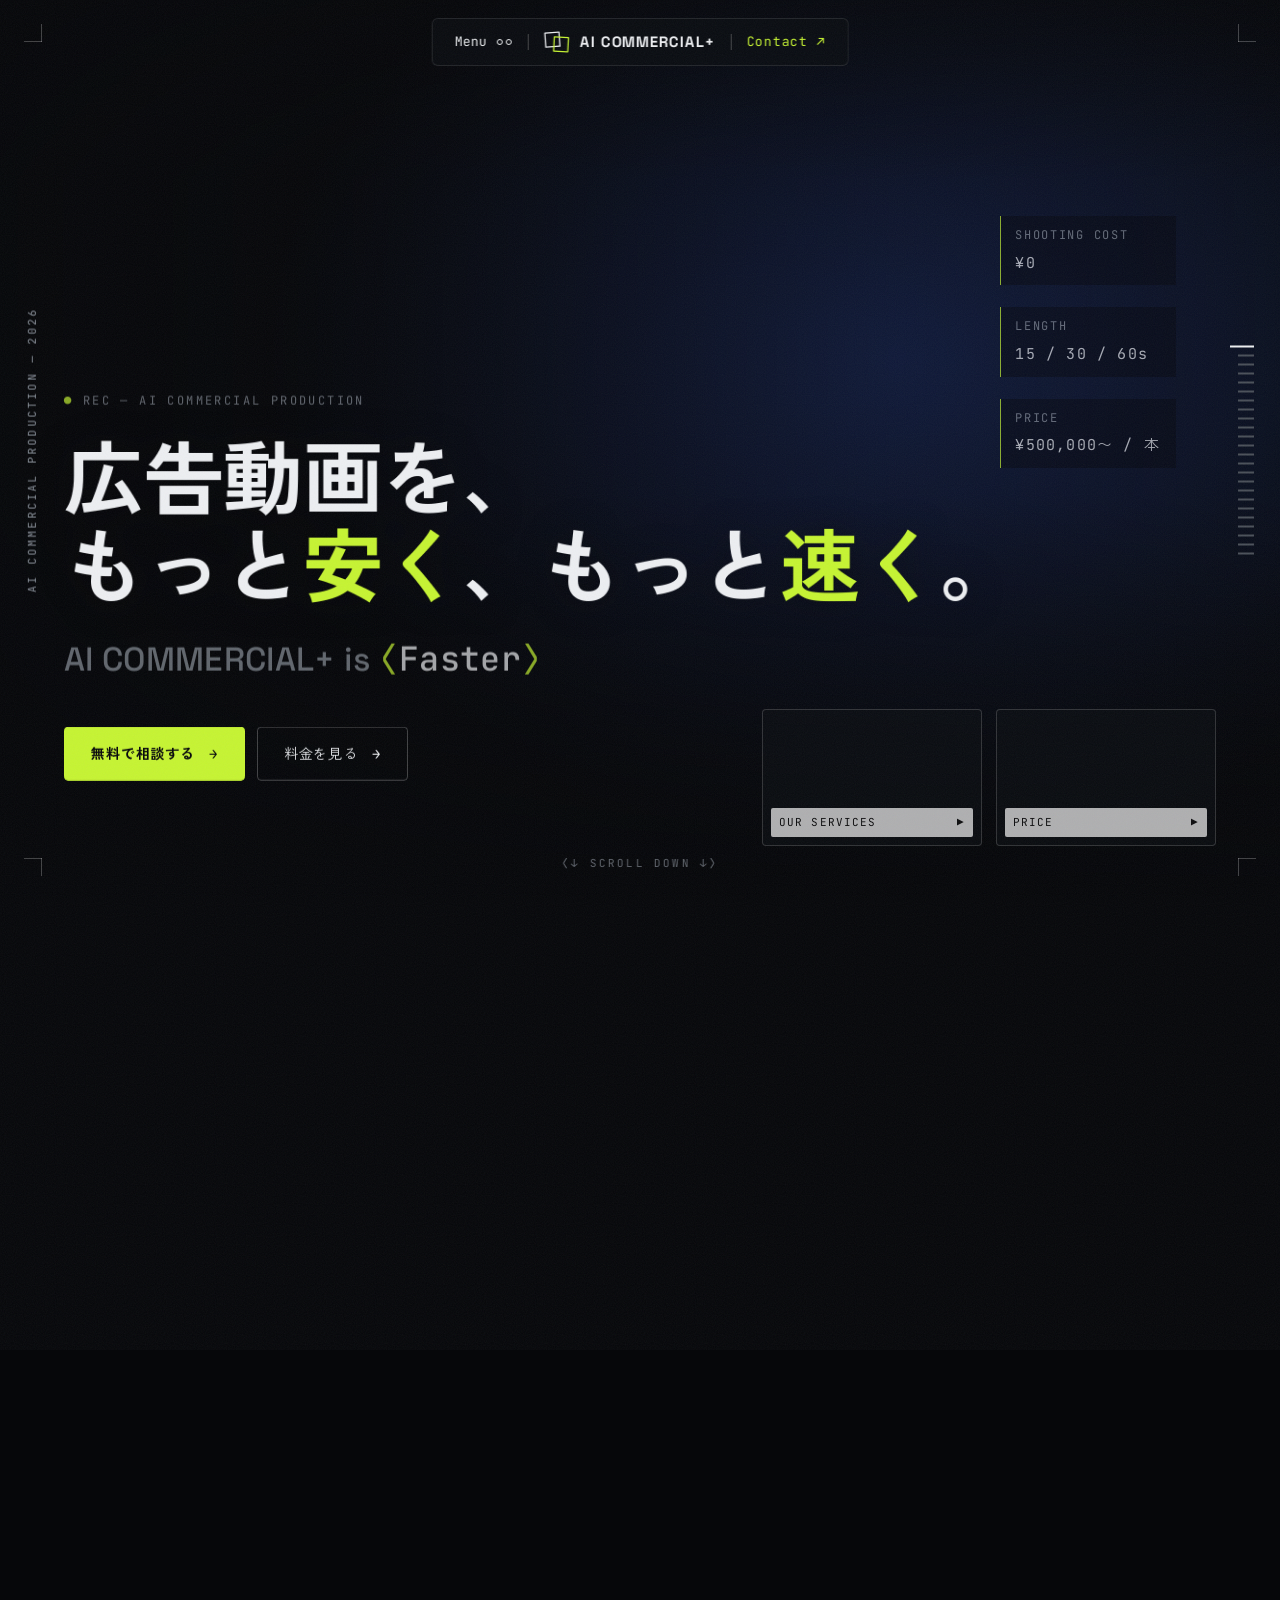
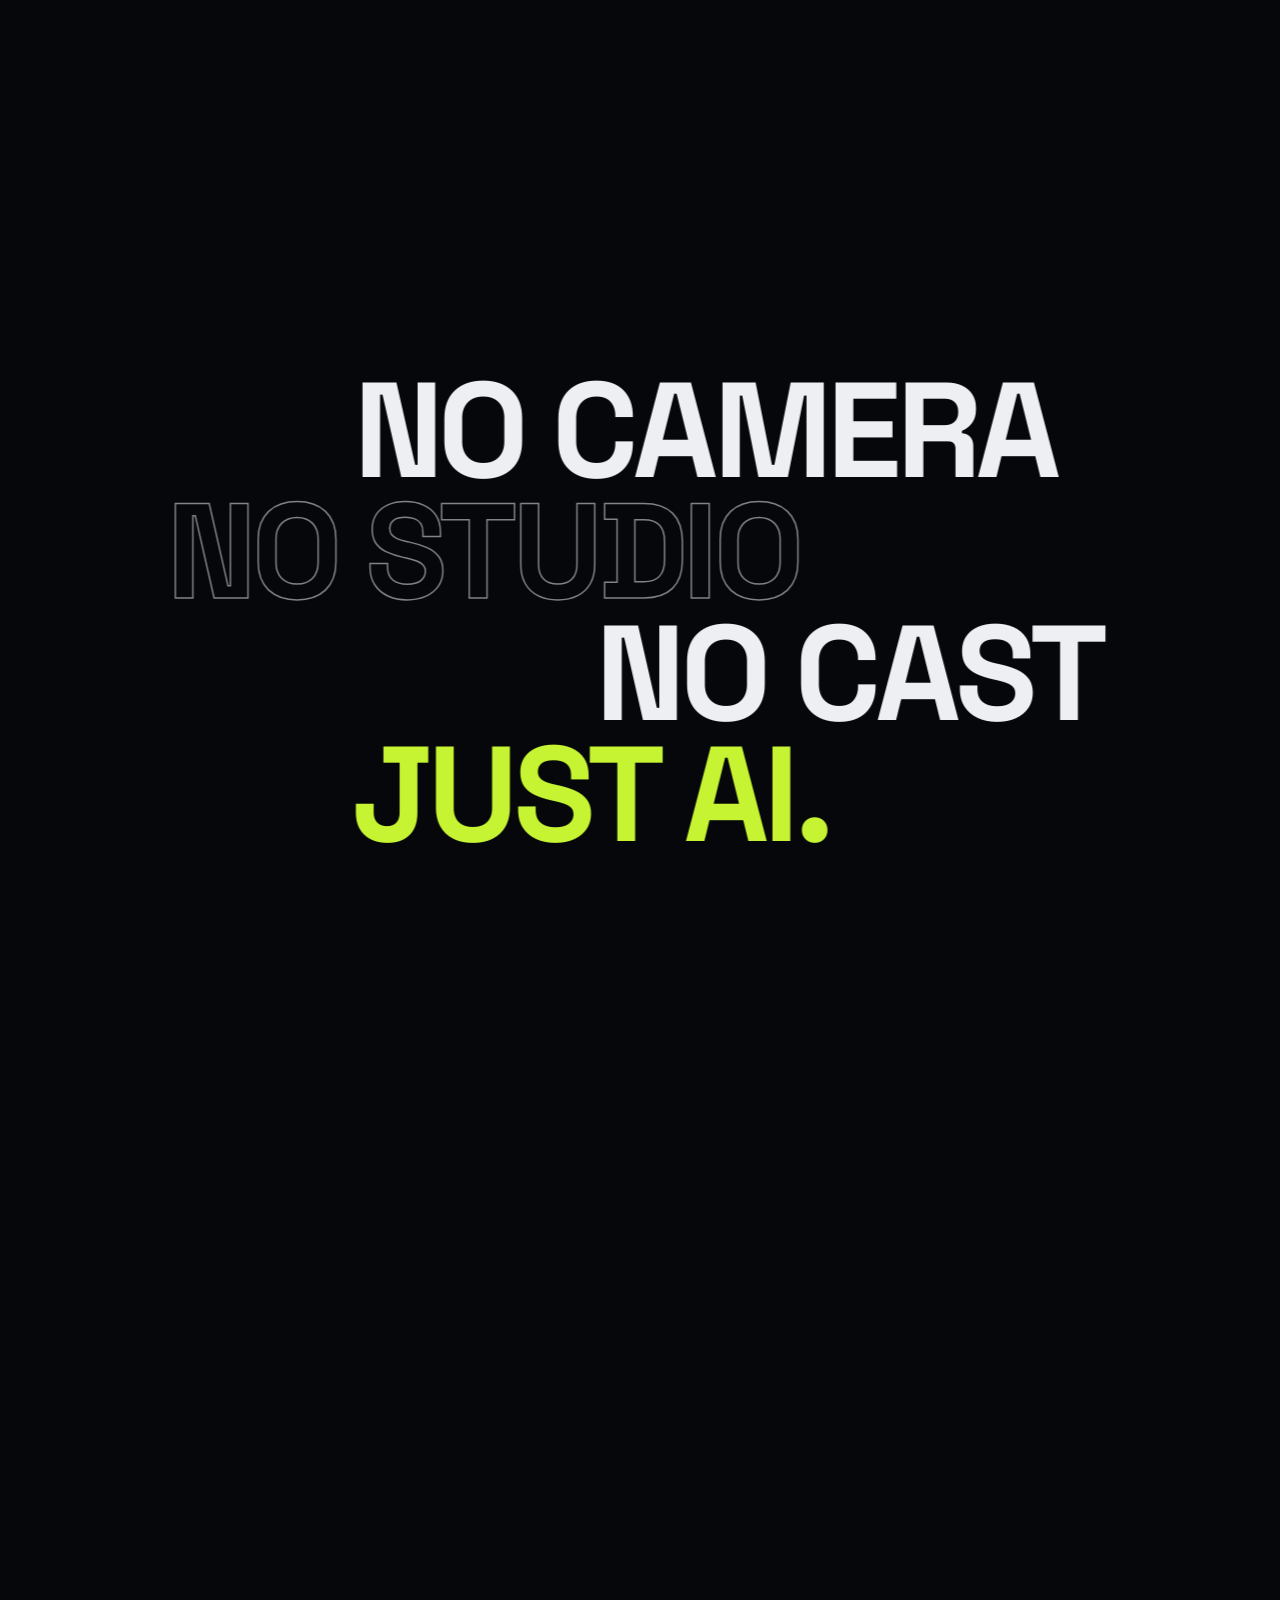
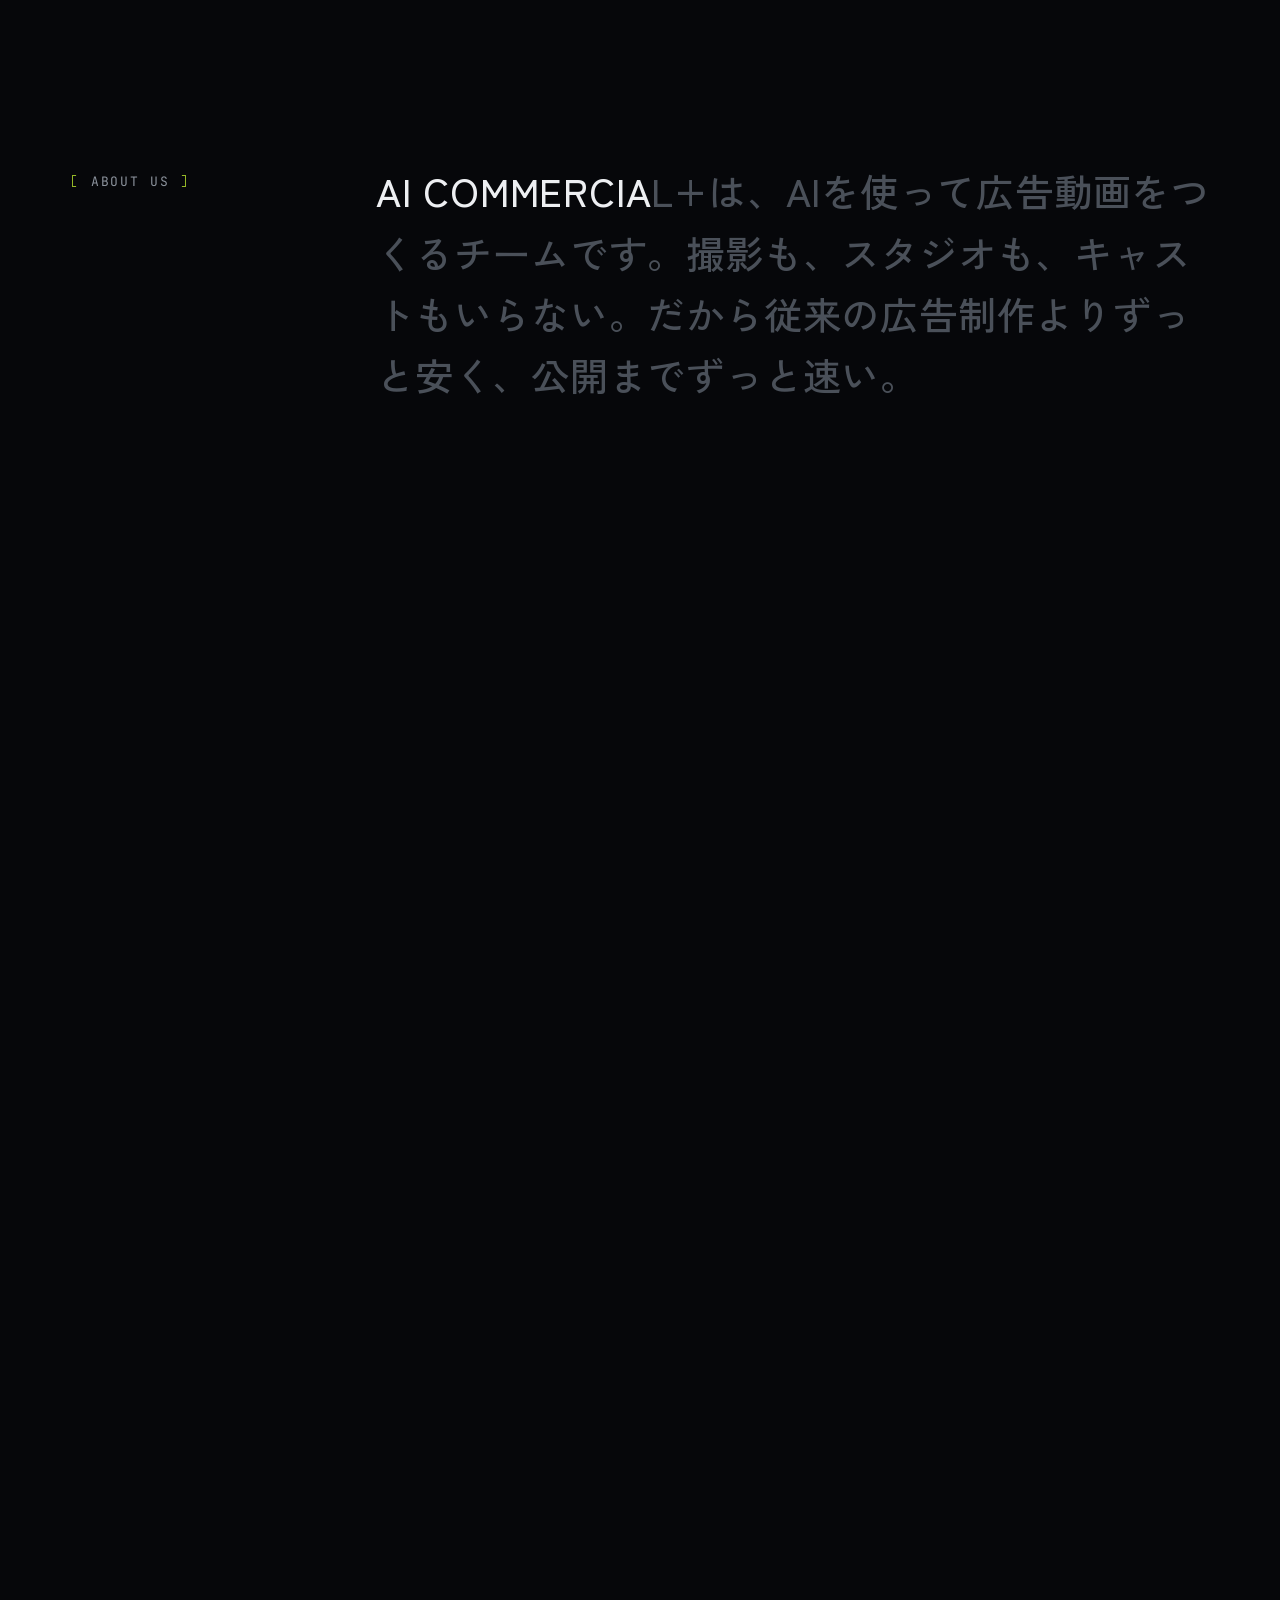
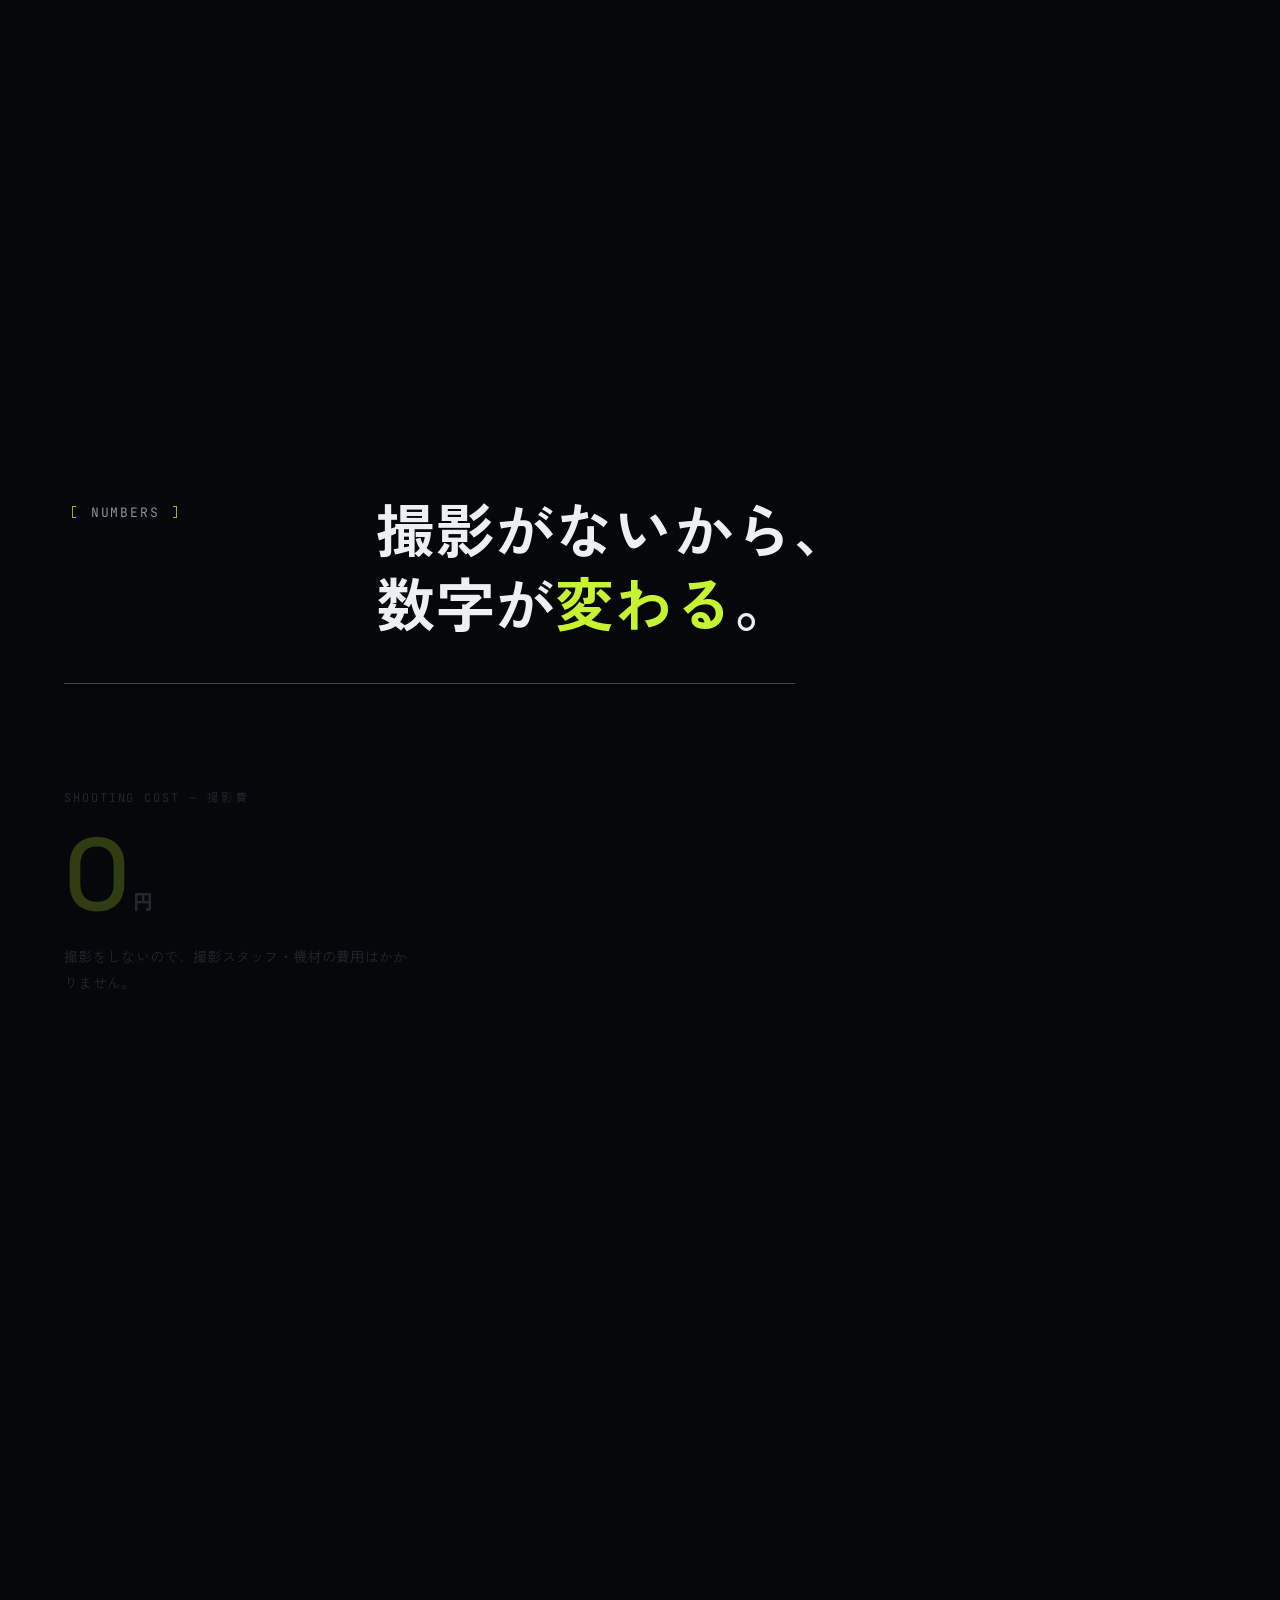
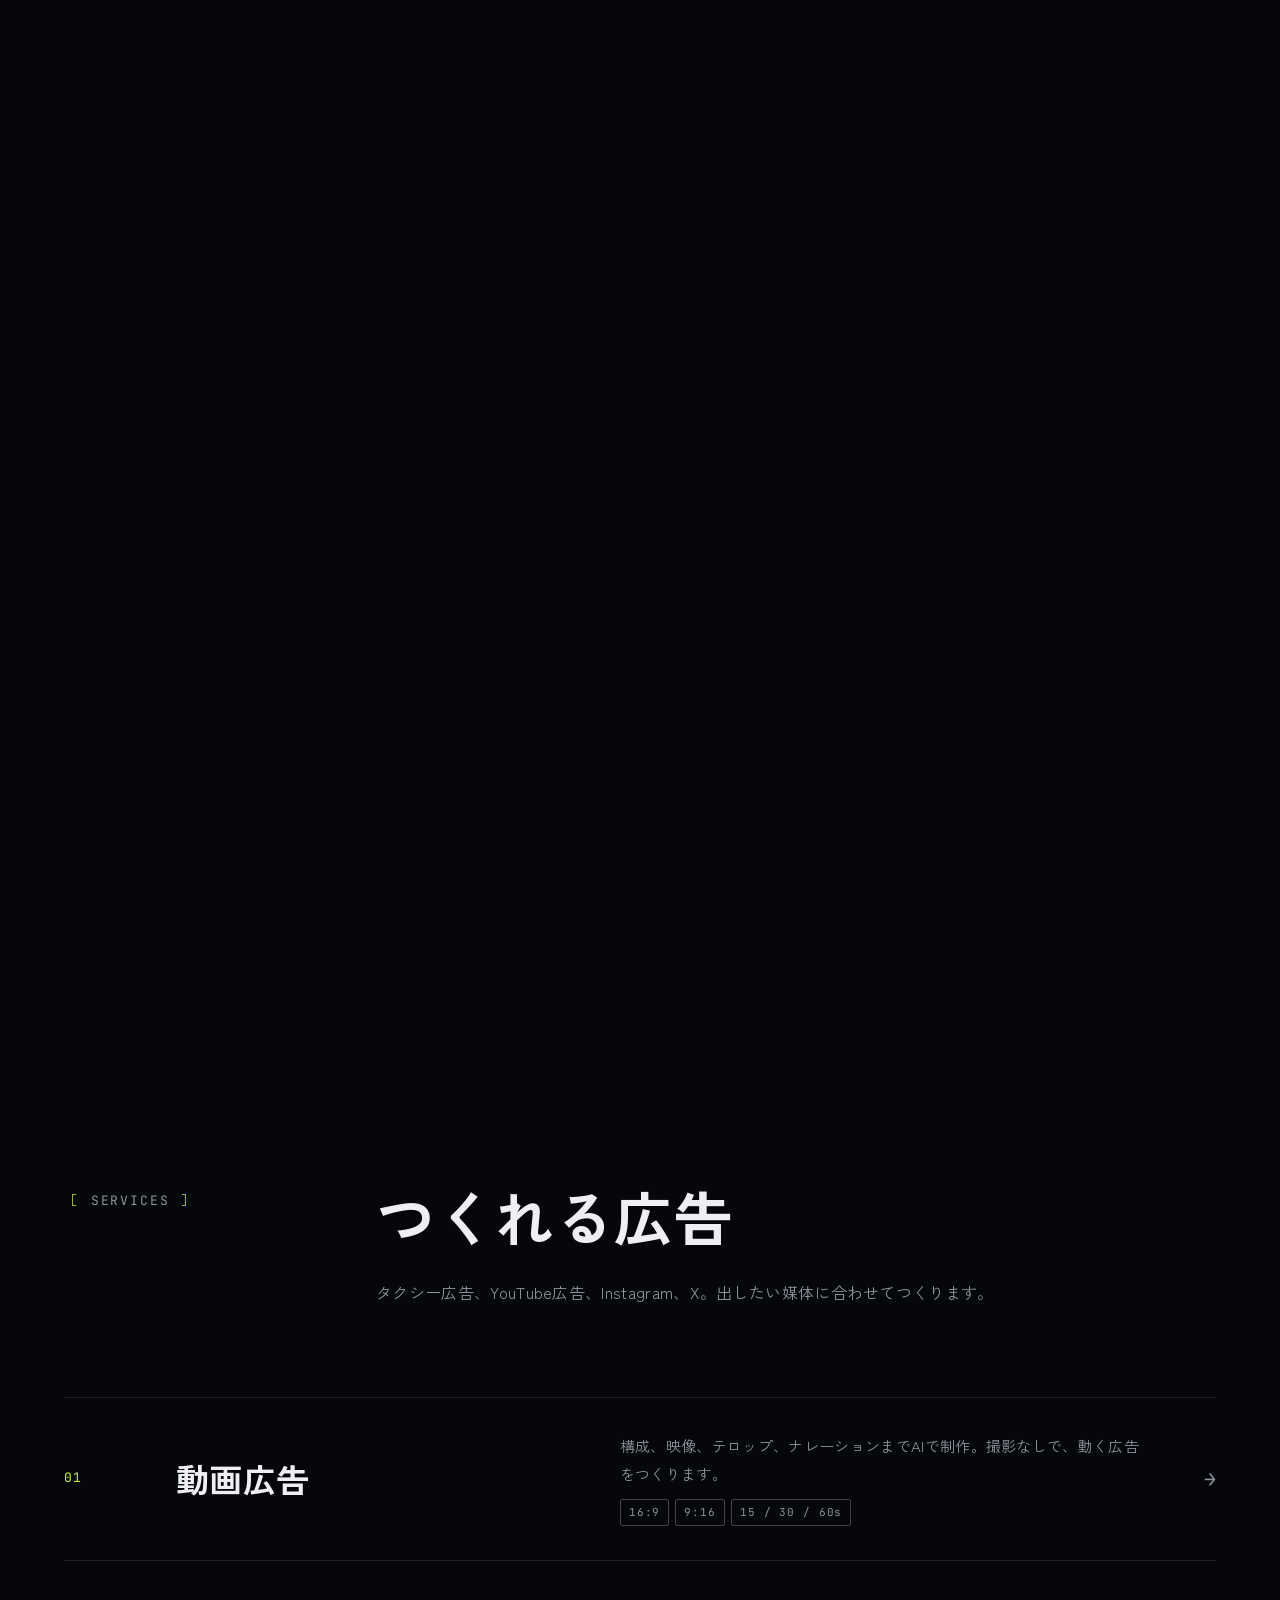
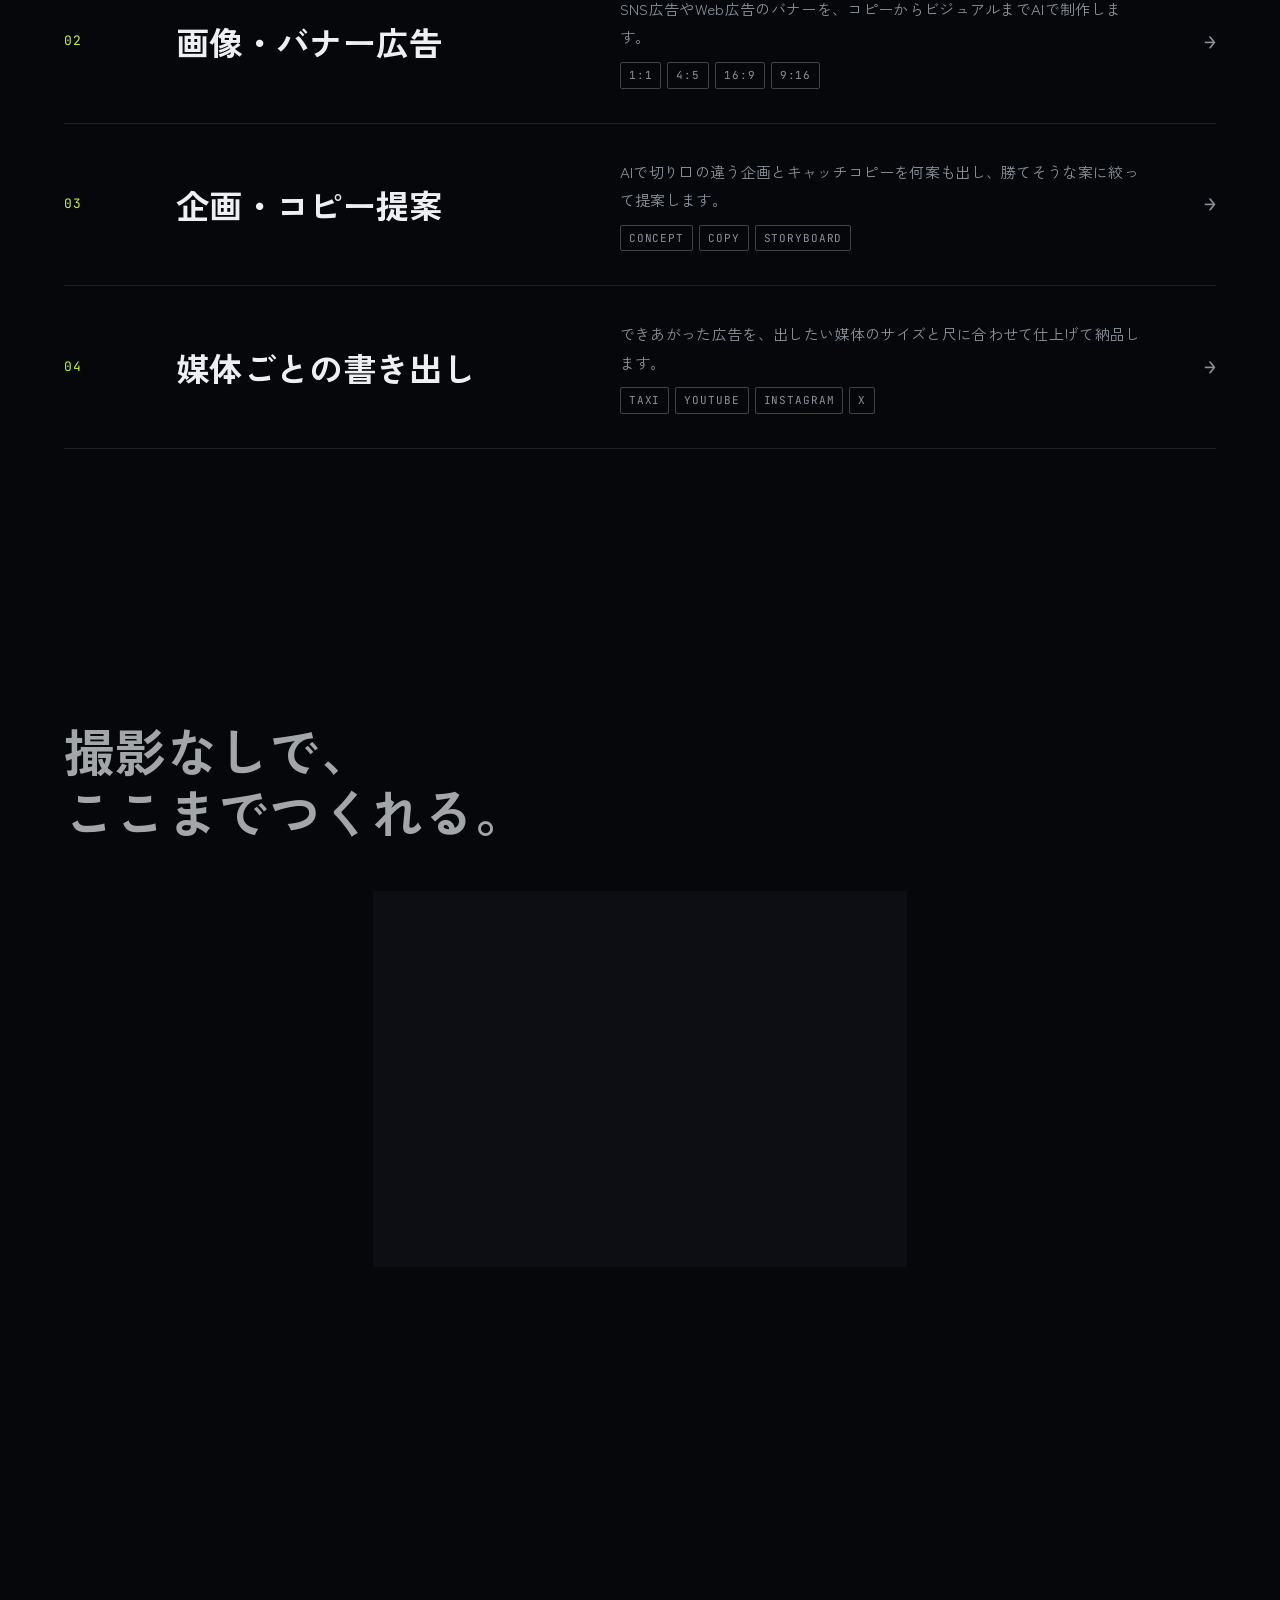
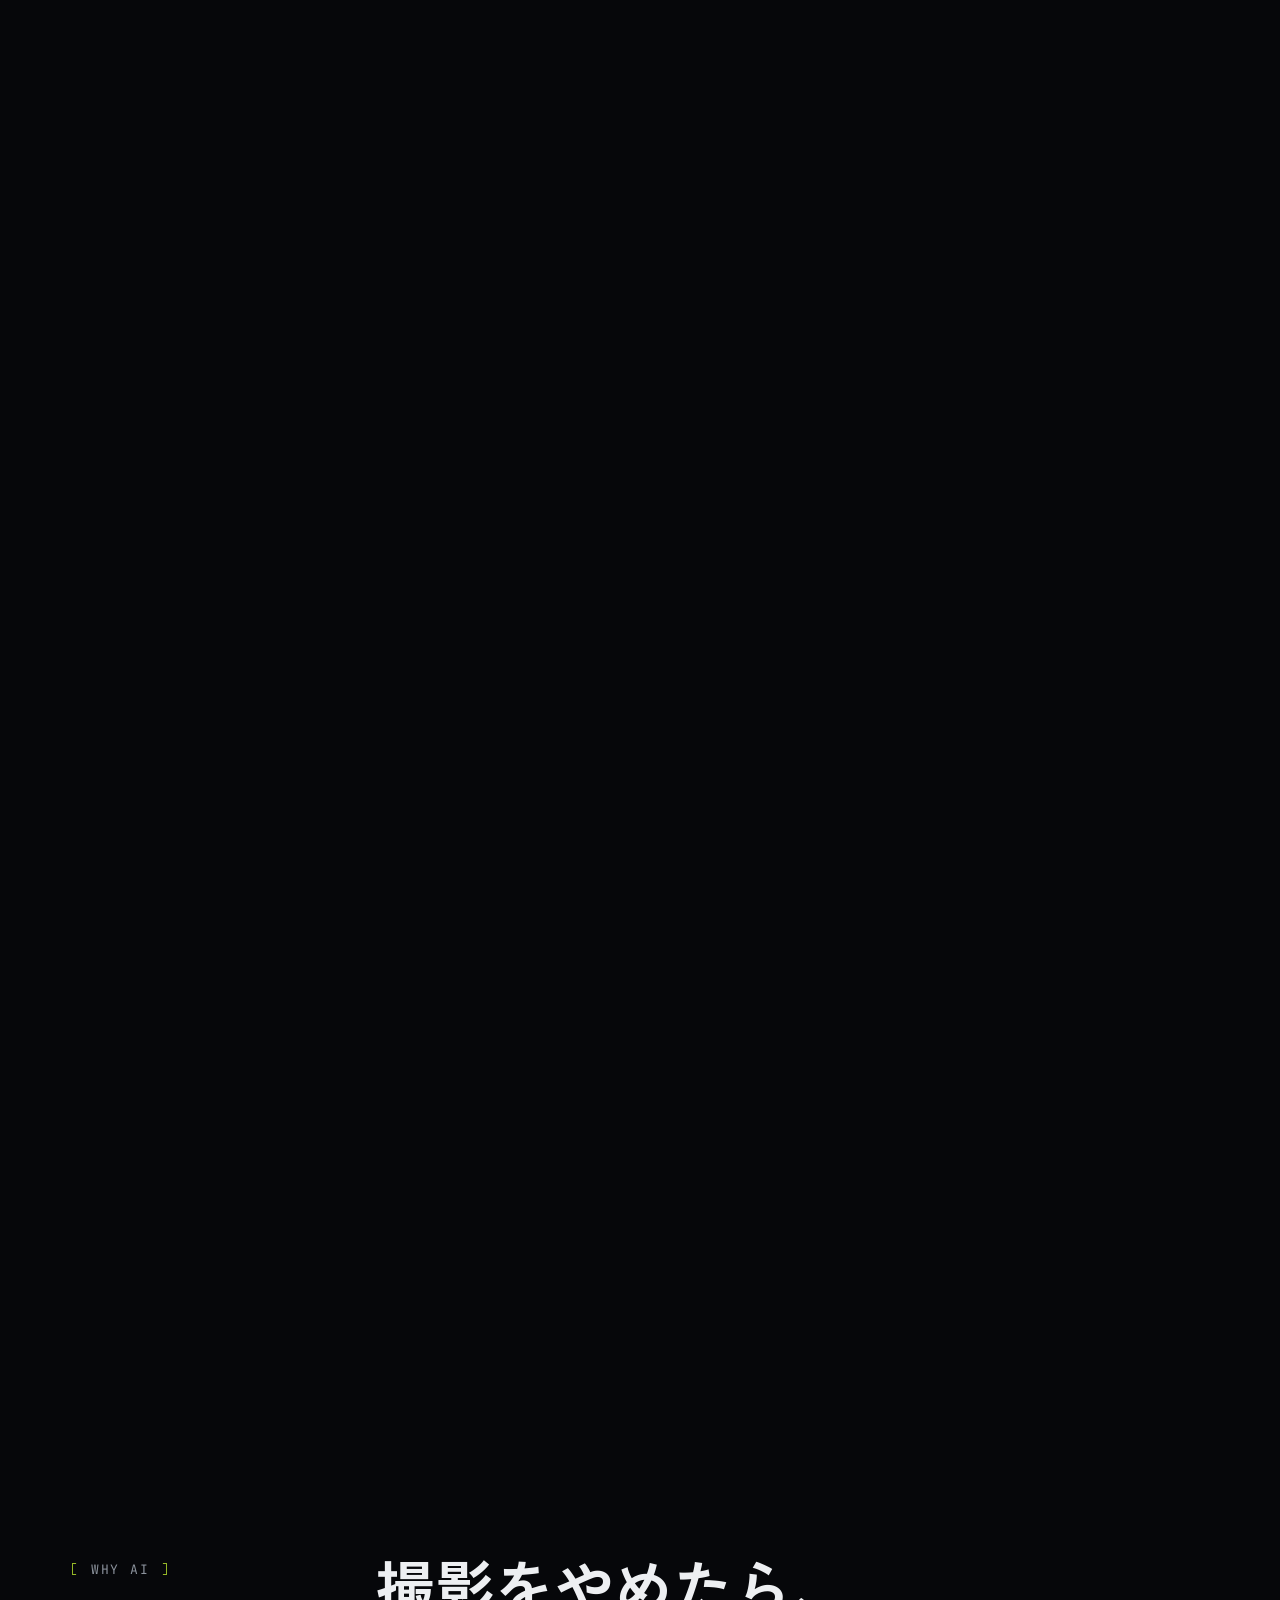
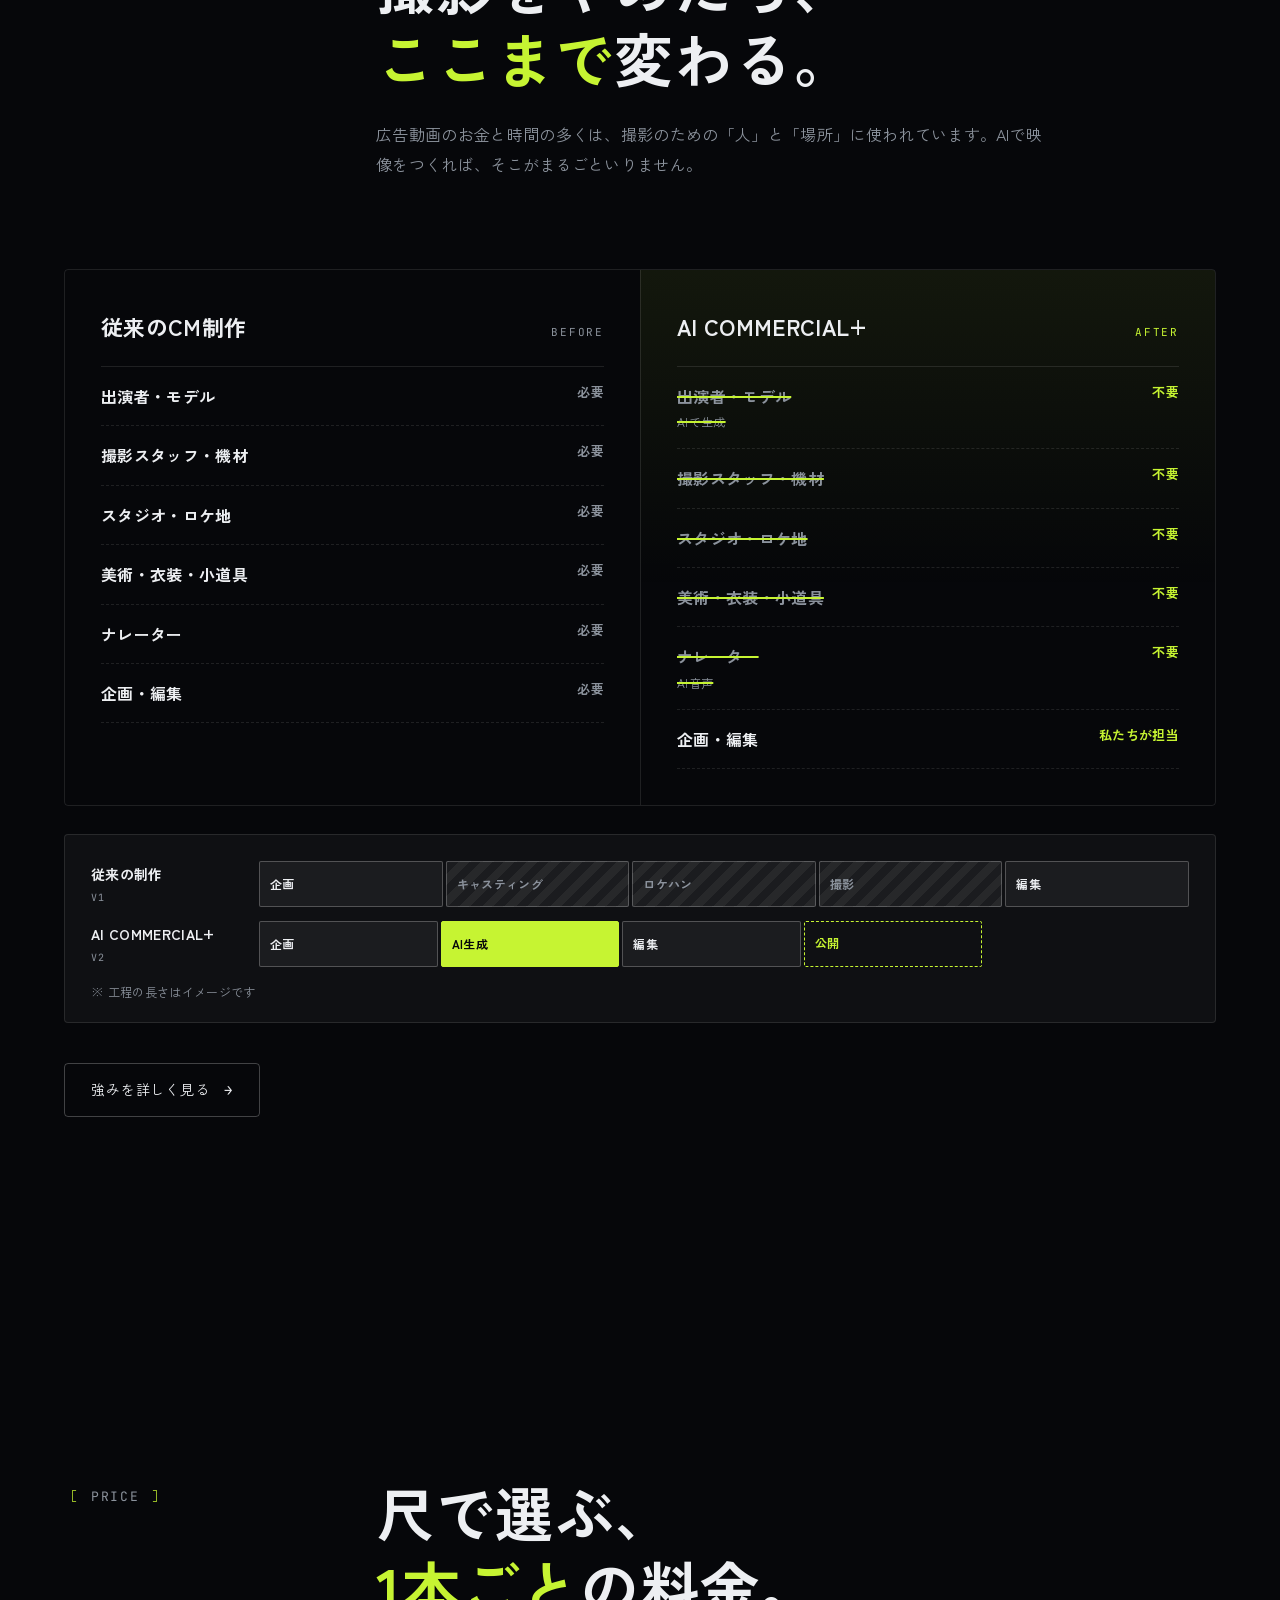
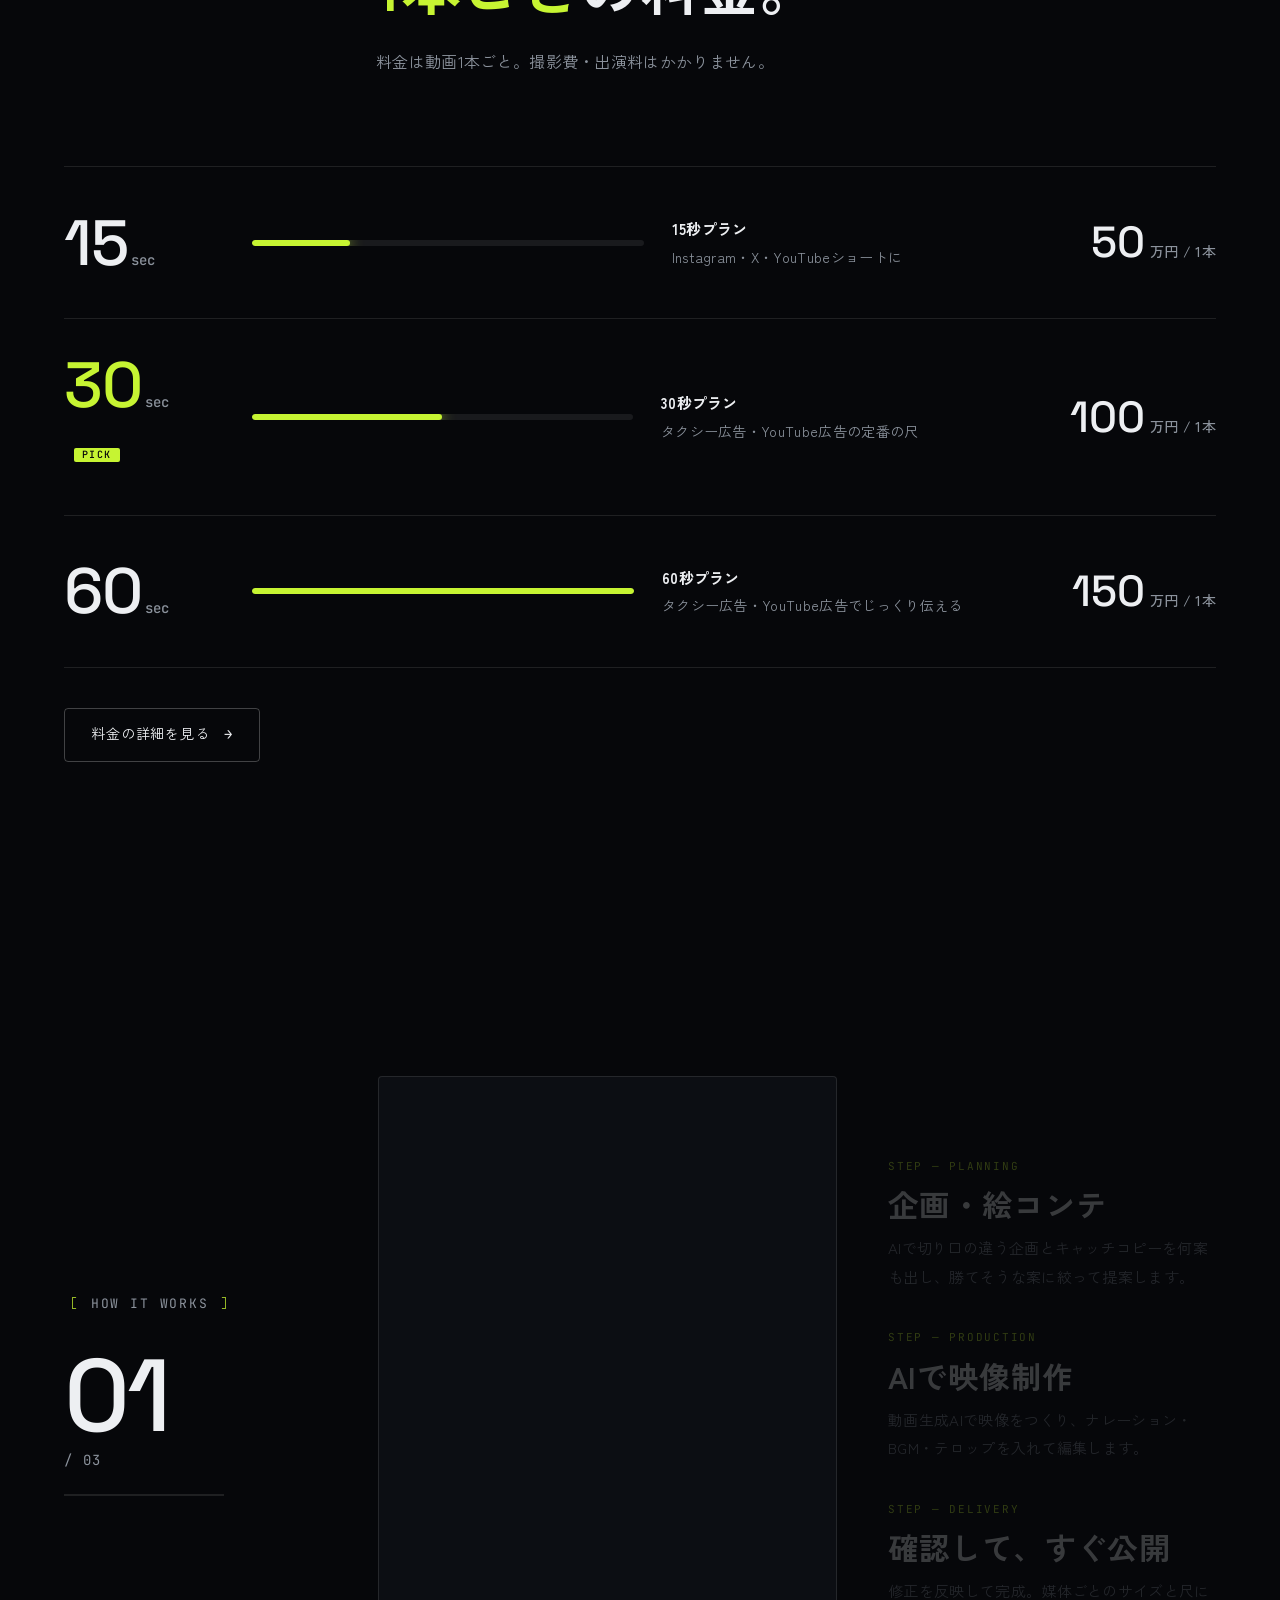
<file: index.html>
<!DOCTYPE html>
<html lang="ja">
<head>
<meta charset="UTF-8">
<meta name="viewport" content="width=device-width, initial-scale=1.0">
<title>AI COMMERCIAL+｜AIでつくる広告動画制作</title>
<meta name="description" content="AIを使って広告動画を制作。撮影なしだから、従来の広告制作よりずっと安く、公開までずっと速い。">
<meta name="theme-color" content="#06070A">
<link rel="preconnect" href="https://fonts.googleapis.com">
<link rel="preconnect" href="https://fonts.gstatic.com" crossorigin>
<link href="https://fonts.googleapis.com/css2?family=Space+Grotesk:wght@400;500;700&amp;family=JetBrains+Mono:wght@400;700&amp;family=Zen+Kaku+Gothic+New:wght@400;500;700;900&amp;display=swap" rel="stylesheet">
<link rel="stylesheet" href="assets/site.css">
<script>
document.documentElement.classList.add('js');
// オープニングは 1 回の訪問で最初の 1 度だけ。動きを減らす設定なら出さない
(function () {
  var seen = false;
  try { seen = !!sessionStorage.getItem('introSeen'); sessionStorage.setItem('introSeen', '1'); } catch (e) {}
  if (!seen && !window.matchMedia('(prefers-reduced-motion: reduce)').matches) document.documentElement.classList.add('intro');
})();
</script>
</head>
<body>
<!-- オープニング（訪問ごとに初回だけ） -->
<div class="loader" aria-hidden="true">
<svg viewBox="100 120 330 280" fill="none"><rect class="ld-a" x="120" y="140" width="180" height="180" stroke="#EDEFF2" stroke-width="14" stroke-linejoin="round"/><rect class="ld-b" x="230" y="200" width="180" height="180" stroke="#C6F432" stroke-width="14" stroke-linejoin="round"/></svg>
<p>LOADING <b>000</b>%<span class="ld-t">_</span></p>
</div>
<div class="atmos" aria-hidden="true"><span class="f1"></span><span class="f2"></span><span class="f3"></span></div>
<div class="grain" aria-hidden="true"></div>
<div class="marks" aria-hidden="true"><span class="tl"></span><span class="tr"></span><span class="bl"></span><span class="br"></span></div>
<p class="side-label" aria-hidden="true">AI COMMERCIAL PRODUCTION — 2026</p>
<div class="ticks" aria-hidden="true"></div>

<header class="capsule">
<button class="menu-btn" type="button" aria-expanded="false" aria-controls="menu"><span class="menu-word">Menu</span><i aria-hidden="true"><b></b><b></b></i></button>
<a class="brand" href="index.html" aria-label="AI COMMERCIAL+ トップへ"><svg viewBox="100 120 330 280" fill="none" aria-hidden="true"><rect class="logo-sq logo-sq--a" x="120" y="140" width="180" height="180" stroke="currentColor" stroke-width="16" stroke-linejoin="round"/><rect class="logo-sq logo-sq--b" x="230" y="200" width="180" height="180" stroke="#C6F432" stroke-width="16" stroke-linejoin="round"/></svg><span>AI COMMERCIAL+</span></a>
<a class="cap-contact" href="contact.html">Contact ↗</a>
</header>
<nav id="menu" class="menu" aria-label="メニュー">
<ol>
<li><a href="index.html" aria-current="page"><small>00</small>Home<span>ホーム</span></a></li>
<li><a href="about.html"><small>01</small>About<span>私たちについて</span></a></li>
<li><a href="flow.html"><small>02</small>Flow<span>しくみ</span></a></li>
<li><a href="service.html"><small>03</small>Service<span>サービス</span></a></li>
<li><a href="strengths.html"><small>04</small>Why AI<span>強み</span></a></li>
<li><a href="price.html"><small>05</small>Price<span>料金</span></a></li>
<li><a href="faq.html"><small>06</small>FAQ<span>よくある質問</span></a></li>
<li><a href="contact.html"><small>07</small>Contact<span>お問い合わせ</span></a></li>
</ol>
<div class="menu-side">
<p>CONTACT<b>無料相談受付中</b></p>
<p>YOUTUBE<b>[チャンネル名]</b></p>
<a class="btn btn--lime" href="contact.html">無料で相談する <span class="arrow">→</span></a>
</div>
</nav>

<main>

<!-- ===== ヒーロー ===== -->
<section class="hero" data-scene aria-labelledby="hero-title">
<div class="hero-stage">
<!-- assets/hero-3.mp4 → assets/hero.mp4 の順に流れる -->
<div class="hero-media" aria-hidden="true"><video class="hero-video" src="assets/hero-3.mp4" data-next="assets/hero.mp4" muted playsinline preload="auto"></video></div>
<div class="hero-shade" aria-hidden="true"></div>
<div class="hero-inner">
<p class="hero-kicker hero-fade"><b>●</b> REC — AI COMMERCIAL PRODUCTION</p>
<h1 class="hero-title" id="hero-title" data-split>広告動画を、<br><span class="nb">もっと<em>安く</em>、</span><span class="nb">もっと<em>速く</em>。</span></h1>
<p class="hero-rot hero-fade">AI COMMERCIAL+ is <span class="br">⟨</span><span class="rot" data-words="Cheaper.|Faster.|Shoot-free.|Endless ideas.">Cheaper.</span><span class="br">⟩</span></p>
<div class="hero-actions hero-fade">
<a class="btn btn--lime" href="contact.html">無料で相談する <span class="arrow">→</span></a>
<a class="btn" href="price.html">料金を見る <span class="arrow">→</span></a>
</div>
</div>
<div class="hero-data hero-fade" aria-hidden="true">
<div>SHOOTING COST<b>¥0</b></div>
<div>LENGTH<b>15 / 30 / 60s</b></div>
<div>PRICE<b>¥500,000〜 / 本</b></div>
</div>
<div class="hero-cards hero-fade">
<a class="hero-card" href="service.html"><video data-auto src="assets/service-video.mp4" muted loop playsinline preload="metadata" aria-hidden="true"></video><span>OUR SERVICES <i aria-hidden="true">▶</i></span></a>
<a class="hero-card" href="price.html"><video data-auto src="assets/service-banner.mp4" muted loop playsinline preload="metadata" aria-hidden="true"></video><span>PRICE <i aria-hidden="true">▶</i></span></a>
</div>
<p class="scroll-cue" aria-hidden="true">⟨↓ SCROLL DOWN ↓⟩</p>
</div>
</section>

<!-- ===== スクロールで横に流れる大きな文字 ===== -->
<section class="kinetic" data-scene aria-label="撮影はいらない">
<div class="scene-stage">
<p class="k-line k-1" aria-hidden="true">NO CAMERA</p>
<p class="k-line k-2" aria-hidden="true">NO STUDIO</p>
<p class="k-line k-3" aria-hidden="true">NO CAST</p>
<p class="k-line k-4" aria-hidden="true"><em>JUST AI.</em></p>
<p class="k-note">カメラも、スタジオも、キャストもいらない。<br>映像は、AIでつくります。</p>
</div>
</section>

<!-- ===== 私たちについて ===== -->
<section class="section about-scene" data-scene aria-labelledby="about-label">
<div class="wrap scene-stage">
<div class="head">
<span class="label" id="about-label">About us</span>
<div>
<p class="glow-text">AI COMMERCIAL+は、AIを使って広告動画をつくるチームです。撮影も、スタジオも、キャストもいらない。だから従来の広告制作より<em>ずっと安く</em>、公開まで<em>ずっと速い</em>。</p>
<p class="about-more"><a class="btn" href="about.html">私たちについて <span class="arrow">→</span></a></p>
</div>
</div>
</div>
</section>

<!-- ===== 数字 ===== -->
<section class="section numbers" data-scene data-steps aria-labelledby="num-label">
<div class="wrap scene-stage">
<div class="head"><span class="label" id="num-label">Numbers</span><h2 class="title" data-reveal>撮影がないから、<br>数字が<em>変わる</em>。</h2></div>
<div class="stats">
<div class="stat" data-step><p class="k">SHOOTING COST — 撮影費</p><p class="v"><em data-count="0">0</em><small>円</small></p><p>撮影をしないので、撮影スタッフ・機材の費用はかかりません。</p></div>
<div class="stat" data-step><p class="k">PRICE — 料金</p><p class="v"><span data-count="50">50</span><small>万円〜 / 1本</small></p><p>15秒の動画広告1本から。</p></div>
<div class="stat" data-step><p class="k">LENGTH — 尺</p><p class="v"><span data-count="3">3</span><small>種類</small></p><p>15秒・30秒・60秒から選べます。</p></div>
</div>
</div>
</section>

<!-- ===== サービス ===== -->
<section class="section" aria-labelledby="svc-label">
<div class="wrap">
<div class="head"><span class="label" id="svc-label">Services</span><div><h2 class="title" data-reveal>つくれる広告</h2><p class="lead" data-reveal>タクシー広告、YouTube広告、Instagram、X。出したい媒体に合わせてつくります。</p></div></div>
<div class="rows">
<a class="row" href="service.html" data-reveal><span class="no">01</span><h3>動画広告</h3><div><p>構成、映像、テロップ、ナレーションまでAIで制作。撮影なしで、動く広告をつくります。</p><div class="tags"><span>16:9</span><span>9:16</span><span>15 / 30 / 60s</span></div></div><span class="go">→</span><span class="row-preview"><video src="assets/service-ad.mp4" muted loop playsinline preload="metadata" aria-hidden="true"></video></span></a>
<a class="row" href="service.html" data-reveal><span class="no">02</span><h3>画像・バナー広告</h3><div><p>SNS広告やWeb広告のバナーを、コピーからビジュアルまでAIで制作します。</p><div class="tags"><span>1:1</span><span>4:5</span><span>16:9</span><span>9:16</span></div></div><span class="go">→</span><span class="row-preview"><video src="assets/service-banner.mp4" muted loop playsinline preload="metadata" aria-hidden="true"></video></span></a>
<a class="row" href="service.html" data-reveal><span class="no">03</span><h3>企画・コピー提案</h3><div><p>AIで切り口の違う企画とキャッチコピーを何案も出し、勝てそうな案に絞って提案します。</p><div class="tags"><span>CONCEPT</span><span>COPY</span><span>STORYBOARD</span></div></div><span class="go">→</span><span class="row-preview"><video src="assets/service-plan.mp4" muted loop playsinline preload="metadata" aria-hidden="true"></video></span></a>
<a class="row" href="service.html" data-reveal><span class="no">04</span><h3>媒体ごとの書き出し</h3><div><p>できあがった広告を、出したい媒体のサイズと尺に合わせて仕上げて納品します。</p><div class="tags"><span>TAXI</span><span>YOUTUBE</span><span>INSTAGRAM</span><span>X</span></div></div><span class="go">→</span><span class="row-preview"><video src="assets/hero-2.mp4" muted loop playsinline preload="metadata" aria-hidden="true"></video></span></a>
</div>
</div>
</section>

<!-- ===== 小さな枠の映像が、スクロールで画面いっぱいに広がる ===== -->
<section class="expand" data-scene aria-label="AIでつくった映像">
<div class="scene-stage">
<p class="expand-copy">撮影なしで、<br>ここまでつくれる。</p>
<div class="expand-media" aria-hidden="true"><video data-auto src="assets/hero-2.mp4" muted loop playsinline preload="metadata"></video></div>
<p class="expand-cap" aria-hidden="true"><span>REEL 02</span><span>100% AI GENERATED</span></p>
</div>
</section>

<!-- ===== 比較 ===== -->
<section class="section" aria-labelledby="why-label">
<div class="wrap">
<div class="head"><span class="label" id="why-label">Why AI</span><div><h2 class="title" data-reveal>撮影をやめたら、<br><em>ここまで</em>変わる。</h2><p class="lead" data-reveal>広告動画のお金と時間の多くは、撮影のための「人」と「場所」に使われています。AIで映像をつくれば、そこがまるごといりません。</p></div></div>
<div class="versus" data-reveal>
<div>
<h3>従来のCM制作<small>BEFORE</small></h3>
<ul>
<li><span>出演者・モデル</span><span>必要</span></li>
<li><span>撮影スタッフ・機材</span><span>必要</span></li>
<li><span>スタジオ・ロケ地</span><span>必要</span></li>
<li><span>美術・衣装・小道具</span><span>必要</span></li>
<li><span>ナレーター</span><span>必要</span></li>
<li><span>企画・編集</span><span>必要</span></li>
</ul>
</div>
<div>
<h3>AI COMMERCIAL+<small>AFTER</small></h3>
<ul>
<li class="cut"><span>出演者・モデル<small>AIで生成</small></span><span>不要</span></li>
<li class="cut"><span>撮影スタッフ・機材</span><span>不要</span></li>
<li class="cut"><span>スタジオ・ロケ地</span><span>不要</span></li>
<li class="cut"><span>美術・衣装・小道具</span><span>不要</span></li>
<li class="cut"><span>ナレーター<small>AI音声</small></span><span>不要</span></li>
<li><span>企画・編集</span><span>私たちが担当</span></li>
</ul>
</div>
</div>
<div style="margin-top: 28px"><div class="timeline" data-reveal role="img" aria-label="制作工程の比較。従来は企画、キャスティング、ロケハン、撮影、編集。AI COMMERCIAL+は企画、AI生成、編集のあと公開。">
<div class="tl-row"><span>従来の制作<small>V1</small></span><div class="tl"><span class="clip">企画</span><span class="clip clip--wait">キャスティング</span><span class="clip clip--wait">ロケハン</span><span class="clip clip--wait">撮影</span><span class="clip">編集</span></div></div>
<div class="tl-row"><span>AI COMMERCIAL+<small>V2</small></span><div class="tl"><span class="clip">企画</span><span class="clip clip--ai">AI生成</span><span class="clip">編集</span><span class="clip clip--done">公開</span><span class="tl-rest"></span></div></div>
<p class="note">※ 工程の長さはイメージです</p>
</div></div>
<p style="margin-top: 40px" data-reveal><a class="btn" href="strengths.html">強みを詳しく見る <span class="arrow">→</span></a></p>
</div>
</section>

<!-- ===== 料金 ===== -->
<section class="section" aria-labelledby="price-label">
<div class="wrap">
<div class="head"><span class="label" id="price-label">Price</span><div><h2 class="title" data-reveal>尺で選ぶ、<br><em>1本ごと</em>の料金。</h2><p class="lead" data-reveal>料金は動画1本ごと。撮影費・出演料はかかりません。</p></div></div>
<div class="prices">
<div class="price" data-reveal>
<p class="sec">15<small>sec</small></p>
<div class="bar"><i style="--w: 25%"></i></div>
<div class="use"><b>15秒プラン</b>Instagram・X・YouTubeショートに</div>
<p class="yen">50<small>万円 / 1本</small></p>
</div>
<div class="price is-pick" data-reveal>
<p class="sec">30<small>sec</small><span class="pick">PICK</span></p>
<div class="bar"><i style="--w: 50%"></i></div>
<div class="use"><b>30秒プラン</b>タクシー広告・YouTube広告の定番の尺</div>
<p class="yen">100<small>万円 / 1本</small></p>
</div>
<div class="price" data-reveal>
<p class="sec">60<small>sec</small></p>
<div class="bar"><i style="--w: 100%"></i></div>
<div class="use"><b>60秒プラン</b>タクシー広告・YouTube広告でじっくり伝える</div>
<p class="yen">150<small>万円 / 1本</small></p>
</div>
</div>
<p style="margin-top: 40px" data-reveal><a class="btn" href="price.html">料金の詳細を見る <span class="arrow">→</span></a></p>
</div>
</section>

<!-- ===== しくみ：画面に留まったまま章が切り替わる ===== -->
<section class="chapters" data-scene data-chapters aria-labelledby="ch-label">
<div class="scene-stage">
<div class="ch-side">
<span class="label" id="ch-label">How it works</span>
<p class="ch-count" aria-hidden="true"><b>01</b> / 03</p>
<div class="ch-bar" aria-hidden="true"><i></i></div>
</div>
<div class="ch-media" aria-hidden="true">
<video src="assets/service-plan.mp4" muted loop playsinline preload="metadata"></video>
<video src="assets/service-video.mp4" muted loop playsinline preload="metadata"></video>
<video src="assets/service-banner.mp4" muted loop playsinline preload="metadata"></video>
</div>
<ol class="ch-list">
<li class="chapter"><small>STEP — PLANNING</small><h3>企画・絵コンテ</h3><p>AIで切り口の違う企画とキャッチコピーを何案も出し、勝てそうな案に絞って提案します。</p></li>
<li class="chapter"><small>STEP — PRODUCTION</small><h3>AIで映像制作</h3><p>動画生成AIで映像をつくり、ナレーション・BGM・テロップを入れて編集します。</p></li>
<li class="chapter"><small>STEP — DELIVERY</small><h3>確認して、すぐ公開</h3><p>修正を反映して完成。媒体ごとのサイズと尺に書き出して納品します。</p></li>
</ol>
</div>
</section>

<!-- ===== 制作例：列ごとに違う速さで流れる ===== -->
<section class="section" aria-labelledby="works-label">
<div class="wrap">
<div class="head"><span class="label" id="works-label">Works</span><div><h2 class="title" data-reveal>AIでつくった映像</h2><p class="lead" data-reveal>私たちがAIでつくった映像の一部です。</p></div></div>
<div class="gallery" data-scene="pass">
<div class="g-col">
<a class="work" href="service.html"><div class="work-media" data-tc="REEL 01"><video data-auto src="assets/hero.mp4" muted loop playsinline preload="metadata" aria-hidden="true"></video></div><div class="work-meta"><b>REEL 01</b><span>16:9 · AI GENERATED</span></div></a>
<a class="work" href="service.html"><div class="work-media" data-tc="REEL 04"><video data-auto src="assets/service-banner.mp4" muted loop playsinline preload="metadata" aria-hidden="true"></video></div><div class="work-meta"><b>REEL 04</b><span>16:9 · AI GENERATED</span></div></a>
</div>
<div class="g-col">
<a class="work" href="service.html"><div class="work-media" data-tc="REEL 02"><video data-auto src="assets/hero-2.mp4" muted loop playsinline preload="metadata" aria-hidden="true"></video></div><div class="work-meta"><b>REEL 02</b><span>16:9 · AI GENERATED</span></div></a>
<a class="work" href="service.html"><div class="work-media" data-tc="REEL 05"><video data-auto src="assets/service-plan.mp4" muted loop playsinline preload="metadata" aria-hidden="true"></video></div><div class="work-meta"><b>REEL 05</b><span>16:9 · AI GENERATED</span></div></a>
</div>
<div class="g-col">
<a class="work" href="service.html"><div class="work-media" data-tc="REEL 03"><video data-auto src="assets/service-video.mp4" muted loop playsinline preload="metadata" aria-hidden="true"></video></div><div class="work-meta"><b>REEL 03</b><span>16:9 · AI GENERATED</span></div></a>
<a class="g-more" href="service.html">サービスを<br>詳しく見る <span aria-hidden="true">→</span></a>
</div>
</div>
</div>
</section>

<!-- ===== YouTube ===== -->
<section class="section" aria-labelledby="yt-label">
<div class="wrap split">
<div>
<span class="label" id="yt-label">YouTube</span>
<h2 class="title" style="margin-top: 24px" data-reveal>YouTubeでも<br><em>発信</em>しています。</h2>
<p class="lead" data-reveal>[チャンネルで発信している内容]。動画を出す側の目線で、見てもらえる広告をつくります。</p>
<p style="margin-top: 32px" data-reveal><a class="btn" href="about.html#youtube">私たちについて <span class="arrow">→</span></a></p>
</div>
<div data-reveal><a class="yt" href="#" target="_blank" rel="noopener"><!-- [チャンネルURL] に差し替える -->
<span class="yt-thumb"><video data-auto src="assets/hero-2.mp4" muted loop playsinline preload="metadata" aria-hidden="true"></video><span class="yt-play" aria-hidden="true"></span></span>
<span class="yt-meta"><span><b>[チャンネル名]</b><small>YOUTUBE CHANNEL</small></span><span class="go">↗</span></span>
</a></div>
</div>
</section>

<!-- ===== FAQ ===== -->
<section class="section" aria-labelledby="faq-label">
<div class="wrap">
<div class="head"><span class="label" id="faq-label">FAQ</span><h2 class="title" data-reveal>よくある質問</h2></div>
<div class="faq" data-reveal>
<details><summary><span class="q">Q.01</span>AIで作った広告って、商用で使っても大丈夫？</summary><p class="a">[利用しているAIツールの商用利用規約・権利の扱いについての説明]</p></details>
<details><summary><span class="q">Q.02</span>お店の写真やロゴも使える？</summary><p class="a">[写真・ロゴを生成に取り込めるかどうかの説明]</p></details>
<details><summary><span class="q">Q.03</span>気に入らなかったらどうなる？</summary><p class="a">[再生成の回数・条件]</p></details>
</div>
<p style="margin-top: 40px" data-reveal><a class="btn" href="faq.html">すべての質問を見る <span class="arrow">→</span></a></p>
</div>
</section>

<section class="contact" id="contact" aria-labelledby="contact-title">
<div class="wrap">
<span class="label">Contact</span>
<h2 class="contact-title" id="contact-title" data-reveal>次の広告は、<br><em>撮影なし</em>で。</h2>
<p data-reveal>ご相談・お見積りは無料です。つくりたい広告のことを聞かせてください。公開までのスケジュールもお出しします。</p>
<div class="contact-actions" data-reveal>
<a class="btn btn--lime" href="contact.html">無料で相談する <span class="arrow">→</span></a>
<a class="btn btn--line" href="contact.html#line">LINEで相談する <span class="arrow">→</span></a>
</div>
</div>
</section>
</main>

<footer class="footer">
<div class="wrap">
<div class="footer-grid">
<div>
<p class="mono" style="color: var(--text)">AI COMMERCIAL+</p>
<p>AIでつくる広告動画制作。撮影なしで、安く、速く。</p>
</div>
<div>
<h2>INDEX</h2>
<nav aria-label="フッターナビ">
<a href="index.html">ホーム</a>
<a href="about.html">私たちについて</a>
<a href="flow.html">しくみ</a>
<a href="service.html">サービス</a>
<a href="strengths.html">強み</a>
<a href="price.html">料金</a>
<a href="faq.html">よくある質問</a>
</nav>
</div>
<div>
<h2>CONTACT</h2>
<nav aria-label="お問い合わせ">
<a href="contact.html#mail">無料相談</a>
<a href="contact.html#line">LINE</a>
<a href="about.html#youtube">YouTube</a>
</nav>
</div>
</div>
<p class="wordmark" aria-hidden="true">AI COMMERCIAL<em>+</em></p>
</div>
<div class="wrap footer-bottom"><span>&copy; [年] AI COMMERCIAL+ ／ 運営：[運営者名]</span><span>END OF REEL</span></div>
</footer>
<a class="float-cta is-hidden" href="contact.html">無料相談 <span aria-hidden="true">→</span></a>
<script src="assets/site.js" defer></script>
</body>
</html>
</file>
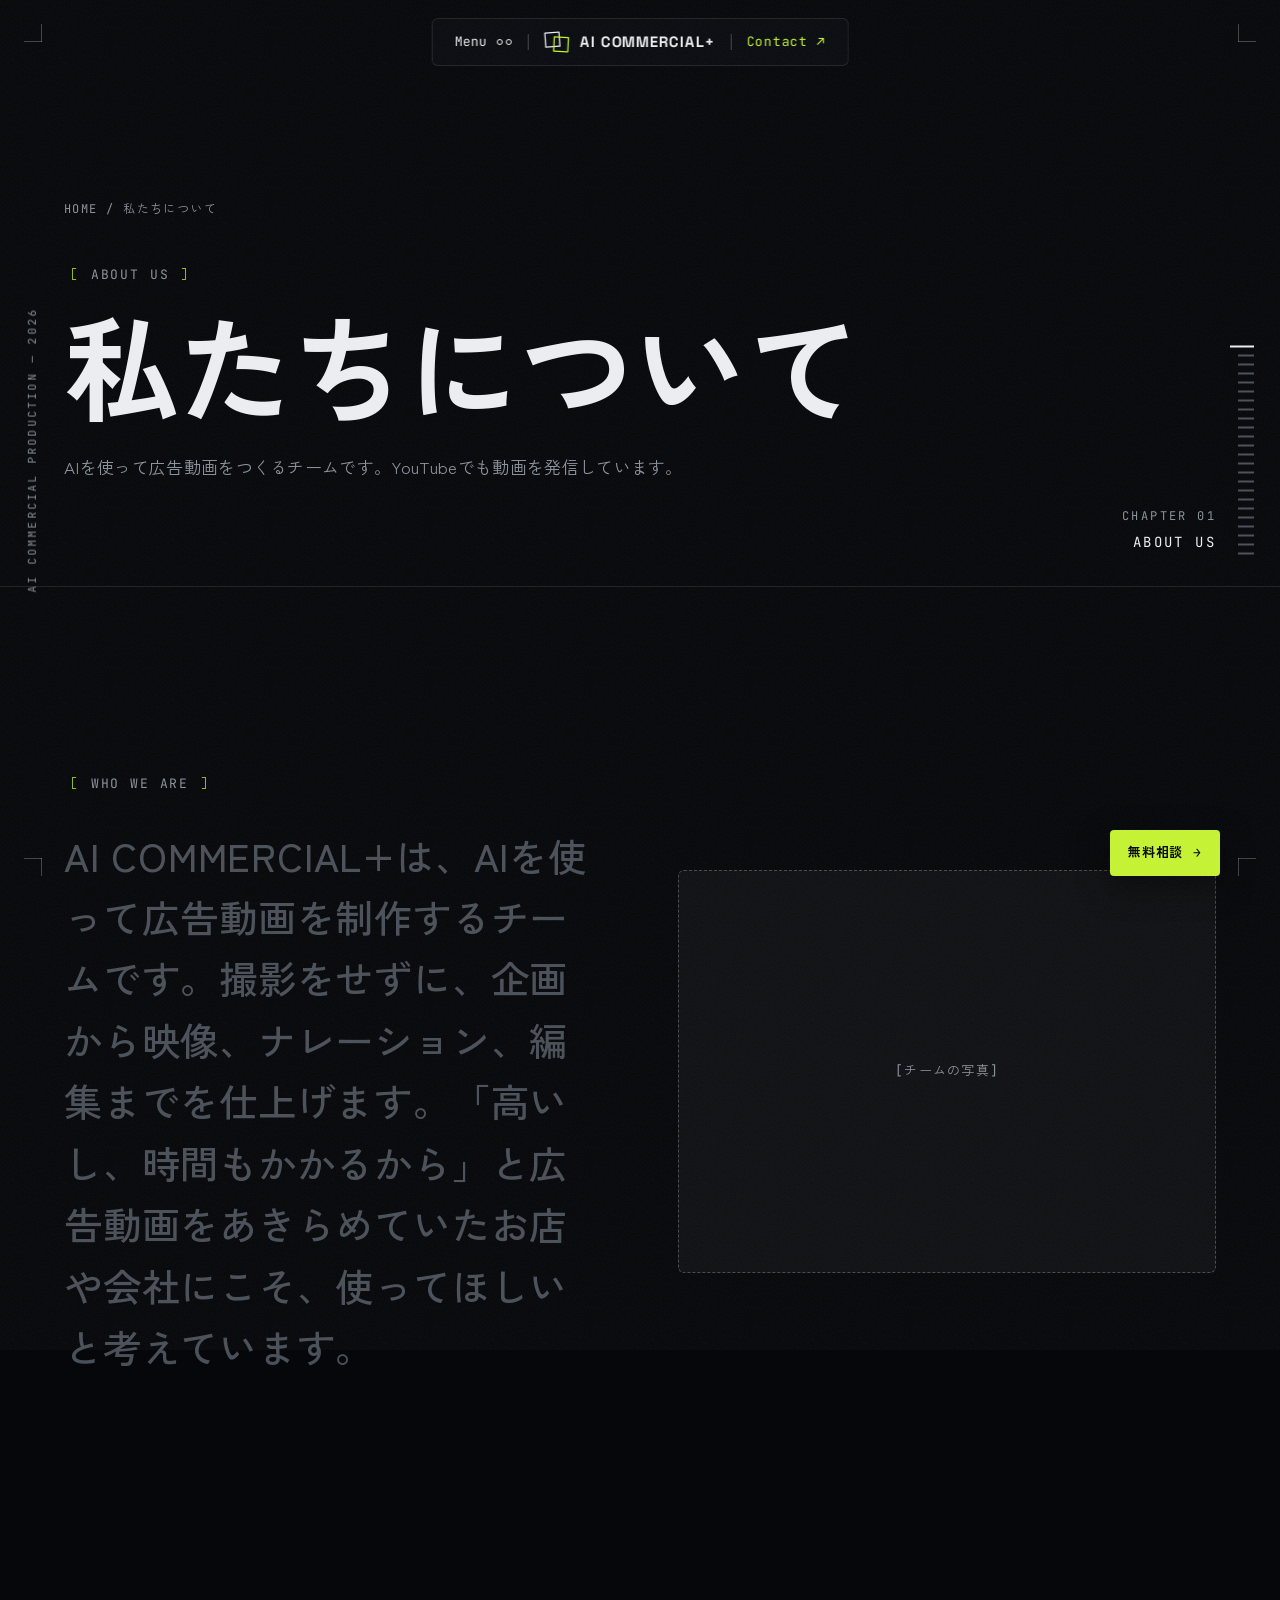
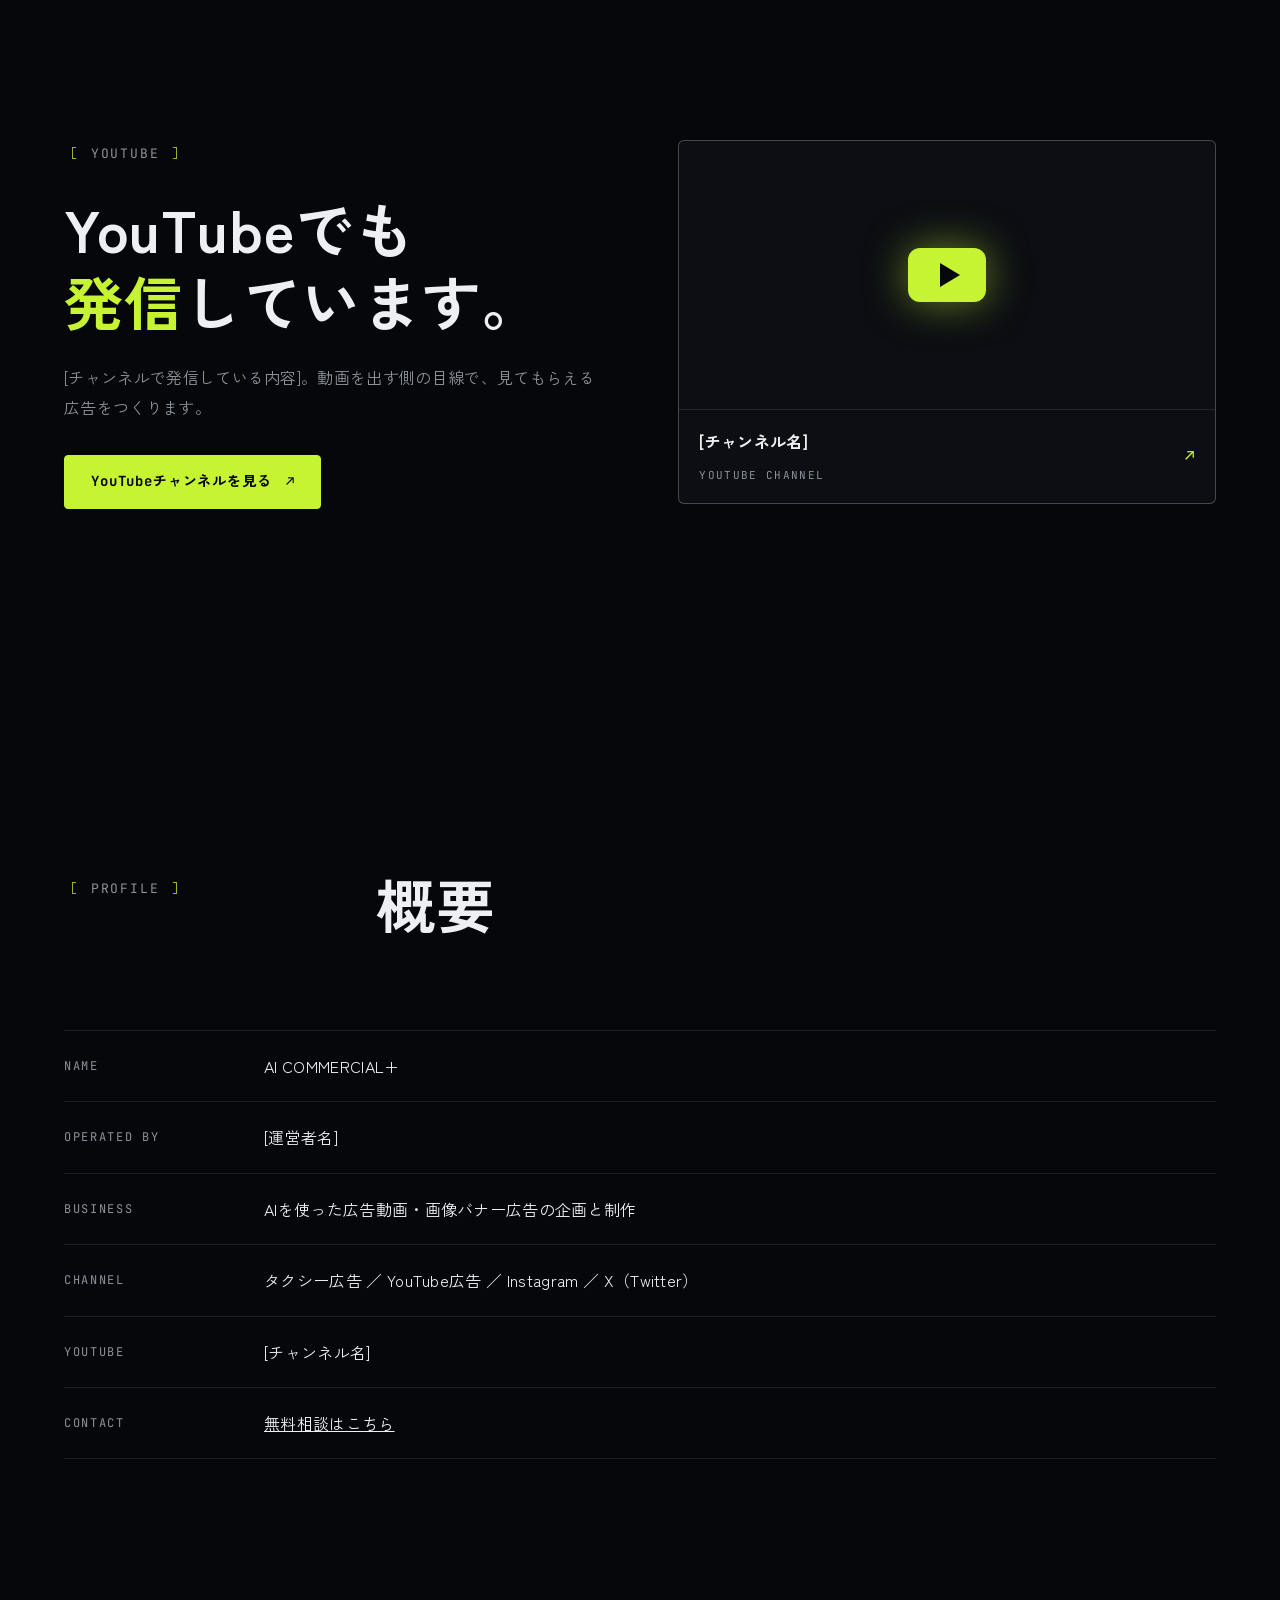
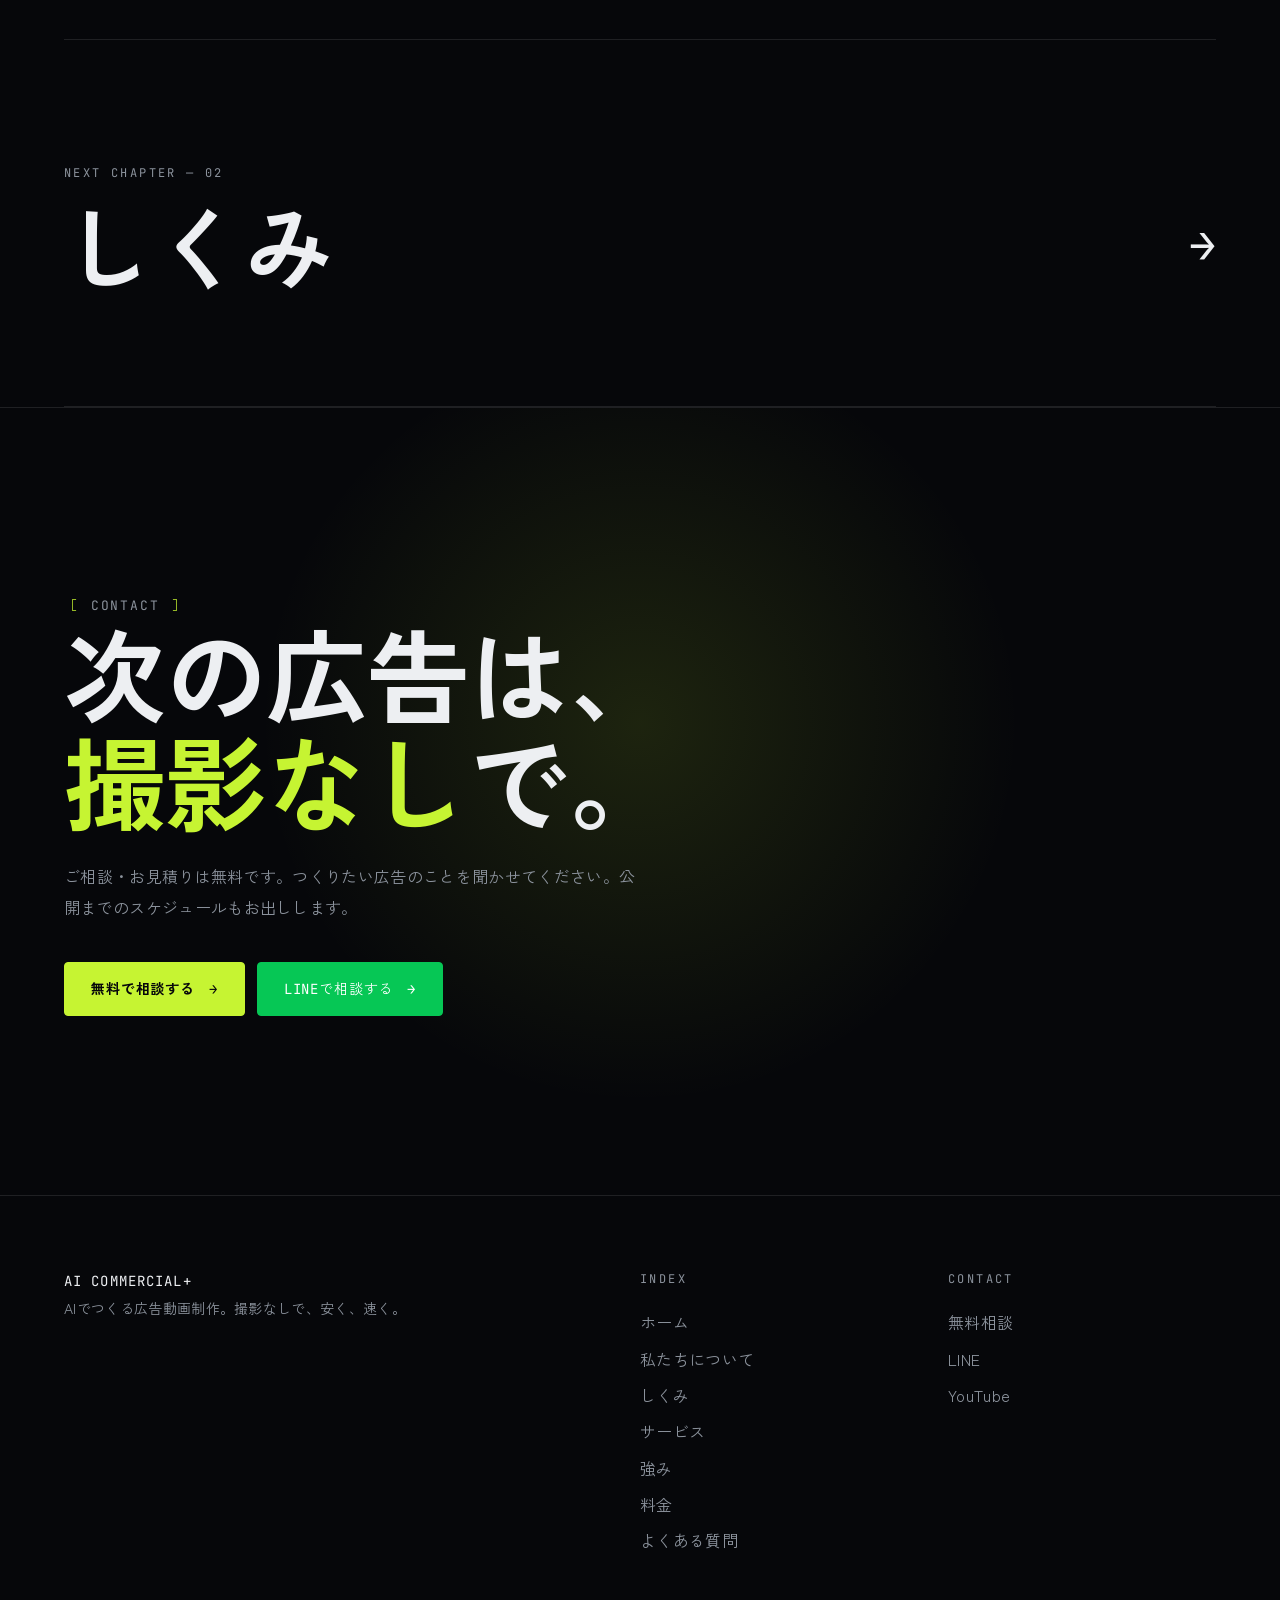
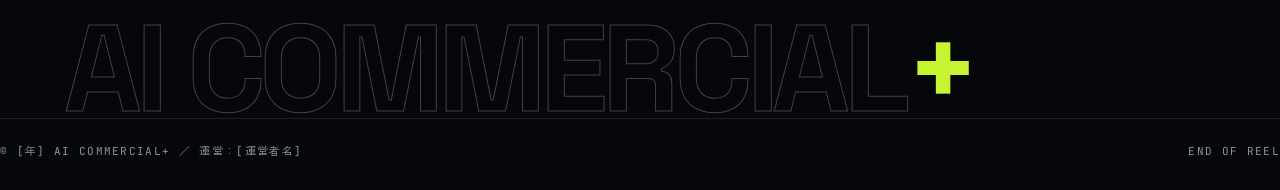
<file: about.html>
<!DOCTYPE html>
<html lang="ja">
<head>
<meta charset="UTF-8">
<meta name="viewport" content="width=device-width, initial-scale=1.0">
<title>私たちについて｜AI COMMERCIAL+</title>
<meta name="description" content="AI COMMERCIAL+は、AIを使って広告動画をつくるチームです。YouTubeでも動画を発信しています。">
<meta name="theme-color" content="#06070A">
<link rel="preconnect" href="https://fonts.googleapis.com">
<link rel="preconnect" href="https://fonts.gstatic.com" crossorigin>
<link href="https://fonts.googleapis.com/css2?family=Space+Grotesk:wght@400;500;700&amp;family=JetBrains+Mono:wght@400;700&amp;family=Zen+Kaku+Gothic+New:wght@400;500;700;900&amp;display=swap" rel="stylesheet">
<link rel="stylesheet" href="assets/site.css">
<script>
document.documentElement.classList.add('js');
</script>
</head>
<body>
<div class="atmos" aria-hidden="true"><span class="f1"></span><span class="f2"></span><span class="f3"></span></div>
<div class="grain" aria-hidden="true"></div>
<div class="marks" aria-hidden="true"><span class="tl"></span><span class="tr"></span><span class="bl"></span><span class="br"></span></div>
<p class="side-label" aria-hidden="true">AI COMMERCIAL PRODUCTION — 2026</p>
<div class="ticks" aria-hidden="true"></div>

<header class="capsule">
<button class="menu-btn" type="button" aria-expanded="false" aria-controls="menu"><span class="menu-word">Menu</span><i aria-hidden="true"><b></b><b></b></i></button>
<a class="brand" href="index.html" aria-label="AI COMMERCIAL+ トップへ"><svg viewBox="100 120 330 280" fill="none" aria-hidden="true"><rect class="logo-sq logo-sq--a" x="120" y="140" width="180" height="180" stroke="currentColor" stroke-width="16" stroke-linejoin="round"/><rect class="logo-sq logo-sq--b" x="230" y="200" width="180" height="180" stroke="#C6F432" stroke-width="16" stroke-linejoin="round"/></svg><span>AI COMMERCIAL+</span></a>
<a class="cap-contact" href="contact.html">Contact ↗</a>
</header>
<nav id="menu" class="menu" aria-label="メニュー">
<ol>
<li><a href="index.html"><small>00</small>Home<span>ホーム</span></a></li>
<li><a href="about.html" aria-current="page"><small>01</small>About<span>私たちについて</span></a></li>
<li><a href="flow.html"><small>02</small>Flow<span>しくみ</span></a></li>
<li><a href="service.html"><small>03</small>Service<span>サービス</span></a></li>
<li><a href="strengths.html"><small>04</small>Why AI<span>強み</span></a></li>
<li><a href="price.html"><small>05</small>Price<span>料金</span></a></li>
<li><a href="faq.html"><small>06</small>FAQ<span>よくある質問</span></a></li>
<li><a href="contact.html"><small>07</small>Contact<span>お問い合わせ</span></a></li>
</ol>
<div class="menu-side">
<p>CONTACT<b>無料相談受付中</b></p>
<p>YOUTUBE<b>[チャンネル名]</b></p>
<a class="btn btn--lime" href="contact.html">無料で相談する <span class="arrow">→</span></a>
</div>
</nav>

<main>
<section class="page-head" aria-labelledby="page-title">
<div class="wrap">
<p class="crumbs"><a href="index.html">HOME</a> / 私たちについて</p>
<span class="label">About us</span>
<h1 class="page-title" id="page-title" data-split>私たちについて</h1>
<p class="page-lead hero-fade">AIを使って広告動画をつくるチームです。YouTubeでも動画を発信しています。</p>
</div>
<p class="page-en" aria-hidden="true">CHAPTER 01<b>ABOUT US</b></p>
</section>

<section class="section" aria-labelledby="who-label">
<div class="wrap split">
<div>
<span class="label" id="who-label">Who we are</span>
<p class="glow-text" style="margin-top: 28px">AI COMMERCIAL+は、AIを使って広告動画を制作するチームです。撮影をせずに、企画から映像、ナレーション、編集までを仕上げます。「高いし、時間もかかるから」と広告動画をあきらめていたお店や会社にこそ、<em>使ってほしい</em>と考えています。</p>
</div>
<div class="photo-slot" role="img" aria-label="チームの写真（準備中）" data-reveal>[チームの写真]</div>
</div>
</section>

<section class="section" id="youtube" aria-labelledby="yt-label">
<div class="wrap split">
<div>
<span class="label" id="yt-label">YouTube</span>
<h2 class="title" style="margin-top: 24px" data-reveal>YouTubeでも<br><em>発信</em>しています。</h2>
<p class="lead" data-reveal>[チャンネルで発信している内容]。動画を出す側の目線で、見てもらえる広告をつくります。</p>
<p style="margin-top: 32px" data-reveal><a class="btn btn--lime" href="#" target="_blank" rel="noopener">YouTubeチャンネルを見る <span class="arrow">↗</span></a></p>
</div>
<div data-reveal><a class="yt" href="#" target="_blank" rel="noopener"><!-- [チャンネルURL] に差し替える -->
<span class="yt-thumb"><video data-auto src="assets/hero-2.mp4" muted loop playsinline preload="metadata" aria-hidden="true"></video><span class="yt-play" aria-hidden="true"></span></span>
<span class="yt-meta"><span><b>[チャンネル名]</b><small>YOUTUBE CHANNEL</small></span><span class="go">↗</span></span>
</a></div>
</div>
</section>

<section class="section" aria-labelledby="profile-label">
<div class="wrap">
<div class="head"><span class="label" id="profile-label">Profile</span><h2 class="title" data-reveal>概要</h2></div>
<dl class="profile" data-reveal>
<dt>NAME</dt><dd>AI COMMERCIAL+</dd>
<dt>OPERATED BY</dt><dd>[運営者名]</dd>
<dt>BUSINESS</dt><dd>AIを使った広告動画・画像バナー広告の企画と制作</dd>
<dt>CHANNEL</dt><dd>タクシー広告 ／ YouTube広告 ／ Instagram ／ X（Twitter）</dd>
<dt>YOUTUBE</dt><dd>[チャンネル名]</dd>
<dt>CONTACT</dt><dd><a href="contact.html">無料相談はこちら</a></dd>
</dl>
</div>
</section>

<section aria-label="次のページ">
<div class="wrap">
<a class="next-page" href="flow.html" data-reveal><small>NEXT CHAPTER — 02</small><b>しくみ<span>→</span></b></a>
</div>
</section>
<section class="contact" id="contact" aria-labelledby="contact-title">
<div class="wrap">
<span class="label">Contact</span>
<h2 class="contact-title" id="contact-title" data-reveal>次の広告は、<br><em>撮影なし</em>で。</h2>
<p data-reveal>ご相談・お見積りは無料です。つくりたい広告のことを聞かせてください。公開までのスケジュールもお出しします。</p>
<div class="contact-actions" data-reveal>
<a class="btn btn--lime" href="contact.html">無料で相談する <span class="arrow">→</span></a>
<a class="btn btn--line" href="contact.html#line">LINEで相談する <span class="arrow">→</span></a>
</div>
</div>
</section>
</main>

<footer class="footer">
<div class="wrap">
<div class="footer-grid">
<div>
<p class="mono" style="color: var(--text)">AI COMMERCIAL+</p>
<p>AIでつくる広告動画制作。撮影なしで、安く、速く。</p>
</div>
<div>
<h2>INDEX</h2>
<nav aria-label="フッターナビ">
<a href="index.html">ホーム</a>
<a href="about.html">私たちについて</a>
<a href="flow.html">しくみ</a>
<a href="service.html">サービス</a>
<a href="strengths.html">強み</a>
<a href="price.html">料金</a>
<a href="faq.html">よくある質問</a>
</nav>
</div>
<div>
<h2>CONTACT</h2>
<nav aria-label="お問い合わせ">
<a href="contact.html#mail">無料相談</a>
<a href="contact.html#line">LINE</a>
<a href="about.html#youtube">YouTube</a>
</nav>
</div>
</div>
<p class="wordmark" aria-hidden="true">AI COMMERCIAL<em>+</em></p>
</div>
<div class="wrap footer-bottom"><span>&copy; [年] AI COMMERCIAL+ ／ 運営：[運営者名]</span><span>END OF REEL</span></div>
</footer>
<a class="float-cta is-hidden" href="contact.html">無料相談 <span aria-hidden="true">→</span></a>
<script src="assets/site.js" defer></script>
</body>
</html>
</file>
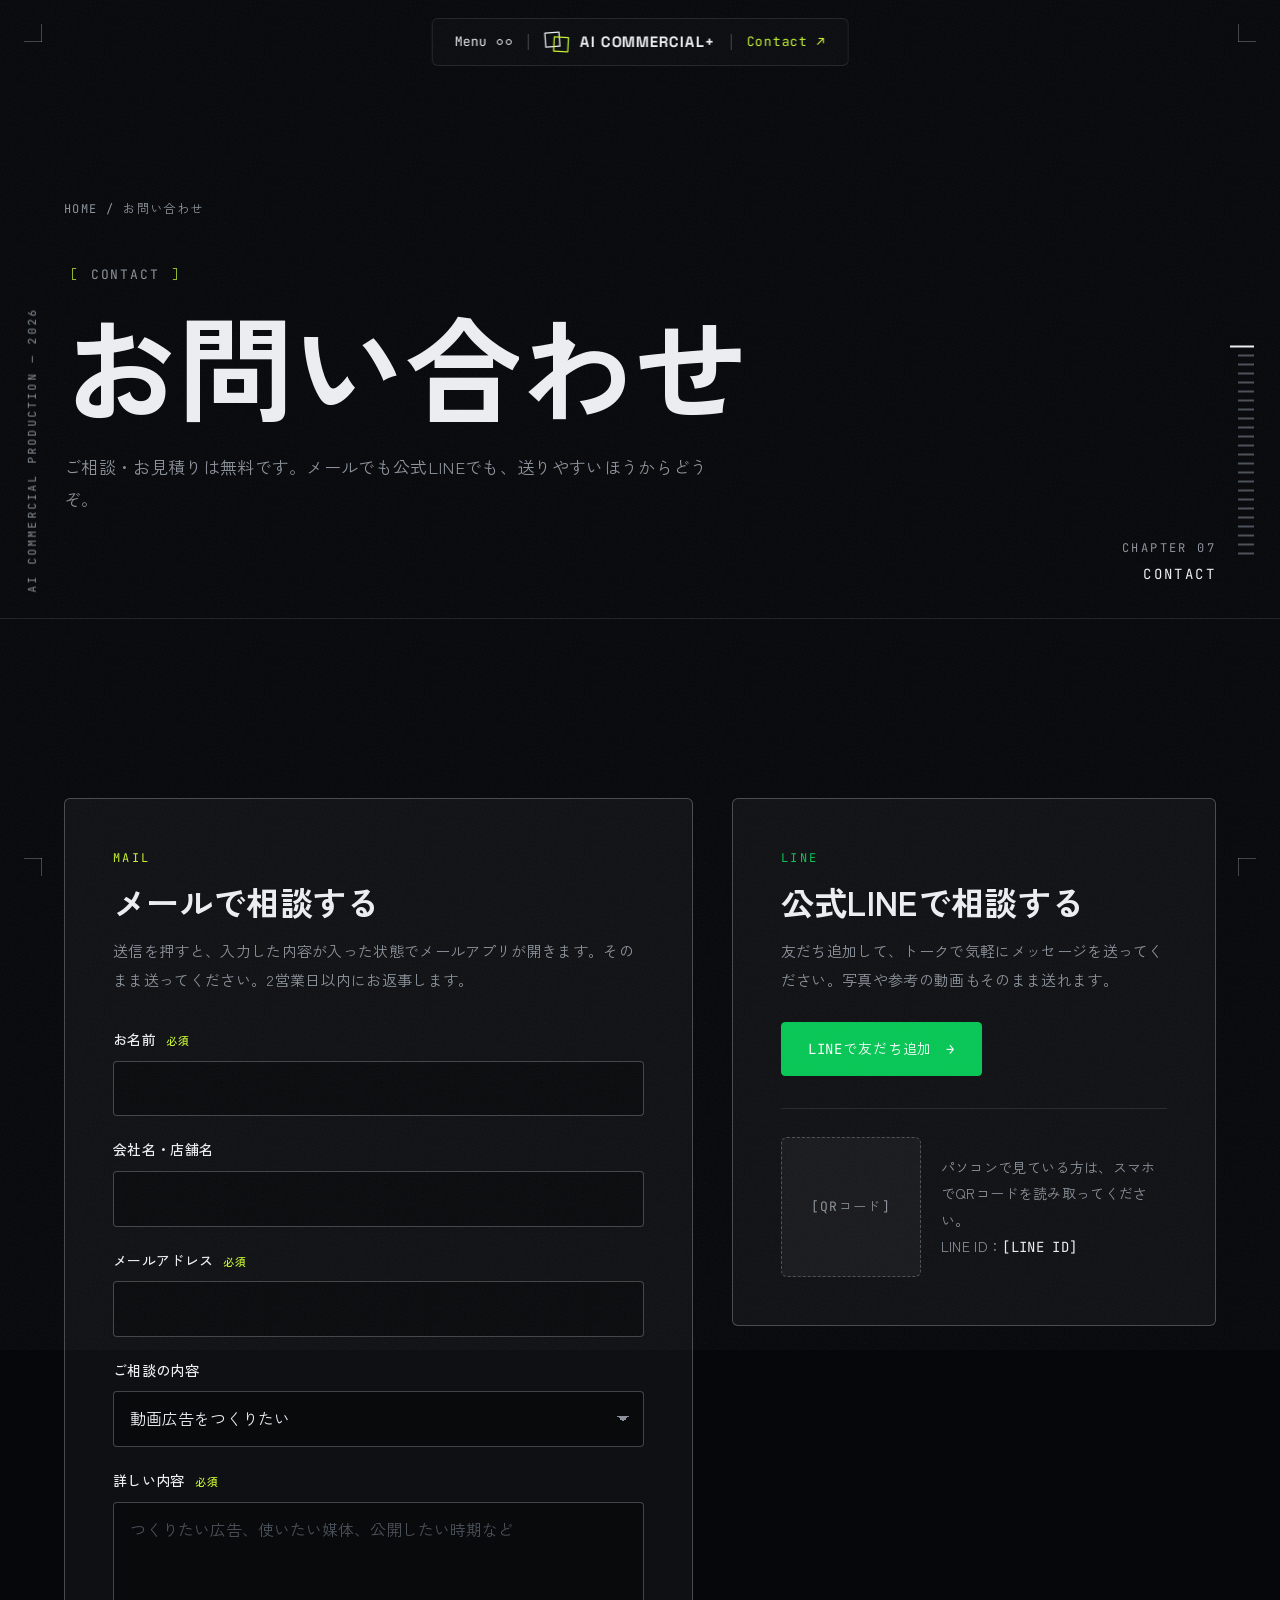
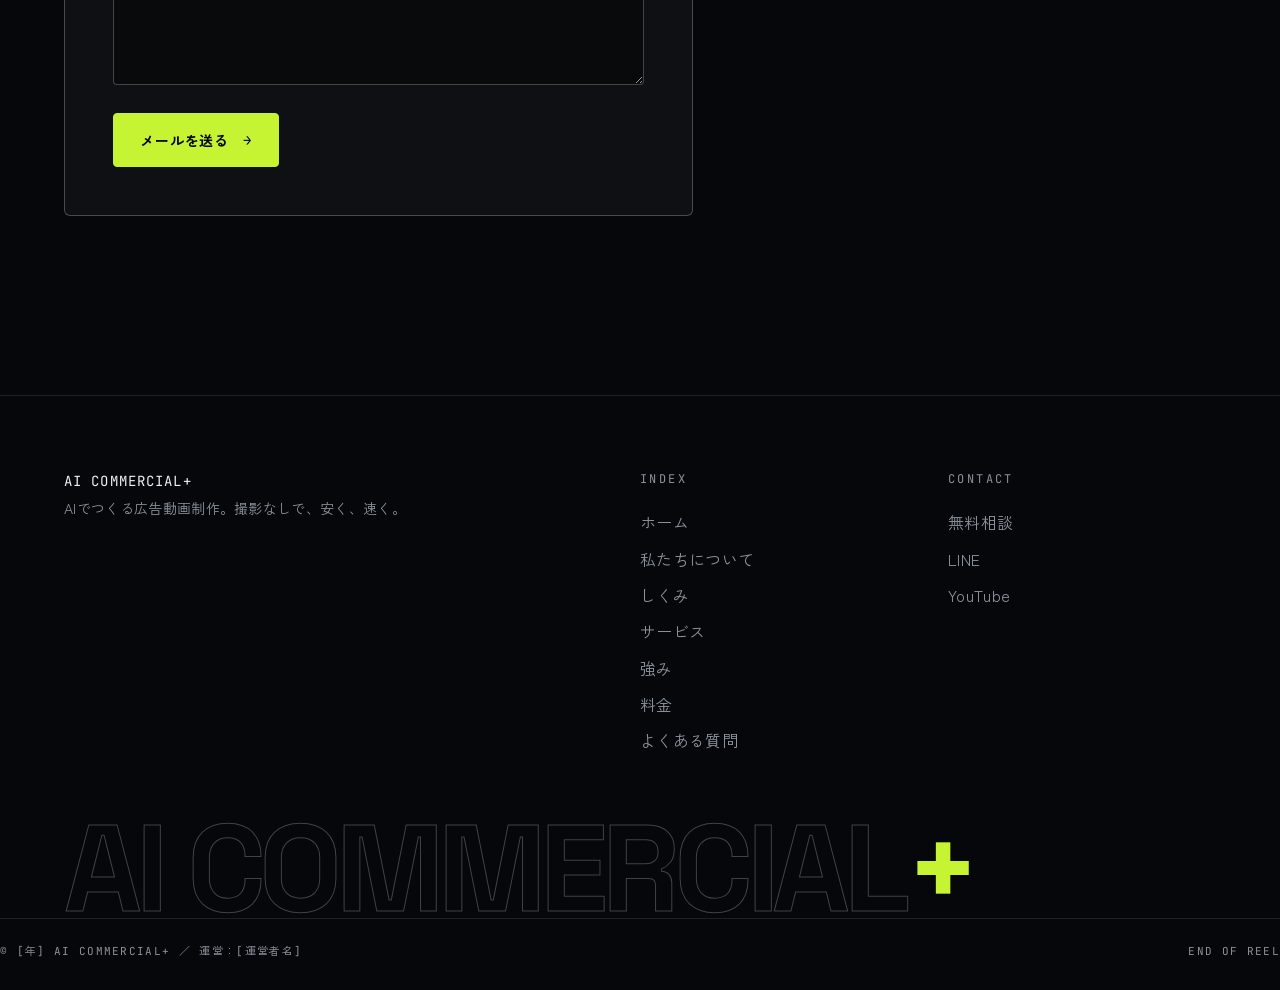
<file: contact.html>
<!DOCTYPE html>
<html lang="ja">
<head>
<meta charset="UTF-8">
<meta name="viewport" content="width=device-width, initial-scale=1.0">
<title>お問い合わせ｜AI COMMERCIAL+</title>
<meta name="description" content="ご相談・お見積りは無料です。メールまたは公式LINEからお気軽にどうぞ。">
<meta name="theme-color" content="#06070A">
<link rel="preconnect" href="https://fonts.googleapis.com">
<link rel="preconnect" href="https://fonts.gstatic.com" crossorigin>
<link href="https://fonts.googleapis.com/css2?family=Space+Grotesk:wght@400;500;700&amp;family=JetBrains+Mono:wght@400;700&amp;family=Zen+Kaku+Gothic+New:wght@400;500;700;900&amp;display=swap" rel="stylesheet">
<link rel="stylesheet" href="assets/site.css">
<script>
document.documentElement.classList.add('js');
</script>
</head>
<body>
<div class="atmos" aria-hidden="true"><span class="f1"></span><span class="f2"></span><span class="f3"></span></div>
<div class="grain" aria-hidden="true"></div>
<div class="marks" aria-hidden="true"><span class="tl"></span><span class="tr"></span><span class="bl"></span><span class="br"></span></div>
<p class="side-label" aria-hidden="true">AI COMMERCIAL PRODUCTION — 2026</p>
<div class="ticks" aria-hidden="true"></div>

<header class="capsule">
<button class="menu-btn" type="button" aria-expanded="false" aria-controls="menu"><span class="menu-word">Menu</span><i aria-hidden="true"><b></b><b></b></i></button>
<a class="brand" href="index.html" aria-label="AI COMMERCIAL+ トップへ"><svg viewBox="100 120 330 280" fill="none" aria-hidden="true"><rect class="logo-sq logo-sq--a" x="120" y="140" width="180" height="180" stroke="currentColor" stroke-width="16" stroke-linejoin="round"/><rect class="logo-sq logo-sq--b" x="230" y="200" width="180" height="180" stroke="#C6F432" stroke-width="16" stroke-linejoin="round"/></svg><span>AI COMMERCIAL+</span></a>
<a class="cap-contact" href="contact.html" aria-current="page">Contact ↗</a>
</header>
<nav id="menu" class="menu" aria-label="メニュー">
<ol>
<li><a href="index.html"><small>00</small>Home<span>ホーム</span></a></li>
<li><a href="about.html"><small>01</small>About<span>私たちについて</span></a></li>
<li><a href="flow.html"><small>02</small>Flow<span>しくみ</span></a></li>
<li><a href="service.html"><small>03</small>Service<span>サービス</span></a></li>
<li><a href="strengths.html"><small>04</small>Why AI<span>強み</span></a></li>
<li><a href="price.html"><small>05</small>Price<span>料金</span></a></li>
<li><a href="faq.html"><small>06</small>FAQ<span>よくある質問</span></a></li>
<li><a href="contact.html" aria-current="page"><small>07</small>Contact<span>お問い合わせ</span></a></li>
</ol>
<div class="menu-side">
<p>CONTACT<b>無料相談受付中</b></p>
<p>YOUTUBE<b>[チャンネル名]</b></p>
<a class="btn btn--lime" href="contact.html">無料で相談する <span class="arrow">→</span></a>
</div>
</nav>

<main>
<section class="page-head" aria-labelledby="page-title">
<div class="wrap">
<p class="crumbs"><a href="index.html">HOME</a> / お問い合わせ</p>
<span class="label">Contact</span>
<h1 class="page-title" id="page-title" data-split>お問い合わせ</h1>
<p class="page-lead hero-fade">ご相談・お見積りは無料です。メールでも公式LINEでも、送りやすいほうからどうぞ。</p>
</div>
<p class="page-en" aria-hidden="true">CHAPTER 07<b>CONTACT</b></p>
</section>

<section class="section" aria-label="お問い合わせの方法">
<div class="wrap">
<div class="contact-ways">

<div class="way" id="mail" data-reveal>
<p class="way-tag">MAIL</p>
<h2 class="way-title">メールで相談する</h2>
<p class="way-note">送信を押すと、入力した内容が入った状態でメールアプリが開きます。そのまま送ってください。2営業日以内にお返事します。</p>
<!-- 送り先のメールアドレスは data-to に入れる -->
<form class="mail-form" data-to="[メールアドレス]">
<label class="field"><span>お名前<em>必須</em></span><input type="text" name="name" autocomplete="name" required></label>
<label class="field"><span>会社名・店舗名</span><input type="text" name="company" autocomplete="organization"></label>
<label class="field"><span>メールアドレス<em>必須</em></span><input type="email" name="email" autocomplete="email" required></label>
<label class="field"><span>ご相談の内容</span>
<select name="topic">
<option>動画広告をつくりたい</option>
<option>画像・バナー広告をつくりたい</option>
<option>企画・コピーを相談したい</option>
<option>料金・お見積りを知りたい</option>
<option>その他</option>
</select>
</label>
<label class="field"><span>詳しい内容<em>必須</em></span><textarea name="message" rows="6" required placeholder="つくりたい広告、使いたい媒体、公開したい時期など"></textarea></label>
<button class="btn btn--lime" type="submit">メールを送る <span class="arrow">→</span></button>
</form>
</div>

<div class="way way--line" id="line" data-reveal>
<p class="way-tag">LINE</p>
<h2 class="way-title">公式LINEで相談する</h2>
<p class="way-note">友だち追加して、トークで気軽にメッセージを送ってください。写真や参考の動画もそのまま送れます。</p>
<a class="btn btn--line" href="[公式LINEのURL]" target="_blank" rel="noopener">LINEで友だち追加 <span class="arrow">→</span></a>
<div class="line-qr">
<div class="photo-slot">[QRコード]</div>
<p>パソコンで見ている方は、スマホでQRコードを読み取ってください。<br>LINE ID：<b>[LINE ID]</b></p>
</div>
</div>

</div>
</div>
</section>
</main>

<footer class="footer">
<div class="wrap">
<div class="footer-grid">
<div>
<p class="mono" style="color: var(--text)">AI COMMERCIAL+</p>
<p>AIでつくる広告動画制作。撮影なしで、安く、速く。</p>
</div>
<div>
<h2>INDEX</h2>
<nav aria-label="フッターナビ">
<a href="index.html">ホーム</a>
<a href="about.html">私たちについて</a>
<a href="flow.html">しくみ</a>
<a href="service.html">サービス</a>
<a href="strengths.html">強み</a>
<a href="price.html">料金</a>
<a href="faq.html">よくある質問</a>
</nav>
</div>
<div>
<h2>CONTACT</h2>
<nav aria-label="お問い合わせ">
<a href="contact.html#mail">無料相談</a>
<a href="contact.html#line">LINE</a>
<a href="about.html#youtube">YouTube</a>
</nav>
</div>
</div>
<p class="wordmark" aria-hidden="true">AI COMMERCIAL<em>+</em></p>
</div>
<div class="wrap footer-bottom"><span>&copy; [年] AI COMMERCIAL+ ／ 運営：[運営者名]</span><span>END OF REEL</span></div>
</footer>
<script src="assets/site.js" defer></script>
</body>
</html>
</file>
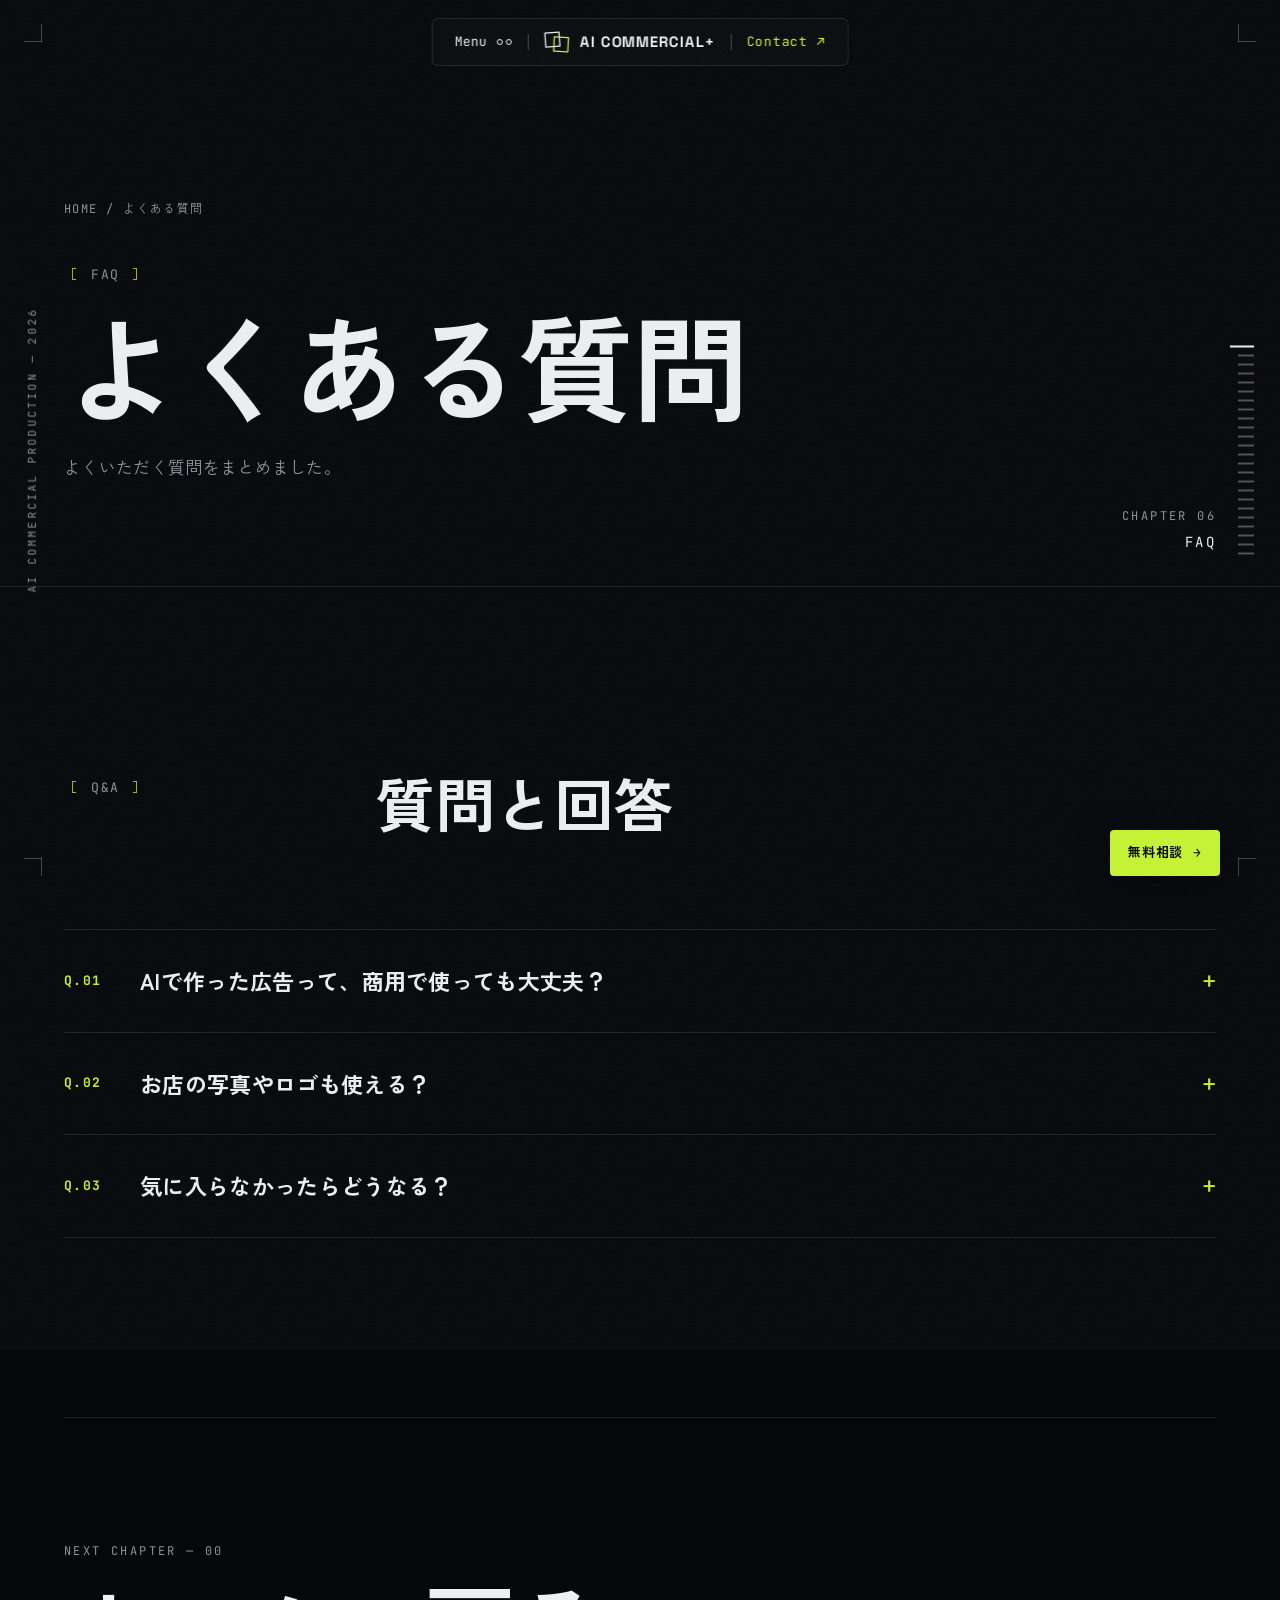
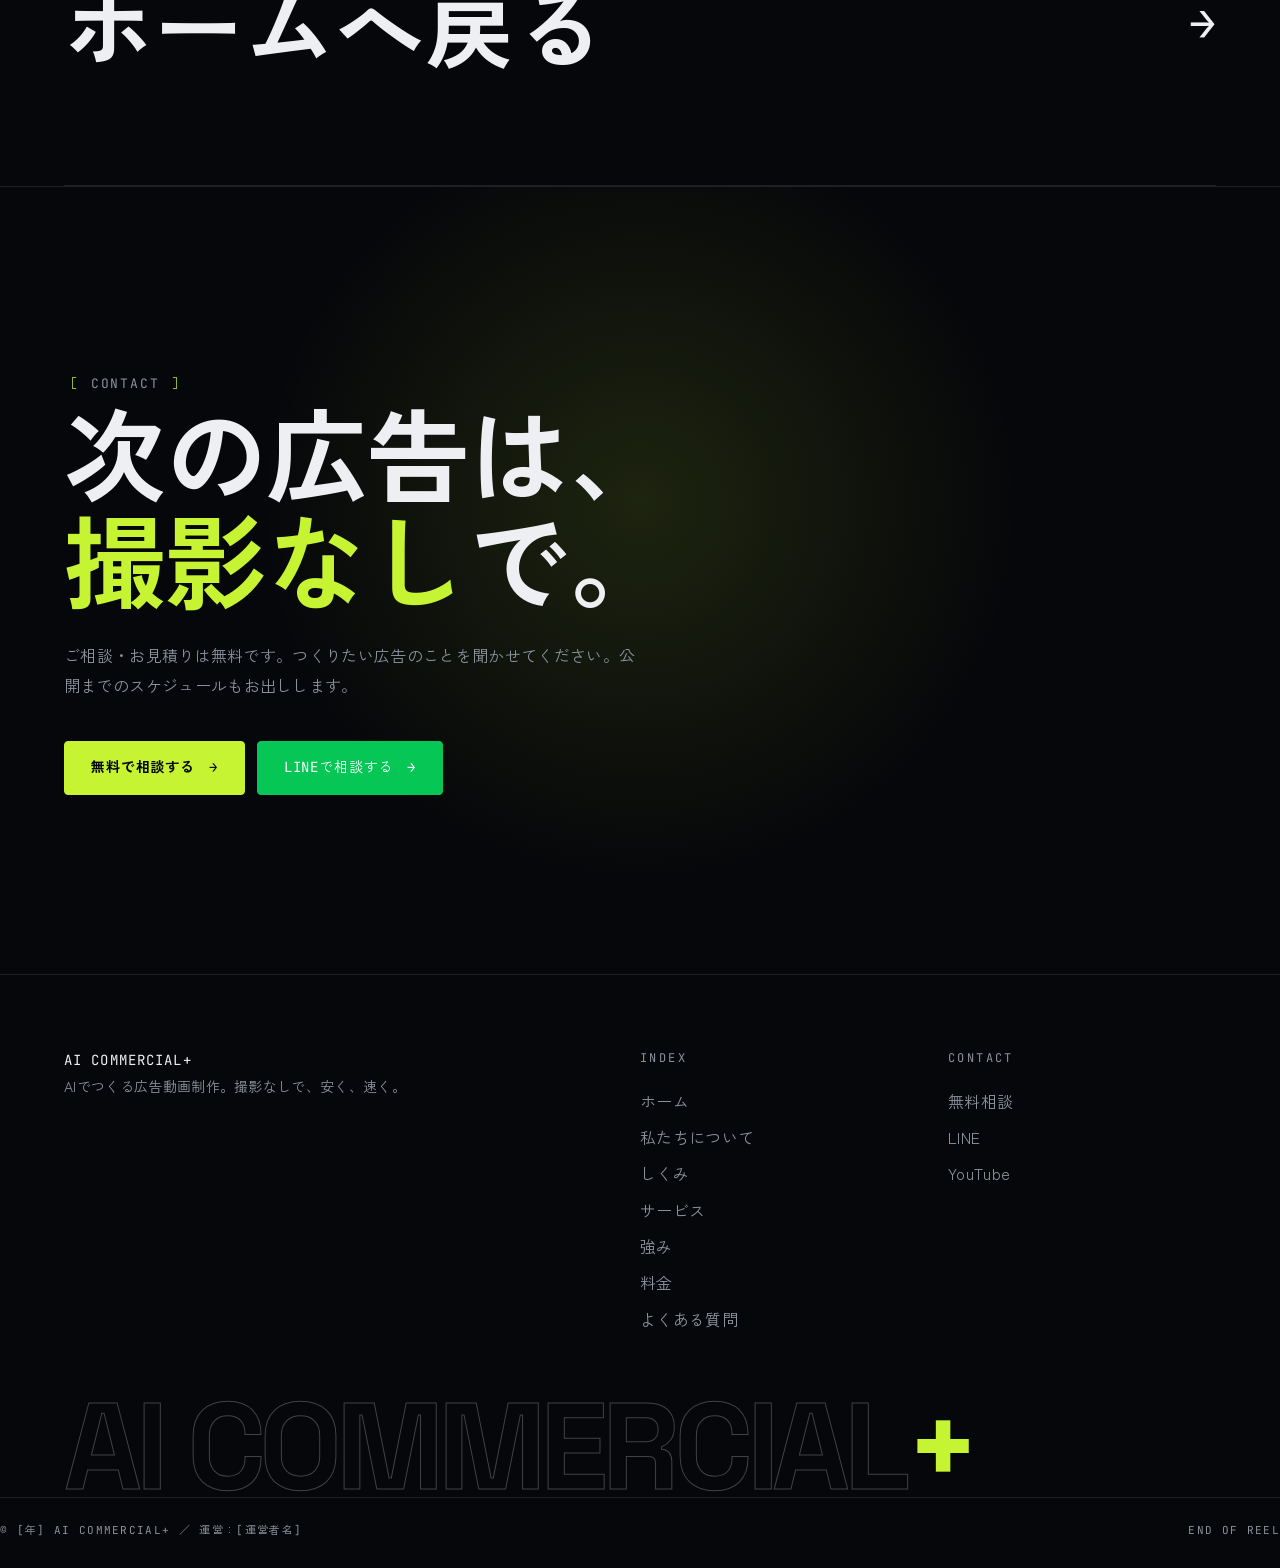
<file: faq.html>
<!DOCTYPE html>
<html lang="ja">
<head>
<meta charset="UTF-8">
<meta name="viewport" content="width=device-width, initial-scale=1.0">
<title>よくある質問｜AI COMMERCIAL+</title>
<meta name="description" content="よくいただく質問をまとめました。">
<meta name="theme-color" content="#06070A">
<link rel="preconnect" href="https://fonts.googleapis.com">
<link rel="preconnect" href="https://fonts.gstatic.com" crossorigin>
<link href="https://fonts.googleapis.com/css2?family=Space+Grotesk:wght@400;500;700&amp;family=JetBrains+Mono:wght@400;700&amp;family=Zen+Kaku+Gothic+New:wght@400;500;700;900&amp;display=swap" rel="stylesheet">
<link rel="stylesheet" href="assets/site.css">
<script>
document.documentElement.classList.add('js');
</script>
</head>
<body>
<div class="atmos" aria-hidden="true"><span class="f1"></span><span class="f2"></span><span class="f3"></span></div>
<div class="grain" aria-hidden="true"></div>
<div class="marks" aria-hidden="true"><span class="tl"></span><span class="tr"></span><span class="bl"></span><span class="br"></span></div>
<p class="side-label" aria-hidden="true">AI COMMERCIAL PRODUCTION — 2026</p>
<div class="ticks" aria-hidden="true"></div>

<header class="capsule">
<button class="menu-btn" type="button" aria-expanded="false" aria-controls="menu"><span class="menu-word">Menu</span><i aria-hidden="true"><b></b><b></b></i></button>
<a class="brand" href="index.html" aria-label="AI COMMERCIAL+ トップへ"><svg viewBox="100 120 330 280" fill="none" aria-hidden="true"><rect class="logo-sq logo-sq--a" x="120" y="140" width="180" height="180" stroke="currentColor" stroke-width="16" stroke-linejoin="round"/><rect class="logo-sq logo-sq--b" x="230" y="200" width="180" height="180" stroke="#C6F432" stroke-width="16" stroke-linejoin="round"/></svg><span>AI COMMERCIAL+</span></a>
<a class="cap-contact" href="contact.html">Contact ↗</a>
</header>
<nav id="menu" class="menu" aria-label="メニュー">
<ol>
<li><a href="index.html"><small>00</small>Home<span>ホーム</span></a></li>
<li><a href="about.html"><small>01</small>About<span>私たちについて</span></a></li>
<li><a href="flow.html"><small>02</small>Flow<span>しくみ</span></a></li>
<li><a href="service.html"><small>03</small>Service<span>サービス</span></a></li>
<li><a href="strengths.html"><small>04</small>Why AI<span>強み</span></a></li>
<li><a href="price.html"><small>05</small>Price<span>料金</span></a></li>
<li><a href="faq.html" aria-current="page"><small>06</small>FAQ<span>よくある質問</span></a></li>
<li><a href="contact.html"><small>07</small>Contact<span>お問い合わせ</span></a></li>
</ol>
<div class="menu-side">
<p>CONTACT<b>無料相談受付中</b></p>
<p>YOUTUBE<b>[チャンネル名]</b></p>
<a class="btn btn--lime" href="contact.html">無料で相談する <span class="arrow">→</span></a>
</div>
</nav>

<main>
<section class="page-head" aria-labelledby="page-title">
<div class="wrap">
<p class="crumbs"><a href="index.html">HOME</a> / よくある質問</p>
<span class="label">FAQ</span>
<h1 class="page-title" id="page-title" data-split>よくある質問</h1>
<p class="page-lead hero-fade">よくいただく質問をまとめました。</p>
</div>
<p class="page-en" aria-hidden="true">CHAPTER 06<b>FAQ</b></p>
</section>

<section class="section" aria-labelledby="qa-label">
<div class="wrap">
<div class="head"><span class="label" id="qa-label">Q&amp;A</span><h2 class="title" data-reveal>質問と回答</h2></div>
<div class="faq" data-reveal>
<details><summary><span class="q">Q.01</span>AIで作った広告って、商用で使っても大丈夫？</summary><p class="a">[利用しているAIツールの商用利用規約・権利の扱いについての説明]</p></details>
<details><summary><span class="q">Q.02</span>お店の写真やロゴも使える？</summary><p class="a">[写真・ロゴを生成に取り込めるかどうかの説明]</p></details>
<details><summary><span class="q">Q.03</span>気に入らなかったらどうなる？</summary><p class="a">[再生成の回数・条件]</p></details>
</div>
</div>
</section>

<section aria-label="次のページ">
<div class="wrap">
<a class="next-page" href="index.html" data-reveal><small>NEXT CHAPTER — 00</small><b>ホームへ戻る<span>→</span></b></a>
</div>
</section>
<section class="contact" id="contact" aria-labelledby="contact-title">
<div class="wrap">
<span class="label">Contact</span>
<h2 class="contact-title" id="contact-title" data-reveal>次の広告は、<br><em>撮影なし</em>で。</h2>
<p data-reveal>ご相談・お見積りは無料です。つくりたい広告のことを聞かせてください。公開までのスケジュールもお出しします。</p>
<div class="contact-actions" data-reveal>
<a class="btn btn--lime" href="contact.html">無料で相談する <span class="arrow">→</span></a>
<a class="btn btn--line" href="contact.html#line">LINEで相談する <span class="arrow">→</span></a>
</div>
</div>
</section>
</main>

<footer class="footer">
<div class="wrap">
<div class="footer-grid">
<div>
<p class="mono" style="color: var(--text)">AI COMMERCIAL+</p>
<p>AIでつくる広告動画制作。撮影なしで、安く、速く。</p>
</div>
<div>
<h2>INDEX</h2>
<nav aria-label="フッターナビ">
<a href="index.html">ホーム</a>
<a href="about.html">私たちについて</a>
<a href="flow.html">しくみ</a>
<a href="service.html">サービス</a>
<a href="strengths.html">強み</a>
<a href="price.html">料金</a>
<a href="faq.html">よくある質問</a>
</nav>
</div>
<div>
<h2>CONTACT</h2>
<nav aria-label="お問い合わせ">
<a href="contact.html#mail">無料相談</a>
<a href="contact.html#line">LINE</a>
<a href="about.html#youtube">YouTube</a>
</nav>
</div>
</div>
<p class="wordmark" aria-hidden="true">AI COMMERCIAL<em>+</em></p>
</div>
<div class="wrap footer-bottom"><span>&copy; [年] AI COMMERCIAL+ ／ 運営：[運営者名]</span><span>END OF REEL</span></div>
</footer>
<a class="float-cta is-hidden" href="contact.html">無料相談 <span aria-hidden="true">→</span></a>
<script src="assets/site.js" defer></script>
</body>
</html>
</file>
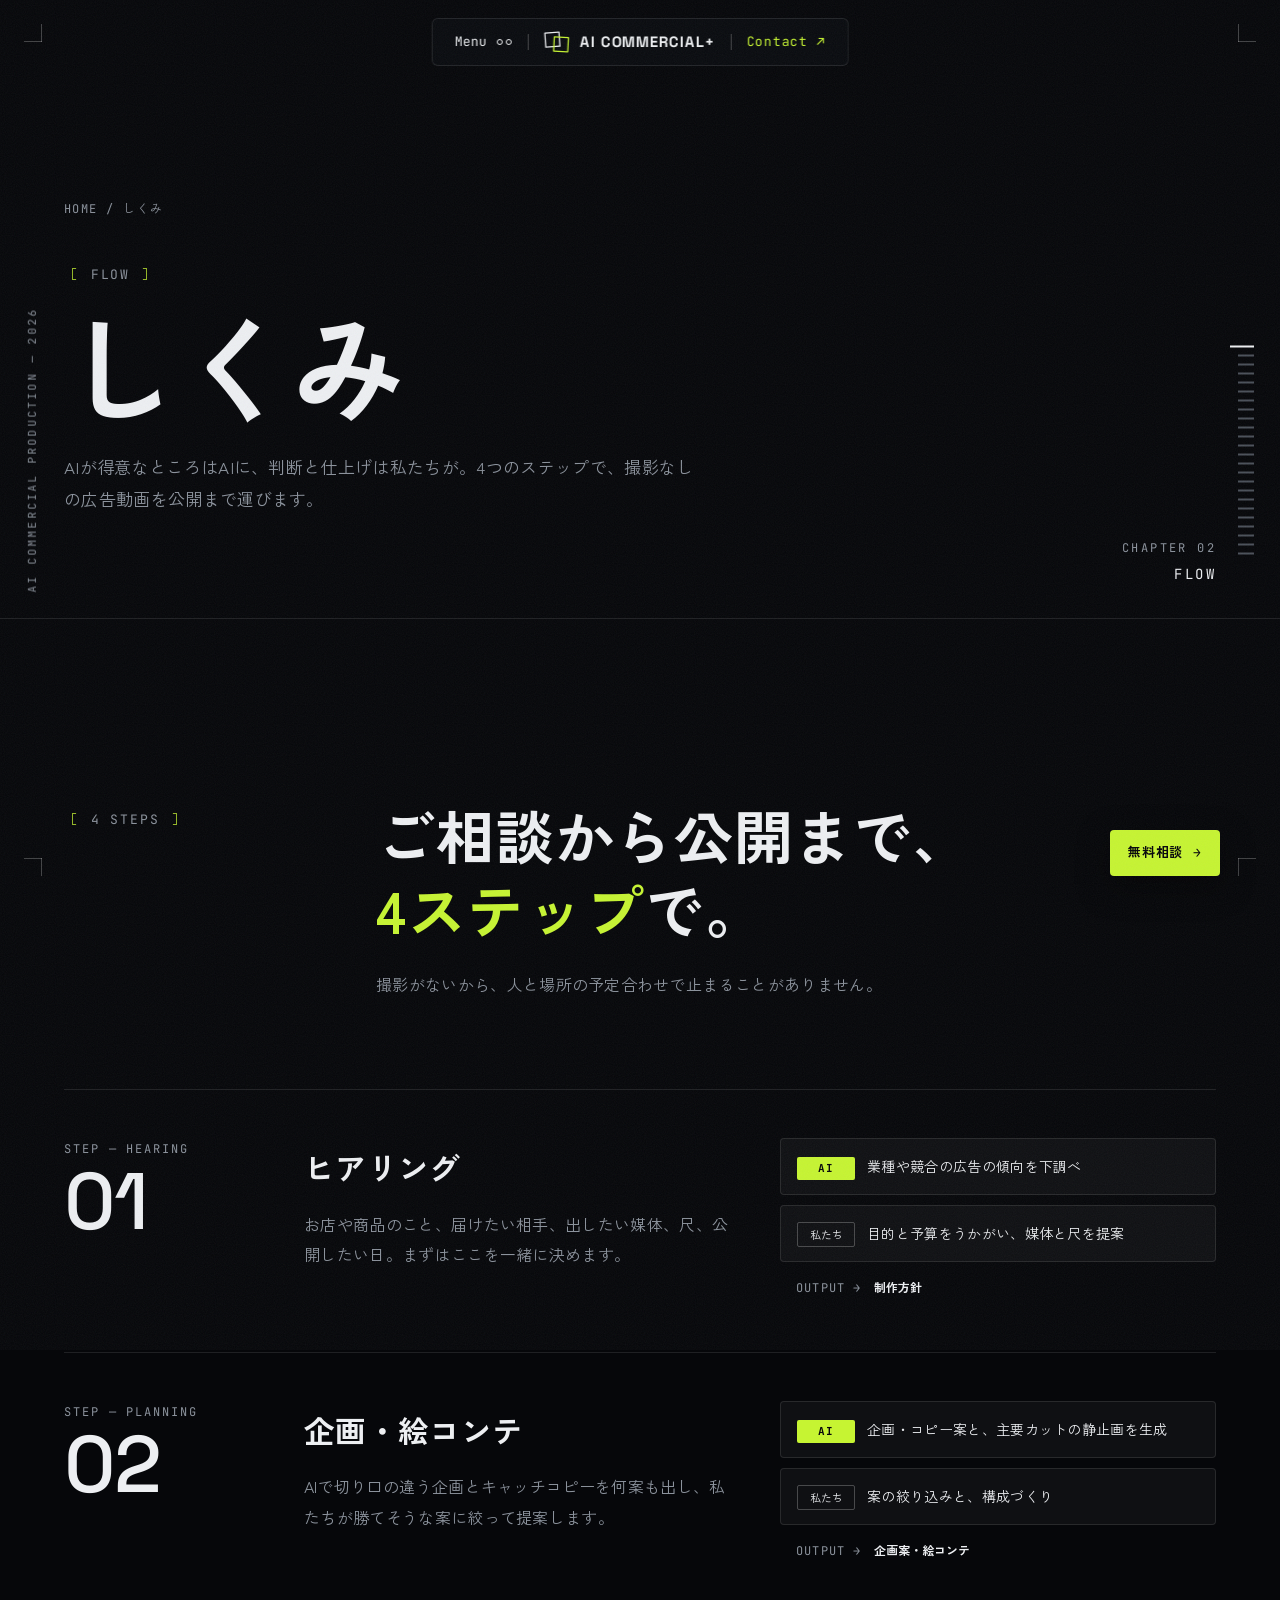
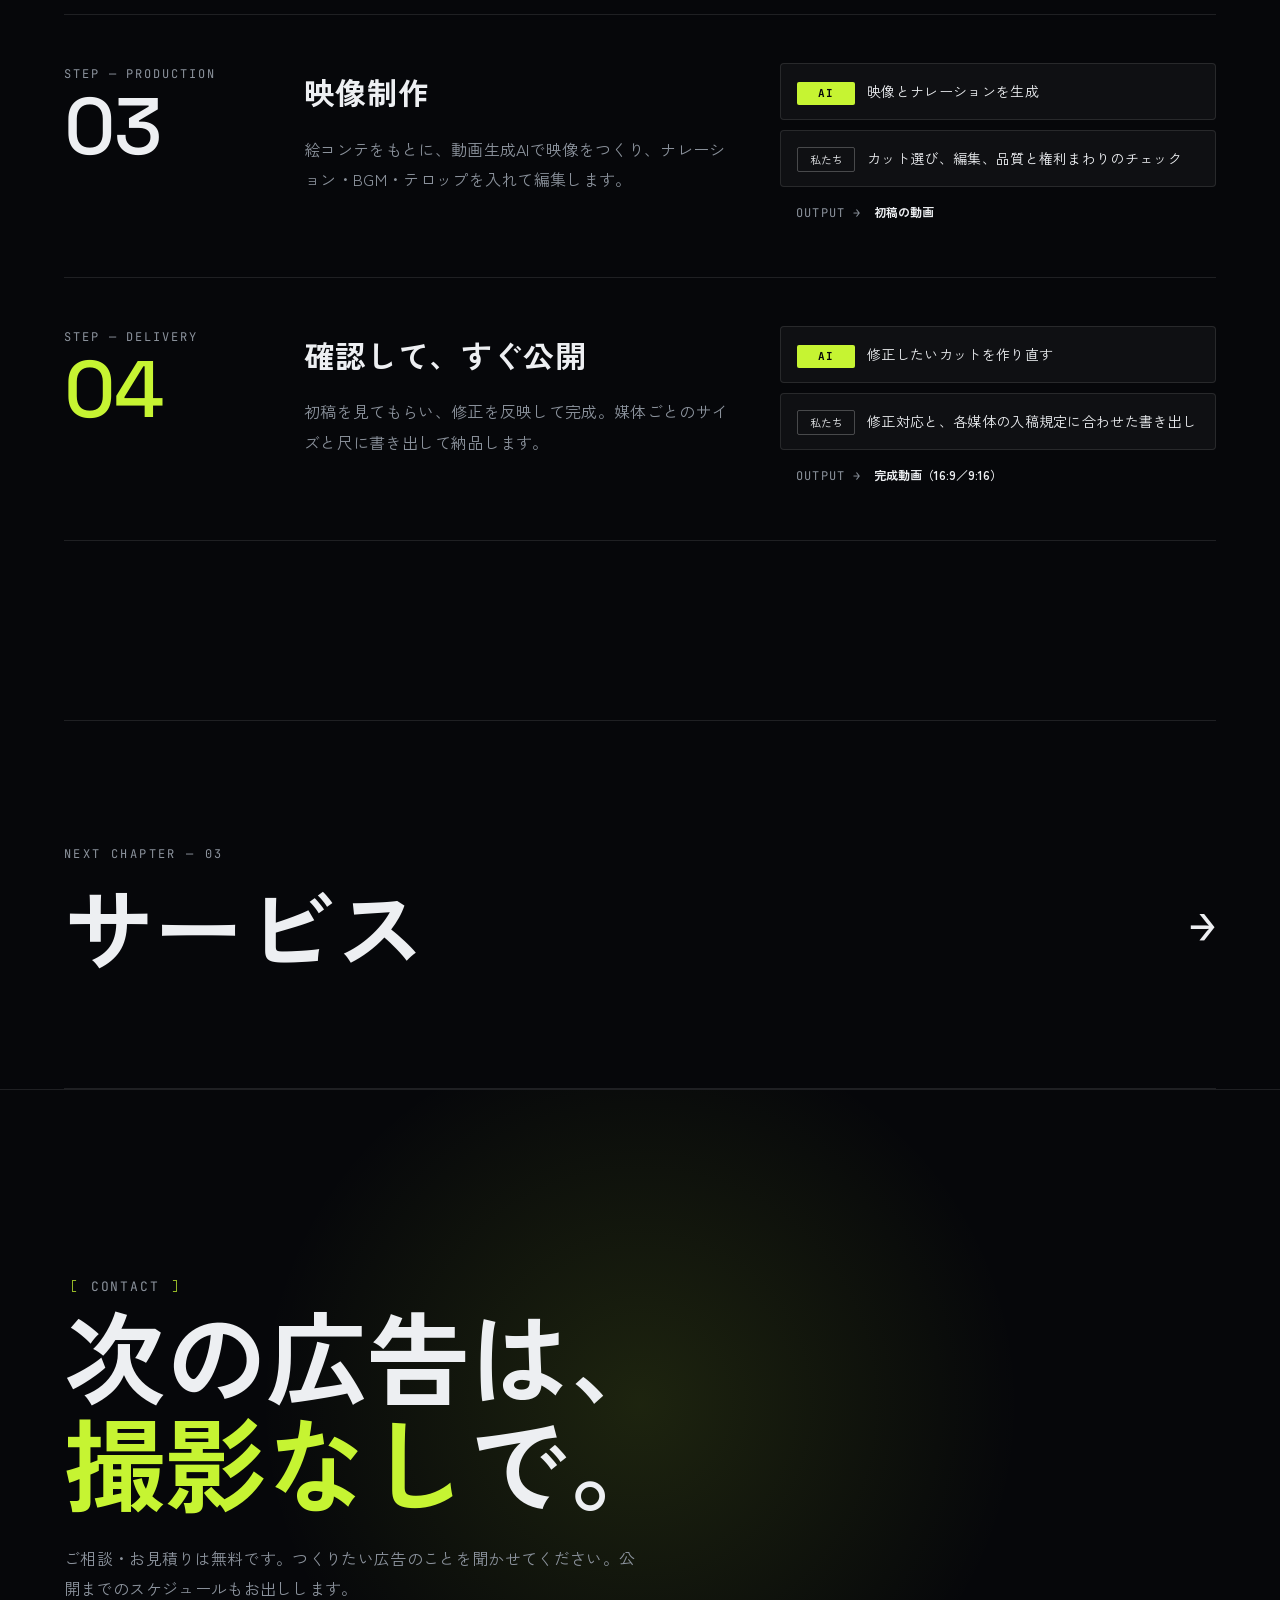
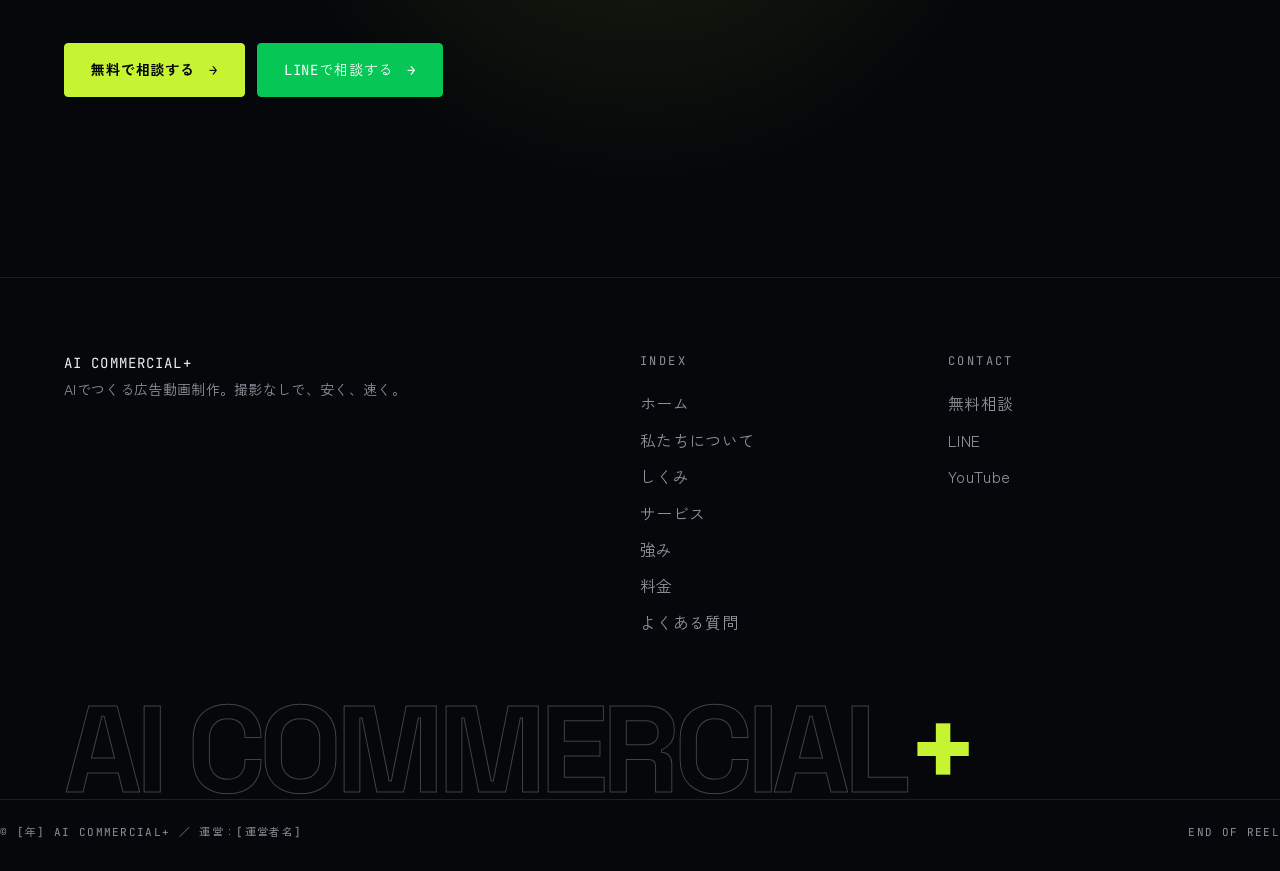
<file: flow.html>
<!DOCTYPE html>
<html lang="ja">
<head>
<meta charset="UTF-8">
<meta name="viewport" content="width=device-width, initial-scale=1.0">
<title>しくみ｜AI COMMERCIAL+</title>
<meta name="description" content="AI COMMERCIAL+が、ヒアリングから公開までどう進めるか。AIと私たちの役割分担もあわせて紹介します。">
<meta name="theme-color" content="#06070A">
<link rel="preconnect" href="https://fonts.googleapis.com">
<link rel="preconnect" href="https://fonts.gstatic.com" crossorigin>
<link href="https://fonts.googleapis.com/css2?family=Space+Grotesk:wght@400;500;700&amp;family=JetBrains+Mono:wght@400;700&amp;family=Zen+Kaku+Gothic+New:wght@400;500;700;900&amp;display=swap" rel="stylesheet">
<link rel="stylesheet" href="assets/site.css">
<script>
document.documentElement.classList.add('js');
</script>
</head>
<body>
<div class="atmos" aria-hidden="true"><span class="f1"></span><span class="f2"></span><span class="f3"></span></div>
<div class="grain" aria-hidden="true"></div>
<div class="marks" aria-hidden="true"><span class="tl"></span><span class="tr"></span><span class="bl"></span><span class="br"></span></div>
<p class="side-label" aria-hidden="true">AI COMMERCIAL PRODUCTION — 2026</p>
<div class="ticks" aria-hidden="true"></div>

<header class="capsule">
<button class="menu-btn" type="button" aria-expanded="false" aria-controls="menu"><span class="menu-word">Menu</span><i aria-hidden="true"><b></b><b></b></i></button>
<a class="brand" href="index.html" aria-label="AI COMMERCIAL+ トップへ"><svg viewBox="100 120 330 280" fill="none" aria-hidden="true"><rect class="logo-sq logo-sq--a" x="120" y="140" width="180" height="180" stroke="currentColor" stroke-width="16" stroke-linejoin="round"/><rect class="logo-sq logo-sq--b" x="230" y="200" width="180" height="180" stroke="#C6F432" stroke-width="16" stroke-linejoin="round"/></svg><span>AI COMMERCIAL+</span></a>
<a class="cap-contact" href="contact.html">Contact ↗</a>
</header>
<nav id="menu" class="menu" aria-label="メニュー">
<ol>
<li><a href="index.html"><small>00</small>Home<span>ホーム</span></a></li>
<li><a href="about.html"><small>01</small>About<span>私たちについて</span></a></li>
<li><a href="flow.html" aria-current="page"><small>02</small>Flow<span>しくみ</span></a></li>
<li><a href="service.html"><small>03</small>Service<span>サービス</span></a></li>
<li><a href="strengths.html"><small>04</small>Why AI<span>強み</span></a></li>
<li><a href="price.html"><small>05</small>Price<span>料金</span></a></li>
<li><a href="faq.html"><small>06</small>FAQ<span>よくある質問</span></a></li>
<li><a href="contact.html"><small>07</small>Contact<span>お問い合わせ</span></a></li>
</ol>
<div class="menu-side">
<p>CONTACT<b>無料相談受付中</b></p>
<p>YOUTUBE<b>[チャンネル名]</b></p>
<a class="btn btn--lime" href="contact.html">無料で相談する <span class="arrow">→</span></a>
</div>
</nav>

<main>
<section class="page-head" aria-labelledby="page-title">
<div class="wrap">
<p class="crumbs"><a href="index.html">HOME</a> / しくみ</p>
<span class="label">Flow</span>
<h1 class="page-title" id="page-title" data-split>しくみ</h1>
<p class="page-lead hero-fade">AIが得意なところはAIに、判断と仕上げは私たちが。4つのステップで、撮影なしの広告動画を公開まで運びます。</p>
</div>
<p class="page-en" aria-hidden="true">CHAPTER 02<b>FLOW</b></p>
</section>

<section class="section" aria-labelledby="flow-label">
<div class="wrap">
<div class="head"><span class="label" id="flow-label">4 Steps</span><div><h2 class="title" data-reveal>ご相談から公開まで、<br><em>4ステップ</em>で。</h2><p class="lead" data-reveal>撮影がないから、人と場所の予定合わせで止まることがありません。</p></div></div>
<ol class="steps">
<li class="step" data-reveal>
<p class="step-no">STEP — HEARING<b>01</b></p>
<div><h3>ヒアリング</h3><p>お店や商品のこと、届けたい相手、出したい媒体、尺、公開したい日。まずはここを一緒に決めます。</p></div>
<ul class="roles">
<li><span class="tag tag--ai">AI</span>業種や競合の広告の傾向を下調べ</li>
<li><span class="tag tag--we">私たち</span>目的と予算をうかがい、媒体と尺を提案</li>
<li class="out">OUTPUT → <b>制作方針</b></li>
</ul>
</li>
<li class="step" data-reveal>
<p class="step-no">STEP — PLANNING<b>02</b></p>
<div><h3>企画・絵コンテ</h3><p>AIで切り口の違う企画とキャッチコピーを何案も出し、私たちが勝てそうな案に絞って提案します。</p></div>
<ul class="roles">
<li><span class="tag tag--ai">AI</span>企画・コピー案と、主要カットの静止画を生成</li>
<li><span class="tag tag--we">私たち</span>案の絞り込みと、構成づくり</li>
<li class="out">OUTPUT → <b>企画案・絵コンテ</b></li>
</ul>
</li>
<li class="step" data-reveal>
<p class="step-no">STEP — PRODUCTION<b>03</b></p>
<div><h3>映像制作</h3><p>絵コンテをもとに、動画生成AIで映像をつくり、ナレーション・BGM・テロップを入れて編集します。</p></div>
<ul class="roles">
<li><span class="tag tag--ai">AI</span>映像とナレーションを生成</li>
<li><span class="tag tag--we">私たち</span>カット選び、編集、品質と権利まわりのチェック</li>
<li class="out">OUTPUT → <b>初稿の動画</b></li>
</ul>
</li>
<li class="step" data-reveal>
<p class="step-no">STEP — DELIVERY<b>04</b></p>
<div><h3>確認して、すぐ公開</h3><p>初稿を見てもらい、修正を反映して完成。媒体ごとのサイズと尺に書き出して納品します。</p></div>
<ul class="roles">
<li><span class="tag tag--ai">AI</span>修正したいカットを作り直す</li>
<li><span class="tag tag--we">私たち</span>修正対応と、各媒体の入稿規定に合わせた書き出し</li>
<li class="out">OUTPUT → <b>完成動画（16:9／9:16）</b></li>
</ul>
</li>
</ol>
</div>
</section>

<section aria-label="次のページ">
<div class="wrap">
<a class="next-page" href="service.html" data-reveal><small>NEXT CHAPTER — 03</small><b>サービス<span>→</span></b></a>
</div>
</section>
<section class="contact" id="contact" aria-labelledby="contact-title">
<div class="wrap">
<span class="label">Contact</span>
<h2 class="contact-title" id="contact-title" data-reveal>次の広告は、<br><em>撮影なし</em>で。</h2>
<p data-reveal>ご相談・お見積りは無料です。つくりたい広告のことを聞かせてください。公開までのスケジュールもお出しします。</p>
<div class="contact-actions" data-reveal>
<a class="btn btn--lime" href="contact.html">無料で相談する <span class="arrow">→</span></a>
<a class="btn btn--line" href="contact.html#line">LINEで相談する <span class="arrow">→</span></a>
</div>
</div>
</section>
</main>

<footer class="footer">
<div class="wrap">
<div class="footer-grid">
<div>
<p class="mono" style="color: var(--text)">AI COMMERCIAL+</p>
<p>AIでつくる広告動画制作。撮影なしで、安く、速く。</p>
</div>
<div>
<h2>INDEX</h2>
<nav aria-label="フッターナビ">
<a href="index.html">ホーム</a>
<a href="about.html">私たちについて</a>
<a href="flow.html">しくみ</a>
<a href="service.html">サービス</a>
<a href="strengths.html">強み</a>
<a href="price.html">料金</a>
<a href="faq.html">よくある質問</a>
</nav>
</div>
<div>
<h2>CONTACT</h2>
<nav aria-label="お問い合わせ">
<a href="contact.html#mail">無料相談</a>
<a href="contact.html#line">LINE</a>
<a href="about.html#youtube">YouTube</a>
</nav>
</div>
</div>
<p class="wordmark" aria-hidden="true">AI COMMERCIAL<em>+</em></p>
</div>
<div class="wrap footer-bottom"><span>&copy; [年] AI COMMERCIAL+ ／ 運営：[運営者名]</span><span>END OF REEL</span></div>
</footer>
<a class="float-cta is-hidden" href="contact.html">無料相談 <span aria-hidden="true">→</span></a>
<script src="assets/site.js" defer></script>
</body>
</html>
</file>
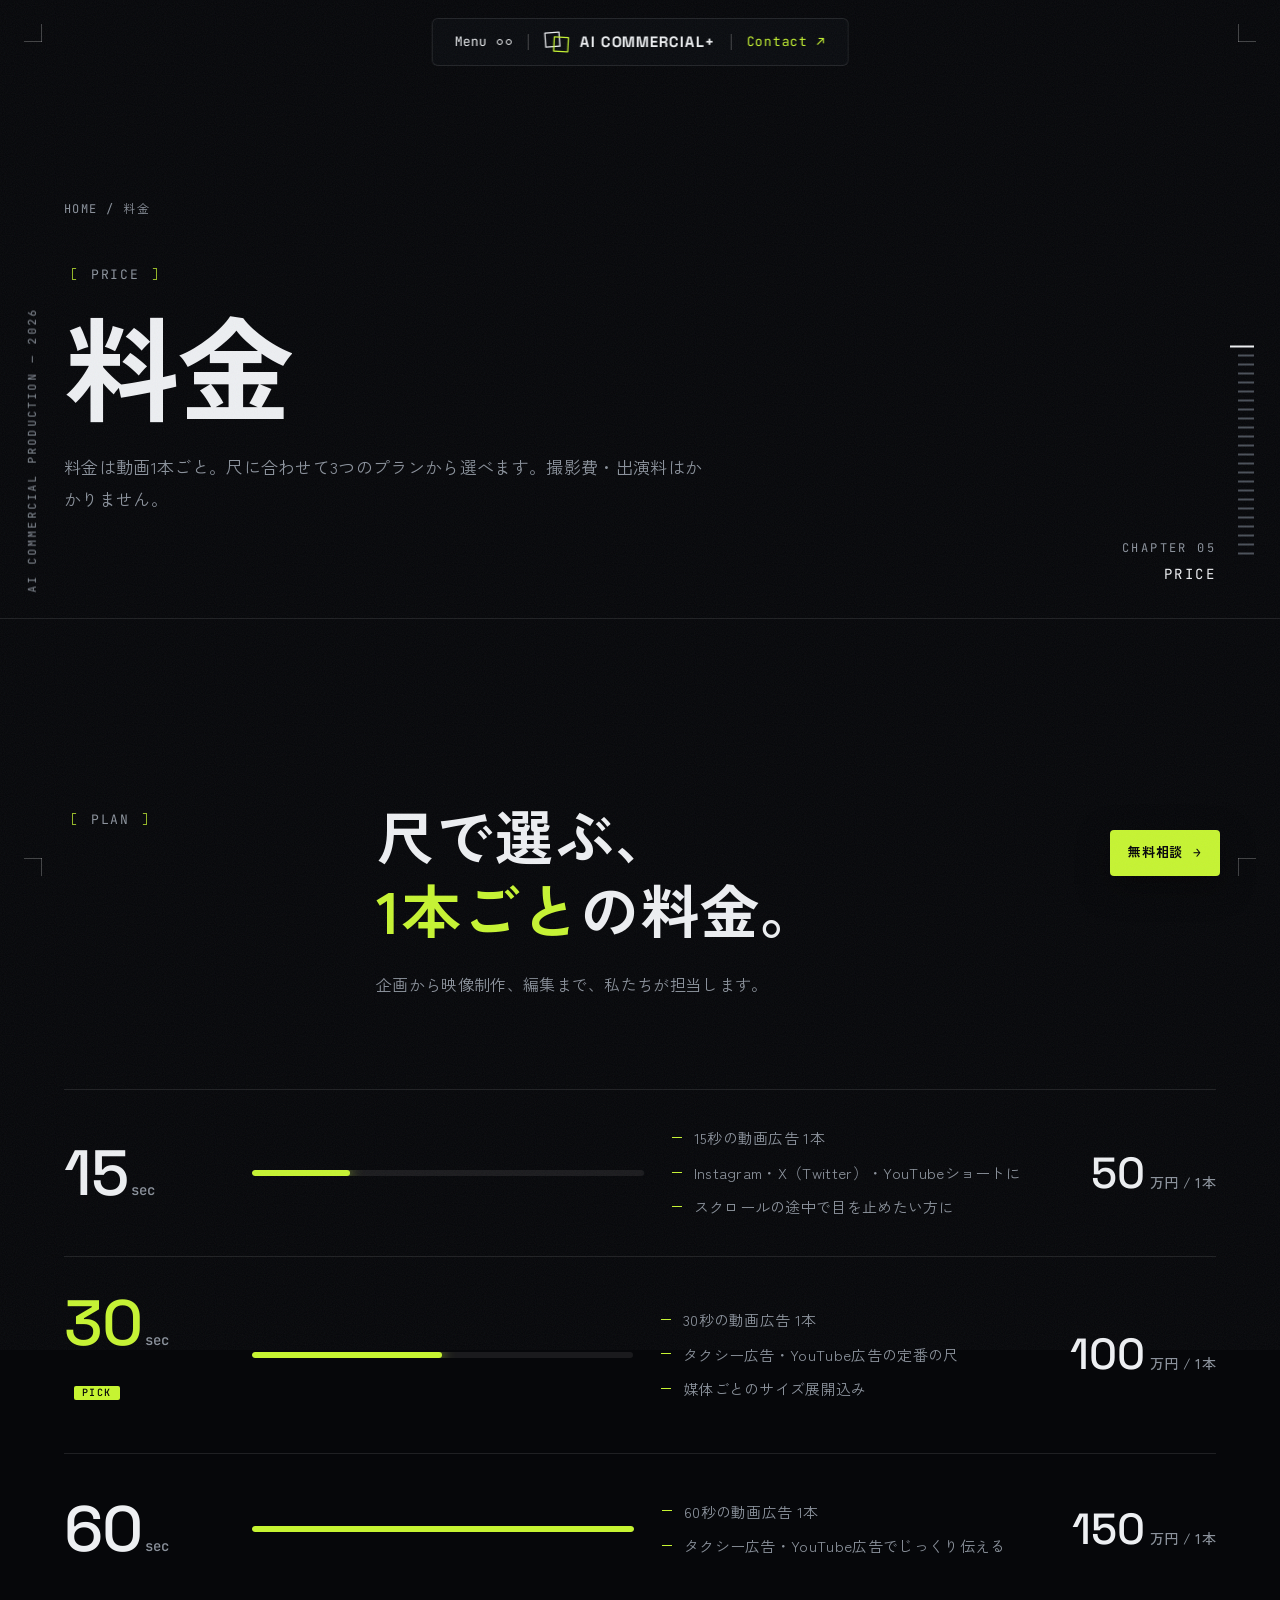
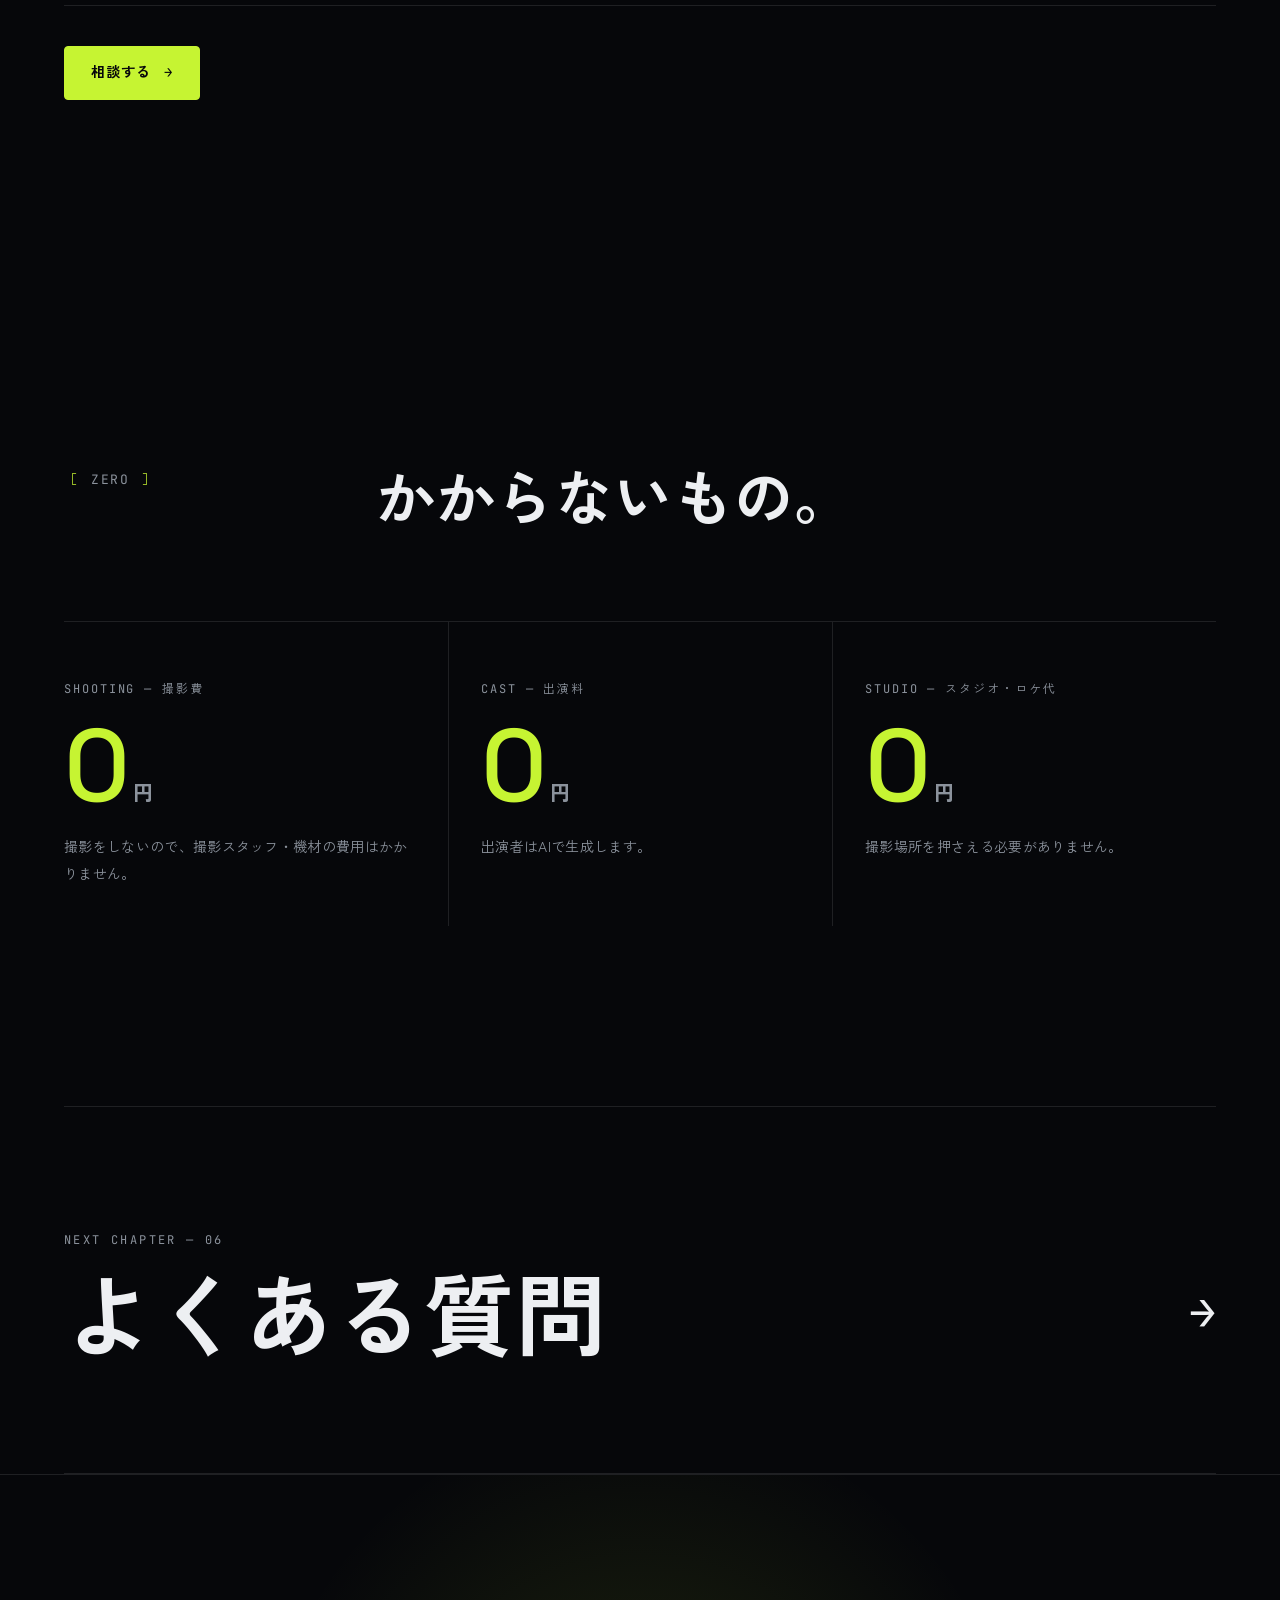
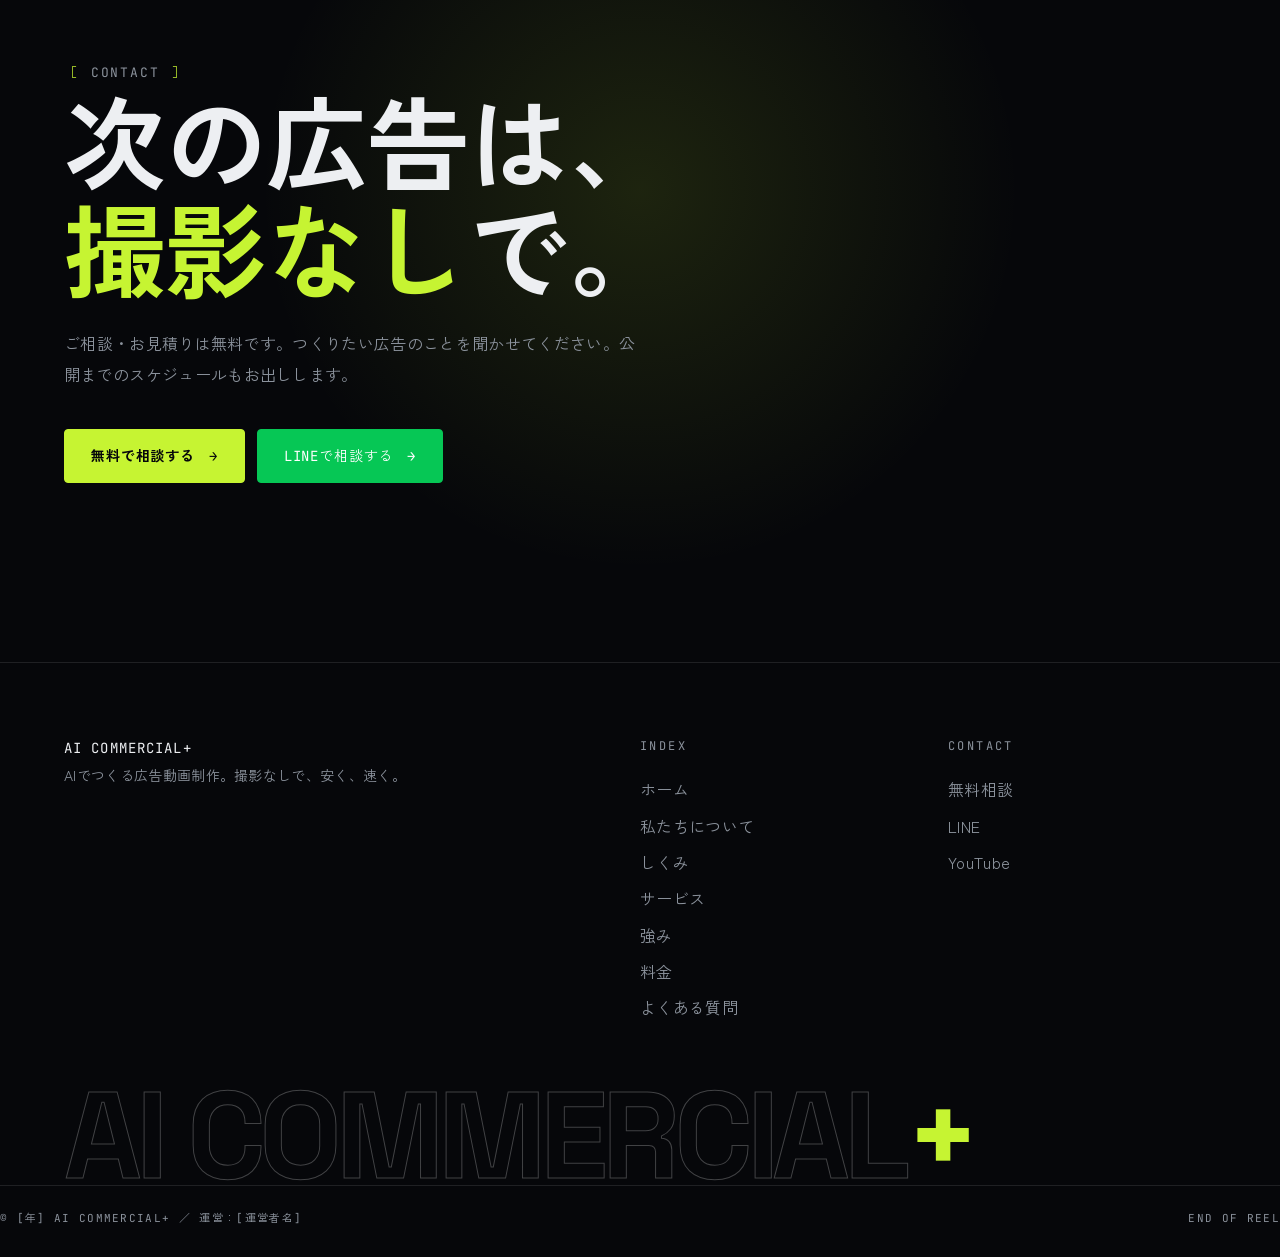
<file: price.html>
<!DOCTYPE html>
<html lang="ja">
<head>
<meta charset="UTF-8">
<meta name="viewport" content="width=device-width, initial-scale=1.0">
<title>料金｜AI COMMERCIAL+</title>
<meta name="description" content="料金は動画1本ごと。尺に合わせて3つのプランから選べます。">
<meta name="theme-color" content="#06070A">
<link rel="preconnect" href="https://fonts.googleapis.com">
<link rel="preconnect" href="https://fonts.gstatic.com" crossorigin>
<link href="https://fonts.googleapis.com/css2?family=Space+Grotesk:wght@400;500;700&amp;family=JetBrains+Mono:wght@400;700&amp;family=Zen+Kaku+Gothic+New:wght@400;500;700;900&amp;display=swap" rel="stylesheet">
<link rel="stylesheet" href="assets/site.css">
<script>
document.documentElement.classList.add('js');
</script>
</head>
<body>
<div class="atmos" aria-hidden="true"><span class="f1"></span><span class="f2"></span><span class="f3"></span></div>
<div class="grain" aria-hidden="true"></div>
<div class="marks" aria-hidden="true"><span class="tl"></span><span class="tr"></span><span class="bl"></span><span class="br"></span></div>
<p class="side-label" aria-hidden="true">AI COMMERCIAL PRODUCTION — 2026</p>
<div class="ticks" aria-hidden="true"></div>

<header class="capsule">
<button class="menu-btn" type="button" aria-expanded="false" aria-controls="menu"><span class="menu-word">Menu</span><i aria-hidden="true"><b></b><b></b></i></button>
<a class="brand" href="index.html" aria-label="AI COMMERCIAL+ トップへ"><svg viewBox="100 120 330 280" fill="none" aria-hidden="true"><rect class="logo-sq logo-sq--a" x="120" y="140" width="180" height="180" stroke="currentColor" stroke-width="16" stroke-linejoin="round"/><rect class="logo-sq logo-sq--b" x="230" y="200" width="180" height="180" stroke="#C6F432" stroke-width="16" stroke-linejoin="round"/></svg><span>AI COMMERCIAL+</span></a>
<a class="cap-contact" href="contact.html">Contact ↗</a>
</header>
<nav id="menu" class="menu" aria-label="メニュー">
<ol>
<li><a href="index.html"><small>00</small>Home<span>ホーム</span></a></li>
<li><a href="about.html"><small>01</small>About<span>私たちについて</span></a></li>
<li><a href="flow.html"><small>02</small>Flow<span>しくみ</span></a></li>
<li><a href="service.html"><small>03</small>Service<span>サービス</span></a></li>
<li><a href="strengths.html"><small>04</small>Why AI<span>強み</span></a></li>
<li><a href="price.html" aria-current="page"><small>05</small>Price<span>料金</span></a></li>
<li><a href="faq.html"><small>06</small>FAQ<span>よくある質問</span></a></li>
<li><a href="contact.html"><small>07</small>Contact<span>お問い合わせ</span></a></li>
</ol>
<div class="menu-side">
<p>CONTACT<b>無料相談受付中</b></p>
<p>YOUTUBE<b>[チャンネル名]</b></p>
<a class="btn btn--lime" href="contact.html">無料で相談する <span class="arrow">→</span></a>
</div>
</nav>

<main>
<section class="page-head" aria-labelledby="page-title">
<div class="wrap">
<p class="crumbs"><a href="index.html">HOME</a> / 料金</p>
<span class="label">Price</span>
<h1 class="page-title" id="page-title" data-split>料金</h1>
<p class="page-lead hero-fade">料金は動画1本ごと。尺に合わせて3つのプランから選べます。撮影費・出演料はかかりません。</p>
</div>
<p class="page-en" aria-hidden="true">CHAPTER 05<b>PRICE</b></p>
</section>

<section class="section" aria-labelledby="plan-label">
<div class="wrap">
<div class="head"><span class="label" id="plan-label">Plan</span><div><h2 class="title" data-reveal>尺で選ぶ、<br><em>1本ごと</em>の料金。</h2><p class="lead" data-reveal>企画から映像制作、編集まで、私たちが担当します。</p></div></div>
<div class="prices">
<div class="price" data-reveal>
<p class="sec">15<small>sec</small></p>
<div class="bar"><i style="--w: 25%"></i></div>
<div class="use"><ul class="check"><li>15秒の動画広告 1本</li><li>Instagram・X（Twitter）・YouTubeショートに</li><li>スクロールの途中で目を止めたい方に</li></ul></div>
<p class="yen">50<small>万円 / 1本</small></p>
</div>
<div class="price is-pick" data-reveal>
<p class="sec">30<small>sec</small><span class="pick">PICK</span></p>
<div class="bar"><i style="--w: 50%"></i></div>
<div class="use"><ul class="check"><li>30秒の動画広告 1本</li><li>タクシー広告・YouTube広告の定番の尺</li><li>媒体ごとのサイズ展開込み</li></ul></div>
<p class="yen">100<small>万円 / 1本</small></p>
</div>
<div class="price" data-reveal>
<p class="sec">60<small>sec</small></p>
<div class="bar"><i style="--w: 100%"></i></div>
<div class="use"><ul class="check"><li>60秒の動画広告 1本</li><li>タクシー広告・YouTube広告でじっくり伝える</li></ul></div>
<p class="yen">150<small>万円 / 1本</small></p>
</div>
</div>
<p style="margin-top: 40px" data-reveal><a class="btn btn--lime" href="contact.html">相談する <span class="arrow">→</span></a></p>
</div>
</section>

<section class="section" aria-labelledby="zero-label">
<div class="wrap">
<div class="head"><span class="label" id="zero-label">Zero</span><h2 class="title" data-reveal>かからないもの。</h2></div>
<div class="stats" data-reveal>
<div class="stat"><p class="k">SHOOTING — 撮影費</p><p class="v"><em data-count="0">0</em><small>円</small></p><p>撮影をしないので、撮影スタッフ・機材の費用はかかりません。</p></div>
<div class="stat"><p class="k">CAST — 出演料</p><p class="v"><em data-count="0">0</em><small>円</small></p><p>出演者はAIで生成します。</p></div>
<div class="stat"><p class="k">STUDIO — スタジオ・ロケ代</p><p class="v"><em data-count="0">0</em><small>円</small></p><p>撮影場所を押さえる必要がありません。</p></div>
</div>
</div>
</section>

<section aria-label="次のページ">
<div class="wrap">
<a class="next-page" href="faq.html" data-reveal><small>NEXT CHAPTER — 06</small><b>よくある質問<span>→</span></b></a>
</div>
</section>
<section class="contact" id="contact" aria-labelledby="contact-title">
<div class="wrap">
<span class="label">Contact</span>
<h2 class="contact-title" id="contact-title" data-reveal>次の広告は、<br><em>撮影なし</em>で。</h2>
<p data-reveal>ご相談・お見積りは無料です。つくりたい広告のことを聞かせてください。公開までのスケジュールもお出しします。</p>
<div class="contact-actions" data-reveal>
<a class="btn btn--lime" href="contact.html">無料で相談する <span class="arrow">→</span></a>
<a class="btn btn--line" href="contact.html#line">LINEで相談する <span class="arrow">→</span></a>
</div>
</div>
</section>
</main>

<footer class="footer">
<div class="wrap">
<div class="footer-grid">
<div>
<p class="mono" style="color: var(--text)">AI COMMERCIAL+</p>
<p>AIでつくる広告動画制作。撮影なしで、安く、速く。</p>
</div>
<div>
<h2>INDEX</h2>
<nav aria-label="フッターナビ">
<a href="index.html">ホーム</a>
<a href="about.html">私たちについて</a>
<a href="flow.html">しくみ</a>
<a href="service.html">サービス</a>
<a href="strengths.html">強み</a>
<a href="price.html">料金</a>
<a href="faq.html">よくある質問</a>
</nav>
</div>
<div>
<h2>CONTACT</h2>
<nav aria-label="お問い合わせ">
<a href="contact.html#mail">無料相談</a>
<a href="contact.html#line">LINE</a>
<a href="about.html#youtube">YouTube</a>
</nav>
</div>
</div>
<p class="wordmark" aria-hidden="true">AI COMMERCIAL<em>+</em></p>
</div>
<div class="wrap footer-bottom"><span>&copy; [年] AI COMMERCIAL+ ／ 運営：[運営者名]</span><span>END OF REEL</span></div>
</footer>
<a class="float-cta is-hidden" href="contact.html">無料相談 <span aria-hidden="true">→</span></a>
<script src="assets/site.js" defer></script>
</body>
</html>
</file>
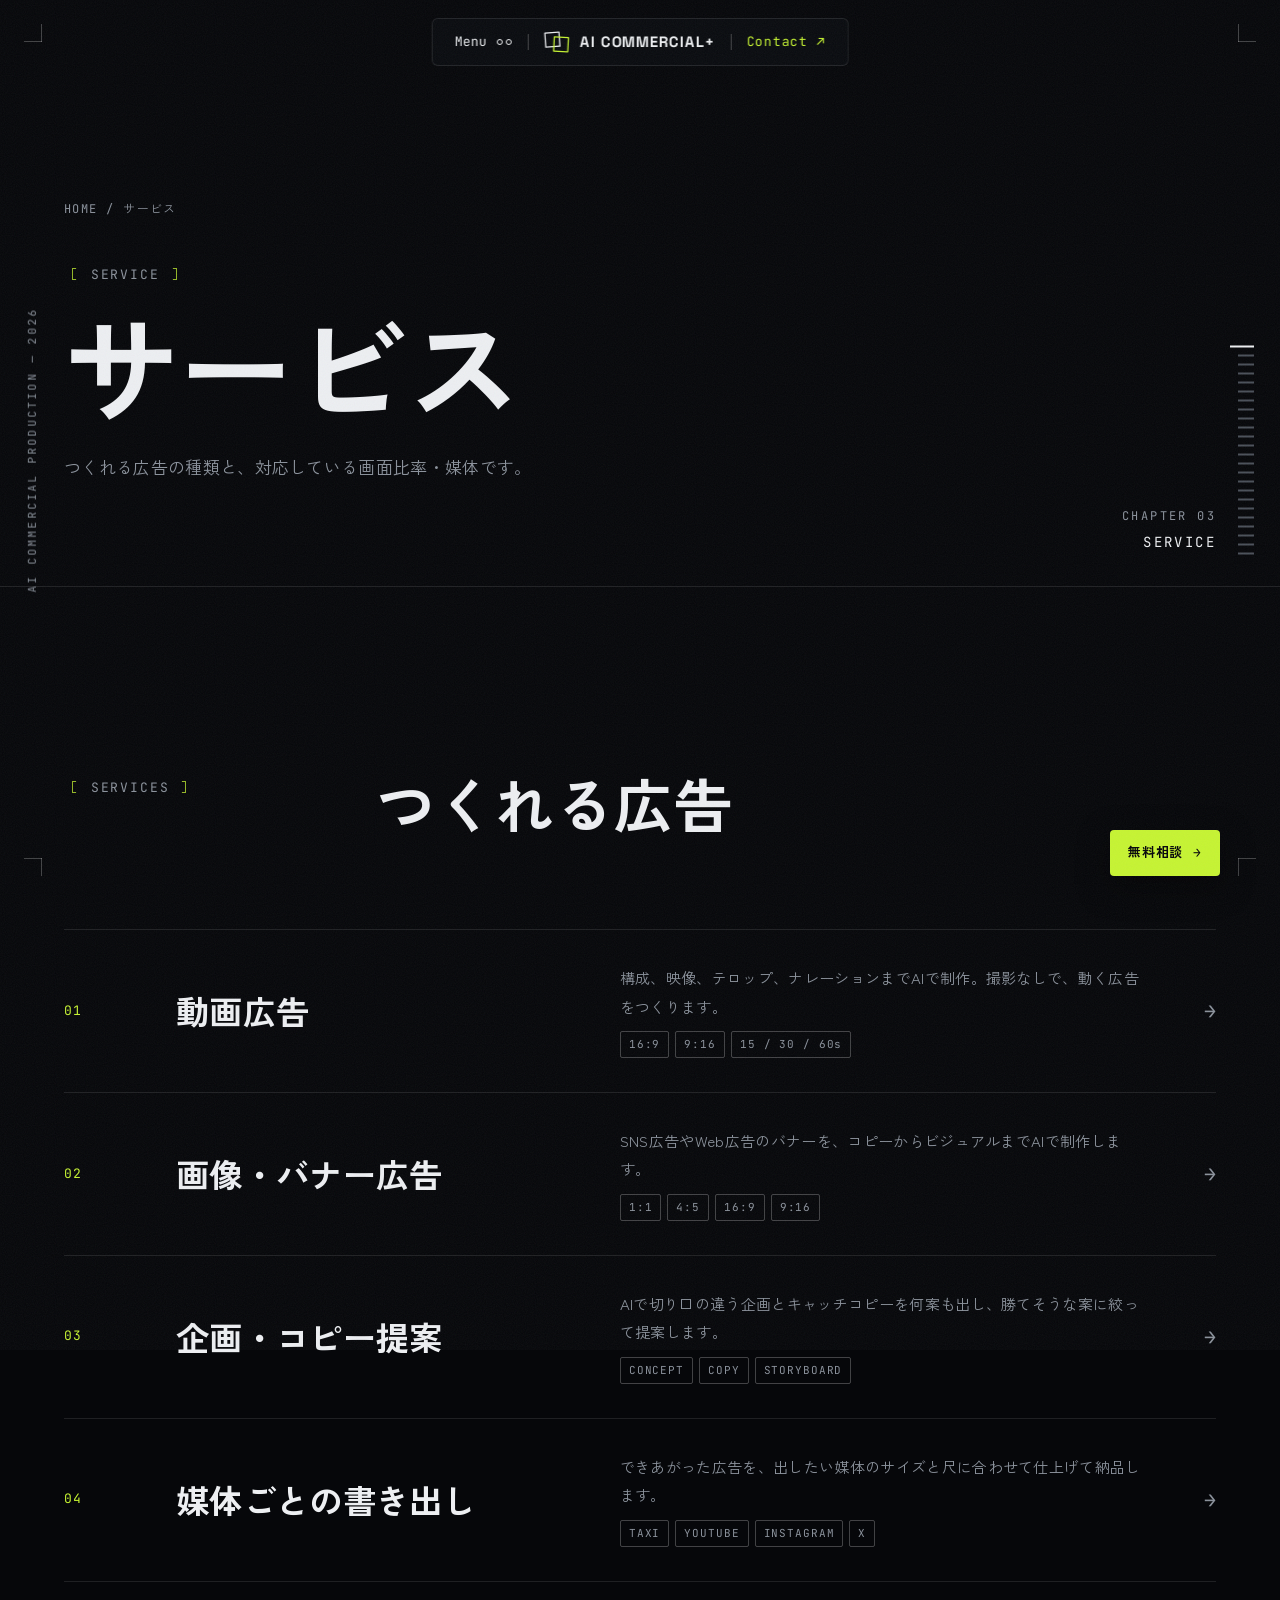
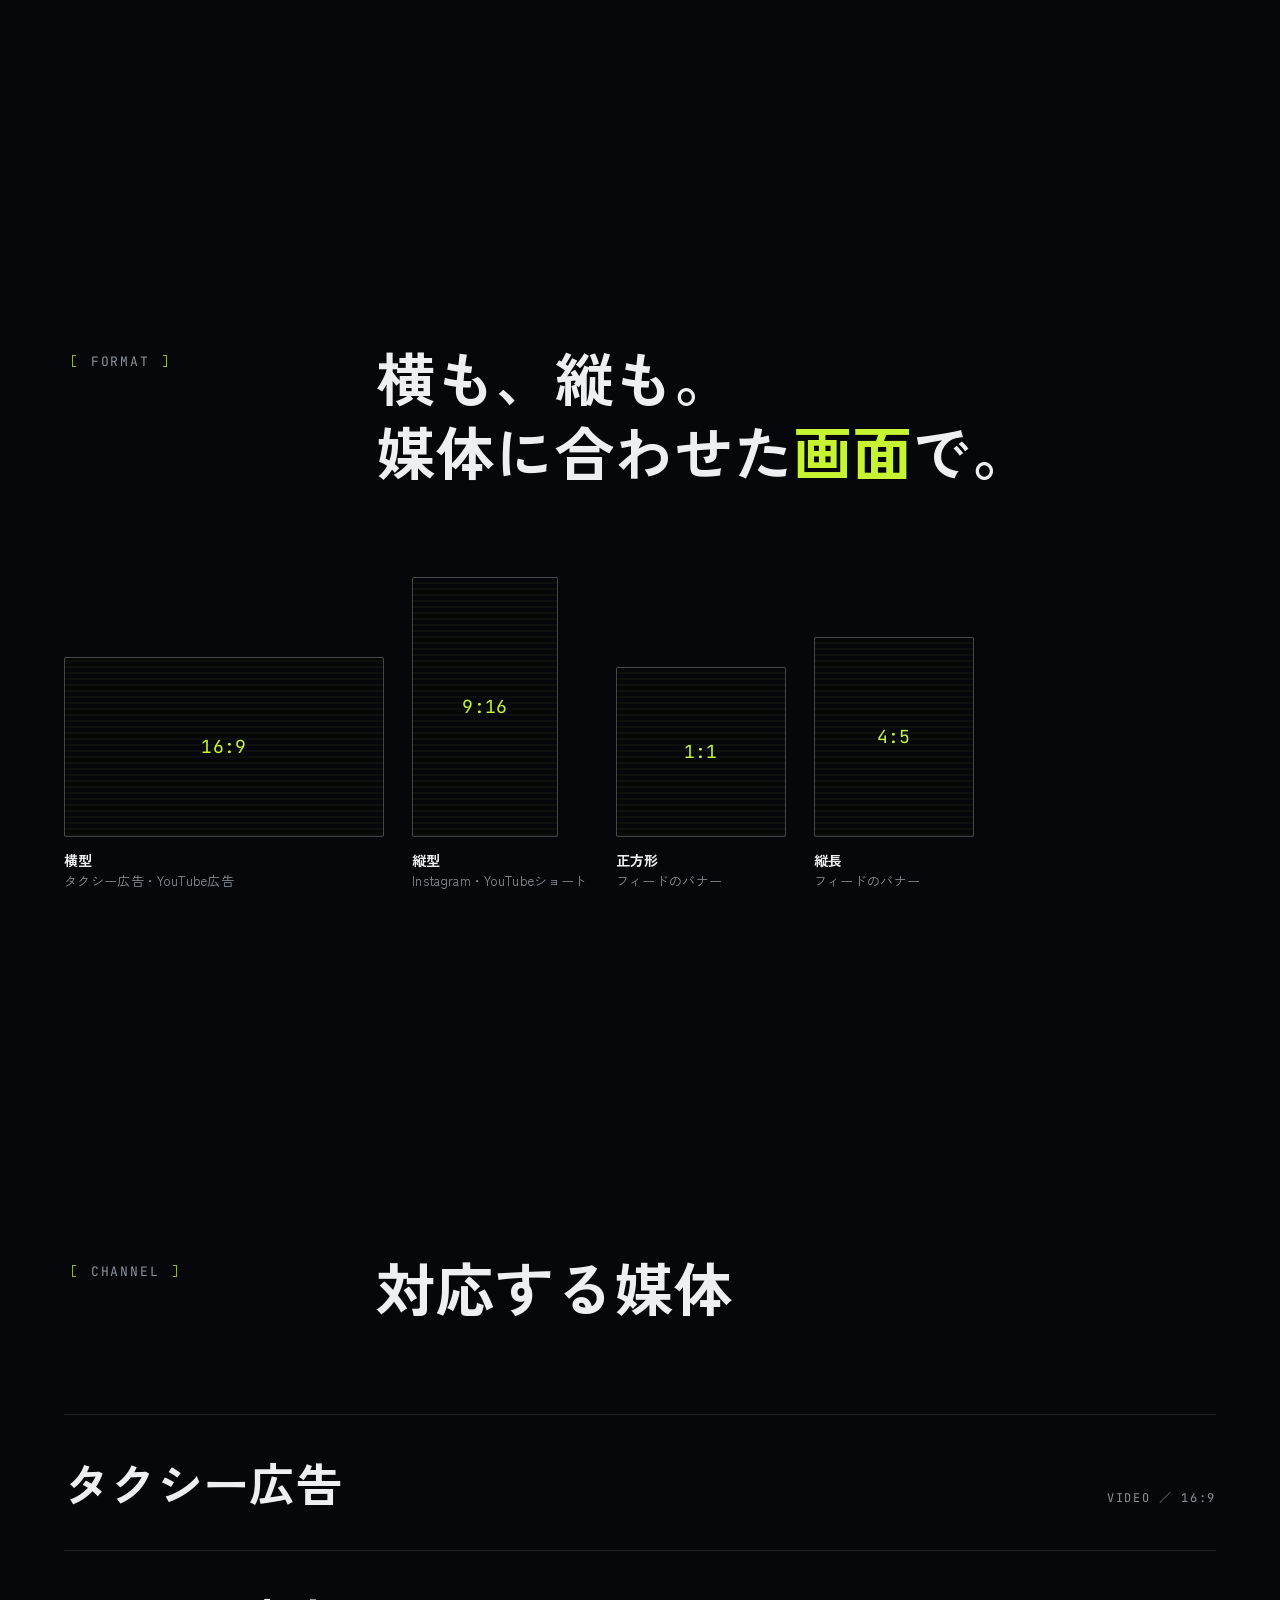
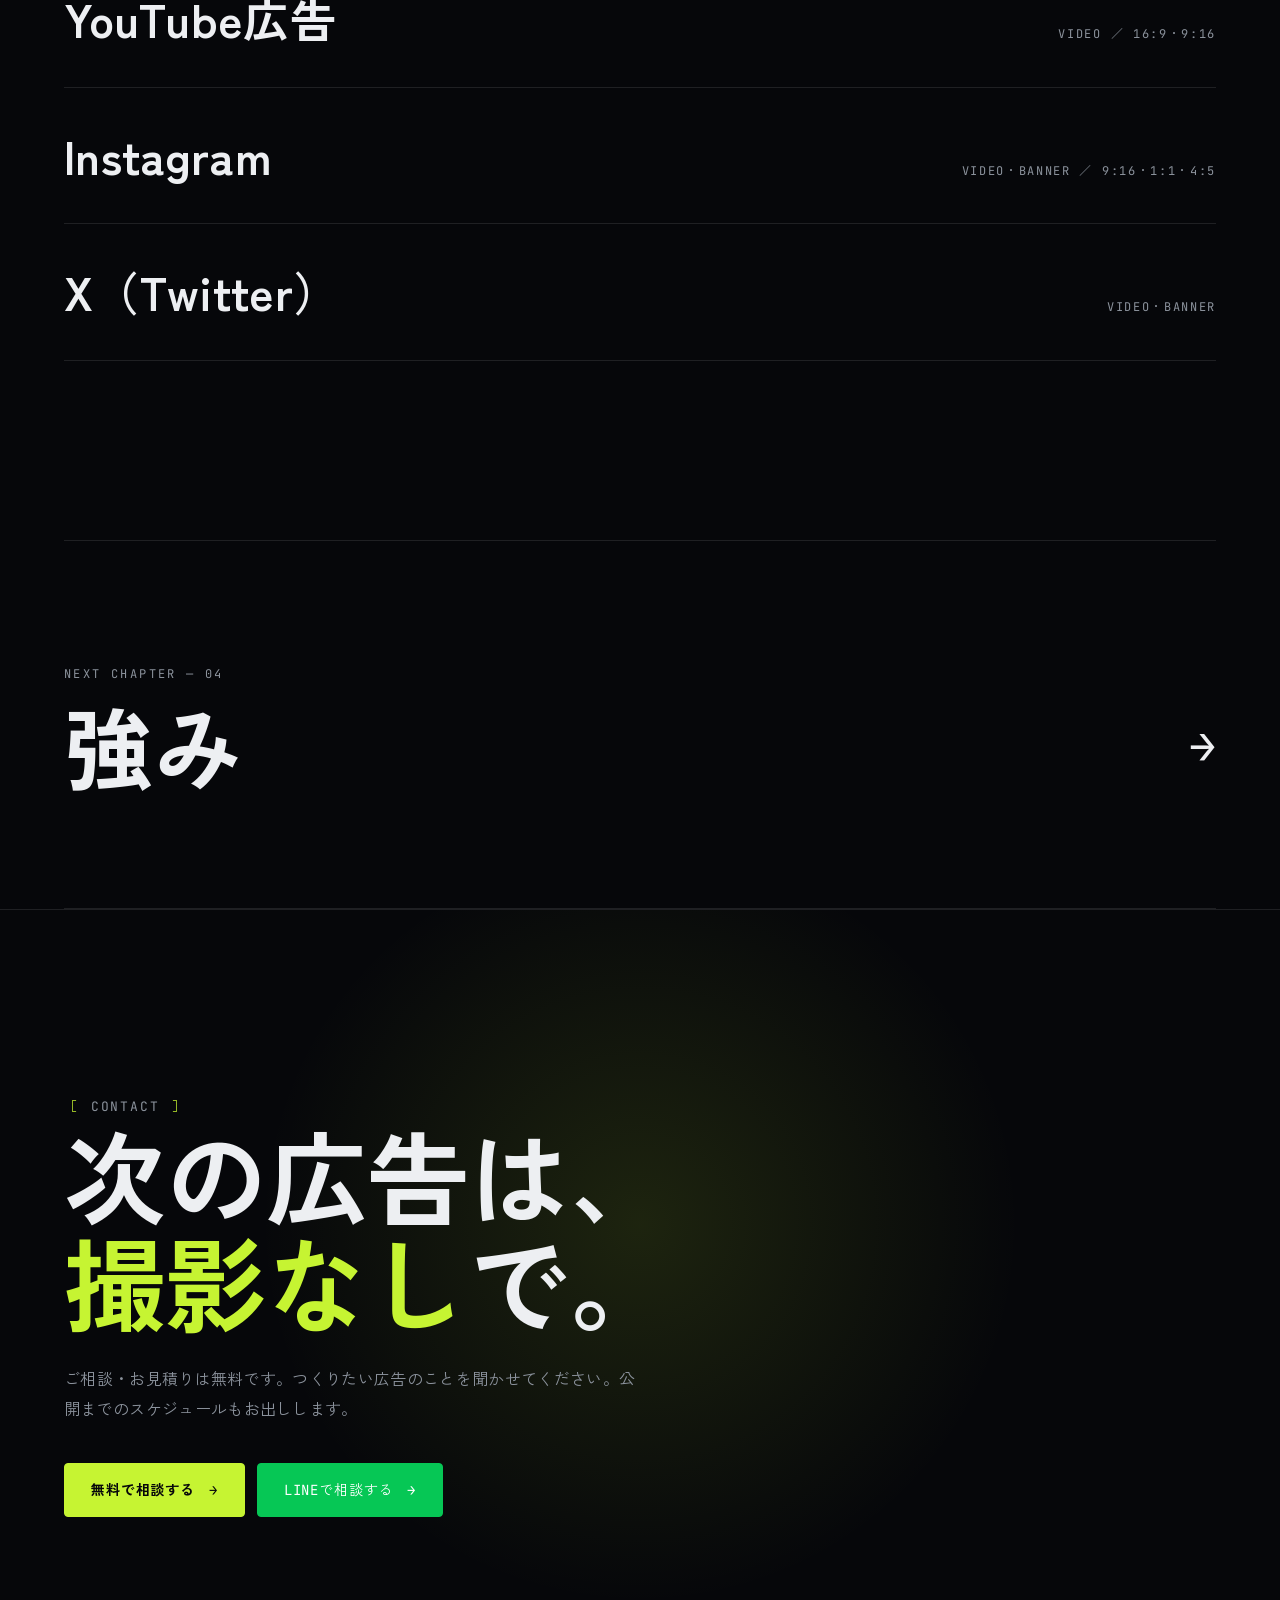
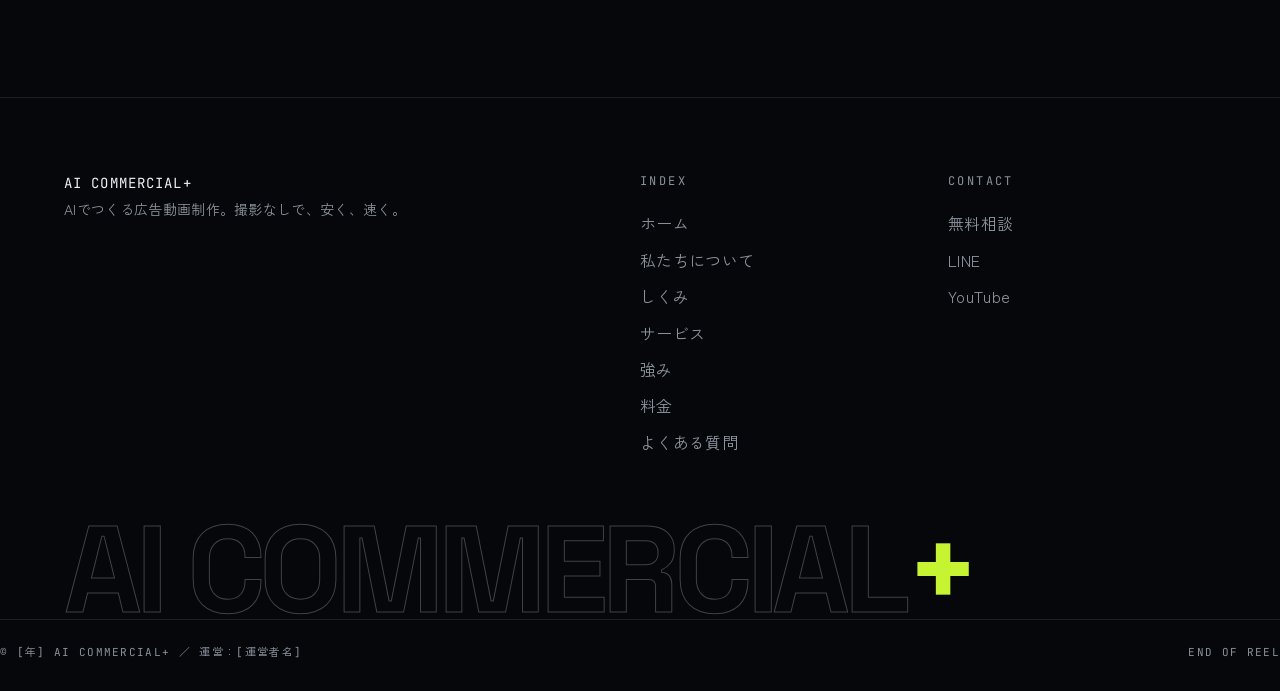
<file: service.html>
<!DOCTYPE html>
<html lang="ja">
<head>
<meta charset="UTF-8">
<meta name="viewport" content="width=device-width, initial-scale=1.0">
<title>サービス｜AI COMMERCIAL+</title>
<meta name="description" content="つくれる広告の種類と、対応している画面比率・媒体です。">
<meta name="theme-color" content="#06070A">
<link rel="preconnect" href="https://fonts.googleapis.com">
<link rel="preconnect" href="https://fonts.gstatic.com" crossorigin>
<link href="https://fonts.googleapis.com/css2?family=Space+Grotesk:wght@400;500;700&amp;family=JetBrains+Mono:wght@400;700&amp;family=Zen+Kaku+Gothic+New:wght@400;500;700;900&amp;display=swap" rel="stylesheet">
<link rel="stylesheet" href="assets/site.css">
<script>
document.documentElement.classList.add('js');
</script>
</head>
<body>
<div class="atmos" aria-hidden="true"><span class="f1"></span><span class="f2"></span><span class="f3"></span></div>
<div class="grain" aria-hidden="true"></div>
<div class="marks" aria-hidden="true"><span class="tl"></span><span class="tr"></span><span class="bl"></span><span class="br"></span></div>
<p class="side-label" aria-hidden="true">AI COMMERCIAL PRODUCTION — 2026</p>
<div class="ticks" aria-hidden="true"></div>

<header class="capsule">
<button class="menu-btn" type="button" aria-expanded="false" aria-controls="menu"><span class="menu-word">Menu</span><i aria-hidden="true"><b></b><b></b></i></button>
<a class="brand" href="index.html" aria-label="AI COMMERCIAL+ トップへ"><svg viewBox="100 120 330 280" fill="none" aria-hidden="true"><rect class="logo-sq logo-sq--a" x="120" y="140" width="180" height="180" stroke="currentColor" stroke-width="16" stroke-linejoin="round"/><rect class="logo-sq logo-sq--b" x="230" y="200" width="180" height="180" stroke="#C6F432" stroke-width="16" stroke-linejoin="round"/></svg><span>AI COMMERCIAL+</span></a>
<a class="cap-contact" href="contact.html">Contact ↗</a>
</header>
<nav id="menu" class="menu" aria-label="メニュー">
<ol>
<li><a href="index.html"><small>00</small>Home<span>ホーム</span></a></li>
<li><a href="about.html"><small>01</small>About<span>私たちについて</span></a></li>
<li><a href="flow.html"><small>02</small>Flow<span>しくみ</span></a></li>
<li><a href="service.html" aria-current="page"><small>03</small>Service<span>サービス</span></a></li>
<li><a href="strengths.html"><small>04</small>Why AI<span>強み</span></a></li>
<li><a href="price.html"><small>05</small>Price<span>料金</span></a></li>
<li><a href="faq.html"><small>06</small>FAQ<span>よくある質問</span></a></li>
<li><a href="contact.html"><small>07</small>Contact<span>お問い合わせ</span></a></li>
</ol>
<div class="menu-side">
<p>CONTACT<b>無料相談受付中</b></p>
<p>YOUTUBE<b>[チャンネル名]</b></p>
<a class="btn btn--lime" href="contact.html">無料で相談する <span class="arrow">→</span></a>
</div>
</nav>

<main>
<section class="page-head" aria-labelledby="page-title">
<div class="wrap">
<p class="crumbs"><a href="index.html">HOME</a> / サービス</p>
<span class="label">Service</span>
<h1 class="page-title" id="page-title" data-split>サービス</h1>
<p class="page-lead hero-fade">つくれる広告の種類と、対応している画面比率・媒体です。</p>
</div>
<p class="page-en" aria-hidden="true">CHAPTER 03<b>SERVICE</b></p>
</section>

<section class="section" aria-labelledby="menu-label">
<div class="wrap">
<div class="head"><span class="label" id="menu-label">Services</span><h2 class="title" data-reveal>つくれる広告</h2></div>
<div class="rows">
<a class="row" href="service.html" data-reveal><span class="no">01</span><h3>動画広告</h3><div><p>構成、映像、テロップ、ナレーションまでAIで制作。撮影なしで、動く広告をつくります。</p><div class="tags"><span>16:9</span><span>9:16</span><span>15 / 30 / 60s</span></div></div><span class="go">→</span><span class="row-preview"><video src="assets/service-ad.mp4" muted loop playsinline preload="metadata" aria-hidden="true"></video></span></a>
<a class="row" href="service.html" data-reveal><span class="no">02</span><h3>画像・バナー広告</h3><div><p>SNS広告やWeb広告のバナーを、コピーからビジュアルまでAIで制作します。</p><div class="tags"><span>1:1</span><span>4:5</span><span>16:9</span><span>9:16</span></div></div><span class="go">→</span><span class="row-preview"><video src="assets/service-banner.mp4" muted loop playsinline preload="metadata" aria-hidden="true"></video></span></a>
<a class="row" href="service.html" data-reveal><span class="no">03</span><h3>企画・コピー提案</h3><div><p>AIで切り口の違う企画とキャッチコピーを何案も出し、勝てそうな案に絞って提案します。</p><div class="tags"><span>CONCEPT</span><span>COPY</span><span>STORYBOARD</span></div></div><span class="go">→</span><span class="row-preview"><video src="assets/service-plan.mp4" muted loop playsinline preload="metadata" aria-hidden="true"></video></span></a>
<a class="row" href="service.html" data-reveal><span class="no">04</span><h3>媒体ごとの書き出し</h3><div><p>できあがった広告を、出したい媒体のサイズと尺に合わせて仕上げて納品します。</p><div class="tags"><span>TAXI</span><span>YOUTUBE</span><span>INSTAGRAM</span><span>X</span></div></div><span class="go">→</span><span class="row-preview"><video src="assets/hero-2.mp4" muted loop playsinline preload="metadata" aria-hidden="true"></video></span></a>
</div>
</div>
</section>

<section class="section" aria-labelledby="fmt-label">
<div class="wrap">
<div class="head"><span class="label" id="fmt-label">Format</span><h2 class="title" data-reveal>横も、縦も。<br>媒体に合わせた<em>画面</em>で。</h2></div>
<div class="formats">
<div class="format" data-reveal><div class="format-box" style="--r: 16 / 9; --h: 180px">16:9</div><p><b>横型</b>タクシー広告・YouTube広告</p></div>
<div class="format" data-reveal><div class="format-box" style="--r: 9 / 16; --h: 260px">9:16</div><p><b>縦型</b>Instagram・YouTubeショート</p></div>
<div class="format" data-reveal><div class="format-box" style="--r: 1 / 1; --h: 170px">1:1</div><p><b>正方形</b>フィードのバナー</p></div>
<div class="format" data-reveal><div class="format-box" style="--r: 4 / 5; --h: 200px">4:5</div><p><b>縦長</b>フィードのバナー</p></div>
</div>
</div>
</section>

<section class="section" aria-labelledby="ch-label">
<div class="wrap">
<div class="head"><span class="label" id="ch-label">Channel</span><h2 class="title" data-reveal>対応する媒体</h2></div>
<ul class="channels" data-reveal>
<li>タクシー広告<span>VIDEO ／ 16:9</span></li>
<li>YouTube広告<span>VIDEO ／ 16:9・9:16</span></li>
<li>Instagram<span>VIDEO・BANNER ／ 9:16・1:1・4:5</span></li>
<li>X（Twitter）<span>VIDEO・BANNER</span></li>
</ul>
</div>
</section>

<section aria-label="次のページ">
<div class="wrap">
<a class="next-page" href="strengths.html" data-reveal><small>NEXT CHAPTER — 04</small><b>強み<span>→</span></b></a>
</div>
</section>
<section class="contact" id="contact" aria-labelledby="contact-title">
<div class="wrap">
<span class="label">Contact</span>
<h2 class="contact-title" id="contact-title" data-reveal>次の広告は、<br><em>撮影なし</em>で。</h2>
<p data-reveal>ご相談・お見積りは無料です。つくりたい広告のことを聞かせてください。公開までのスケジュールもお出しします。</p>
<div class="contact-actions" data-reveal>
<a class="btn btn--lime" href="contact.html">無料で相談する <span class="arrow">→</span></a>
<a class="btn btn--line" href="contact.html#line">LINEで相談する <span class="arrow">→</span></a>
</div>
</div>
</section>
</main>

<footer class="footer">
<div class="wrap">
<div class="footer-grid">
<div>
<p class="mono" style="color: var(--text)">AI COMMERCIAL+</p>
<p>AIでつくる広告動画制作。撮影なしで、安く、速く。</p>
</div>
<div>
<h2>INDEX</h2>
<nav aria-label="フッターナビ">
<a href="index.html">ホーム</a>
<a href="about.html">私たちについて</a>
<a href="flow.html">しくみ</a>
<a href="service.html">サービス</a>
<a href="strengths.html">強み</a>
<a href="price.html">料金</a>
<a href="faq.html">よくある質問</a>
</nav>
</div>
<div>
<h2>CONTACT</h2>
<nav aria-label="お問い合わせ">
<a href="contact.html#mail">無料相談</a>
<a href="contact.html#line">LINE</a>
<a href="about.html#youtube">YouTube</a>
</nav>
</div>
</div>
<p class="wordmark" aria-hidden="true">AI COMMERCIAL<em>+</em></p>
</div>
<div class="wrap footer-bottom"><span>&copy; [年] AI COMMERCIAL+ ／ 運営：[運営者名]</span><span>END OF REEL</span></div>
</footer>
<a class="float-cta is-hidden" href="contact.html">無料相談 <span aria-hidden="true">→</span></a>
<script src="assets/site.js" defer></script>
</body>
</html>
</file>
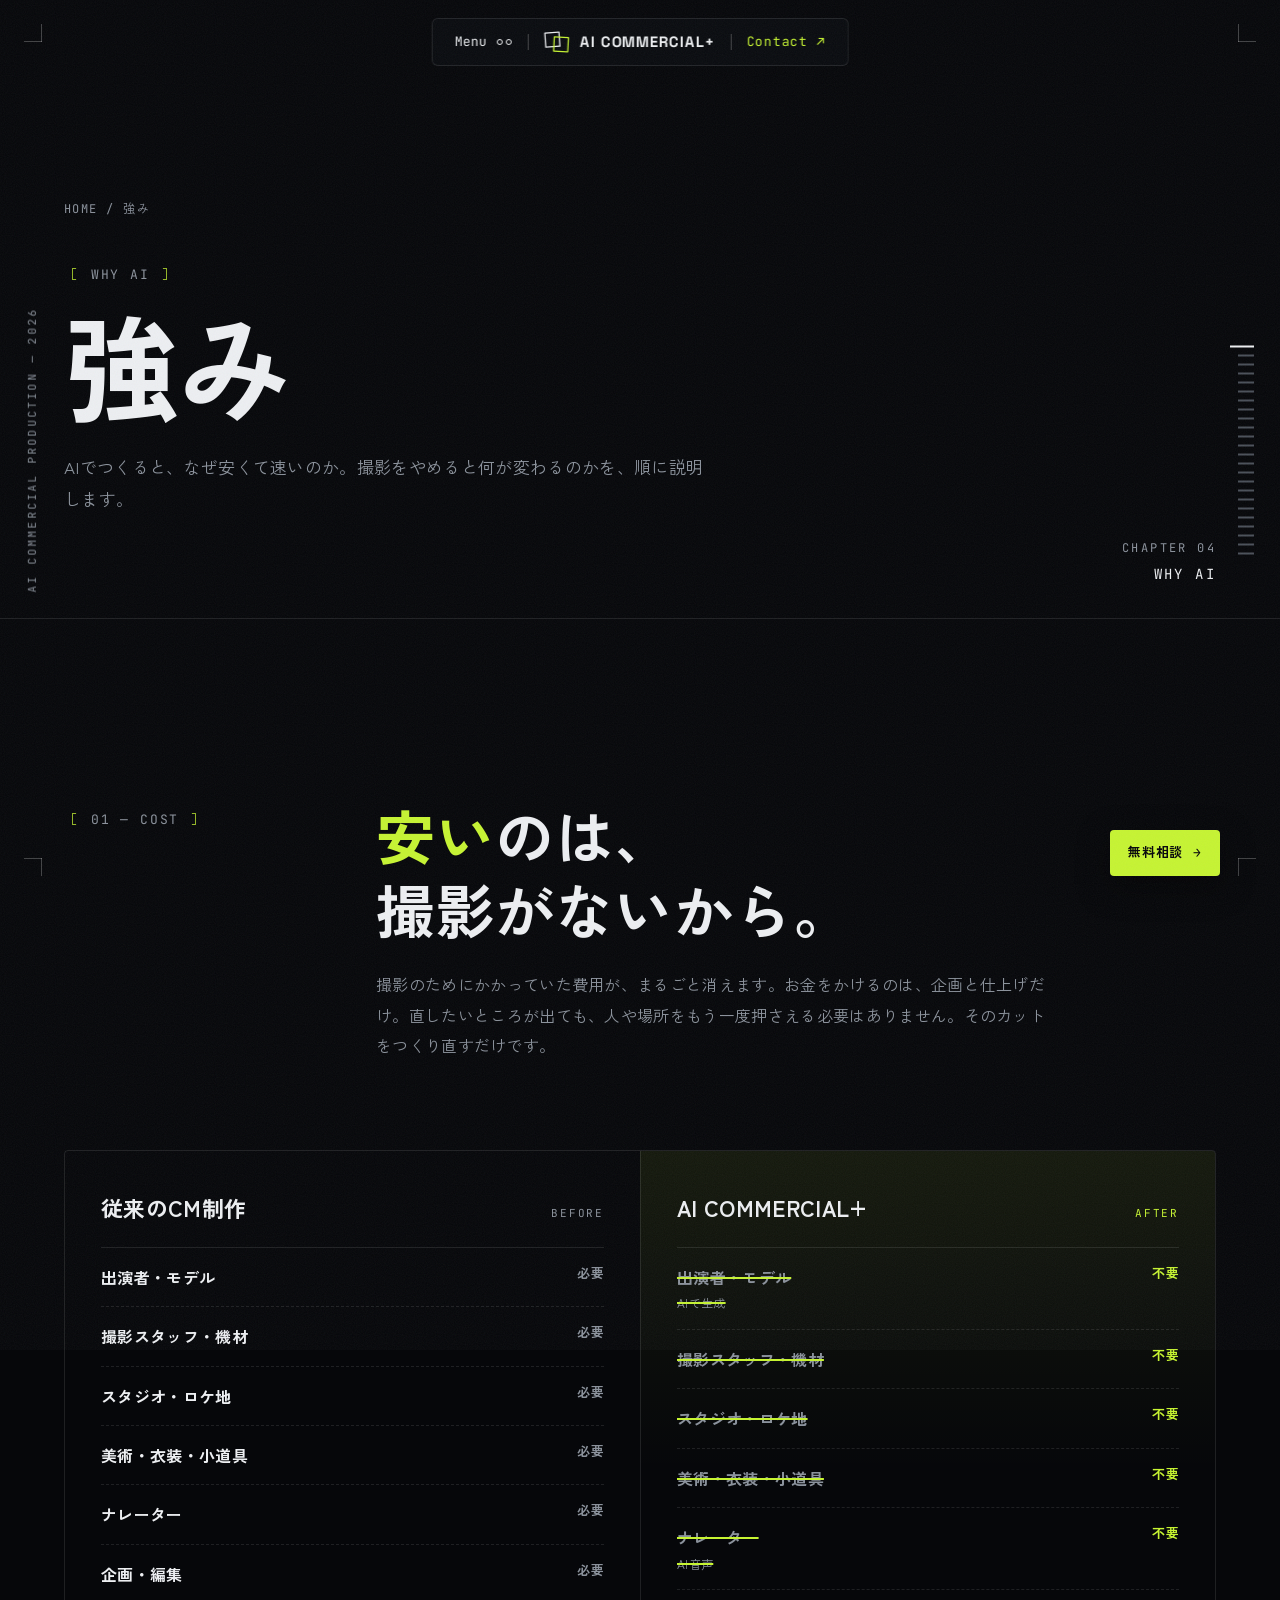
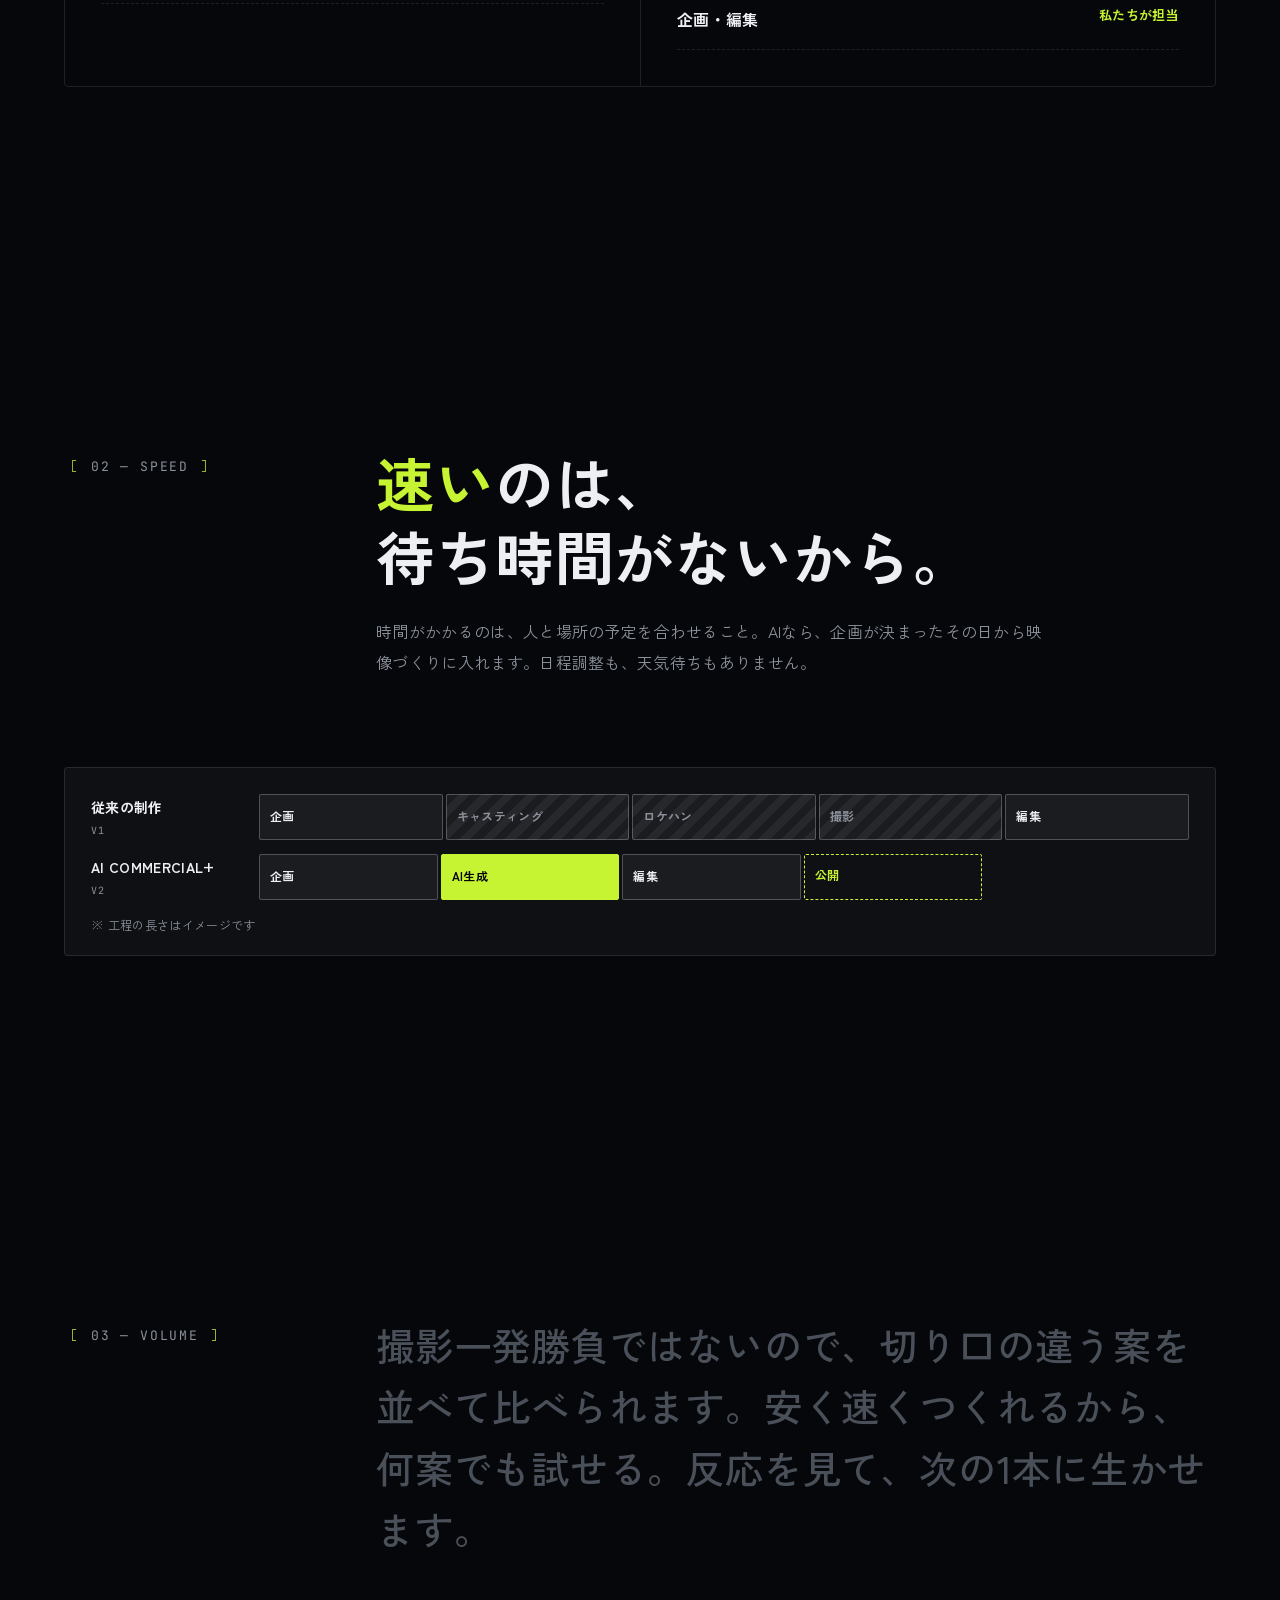
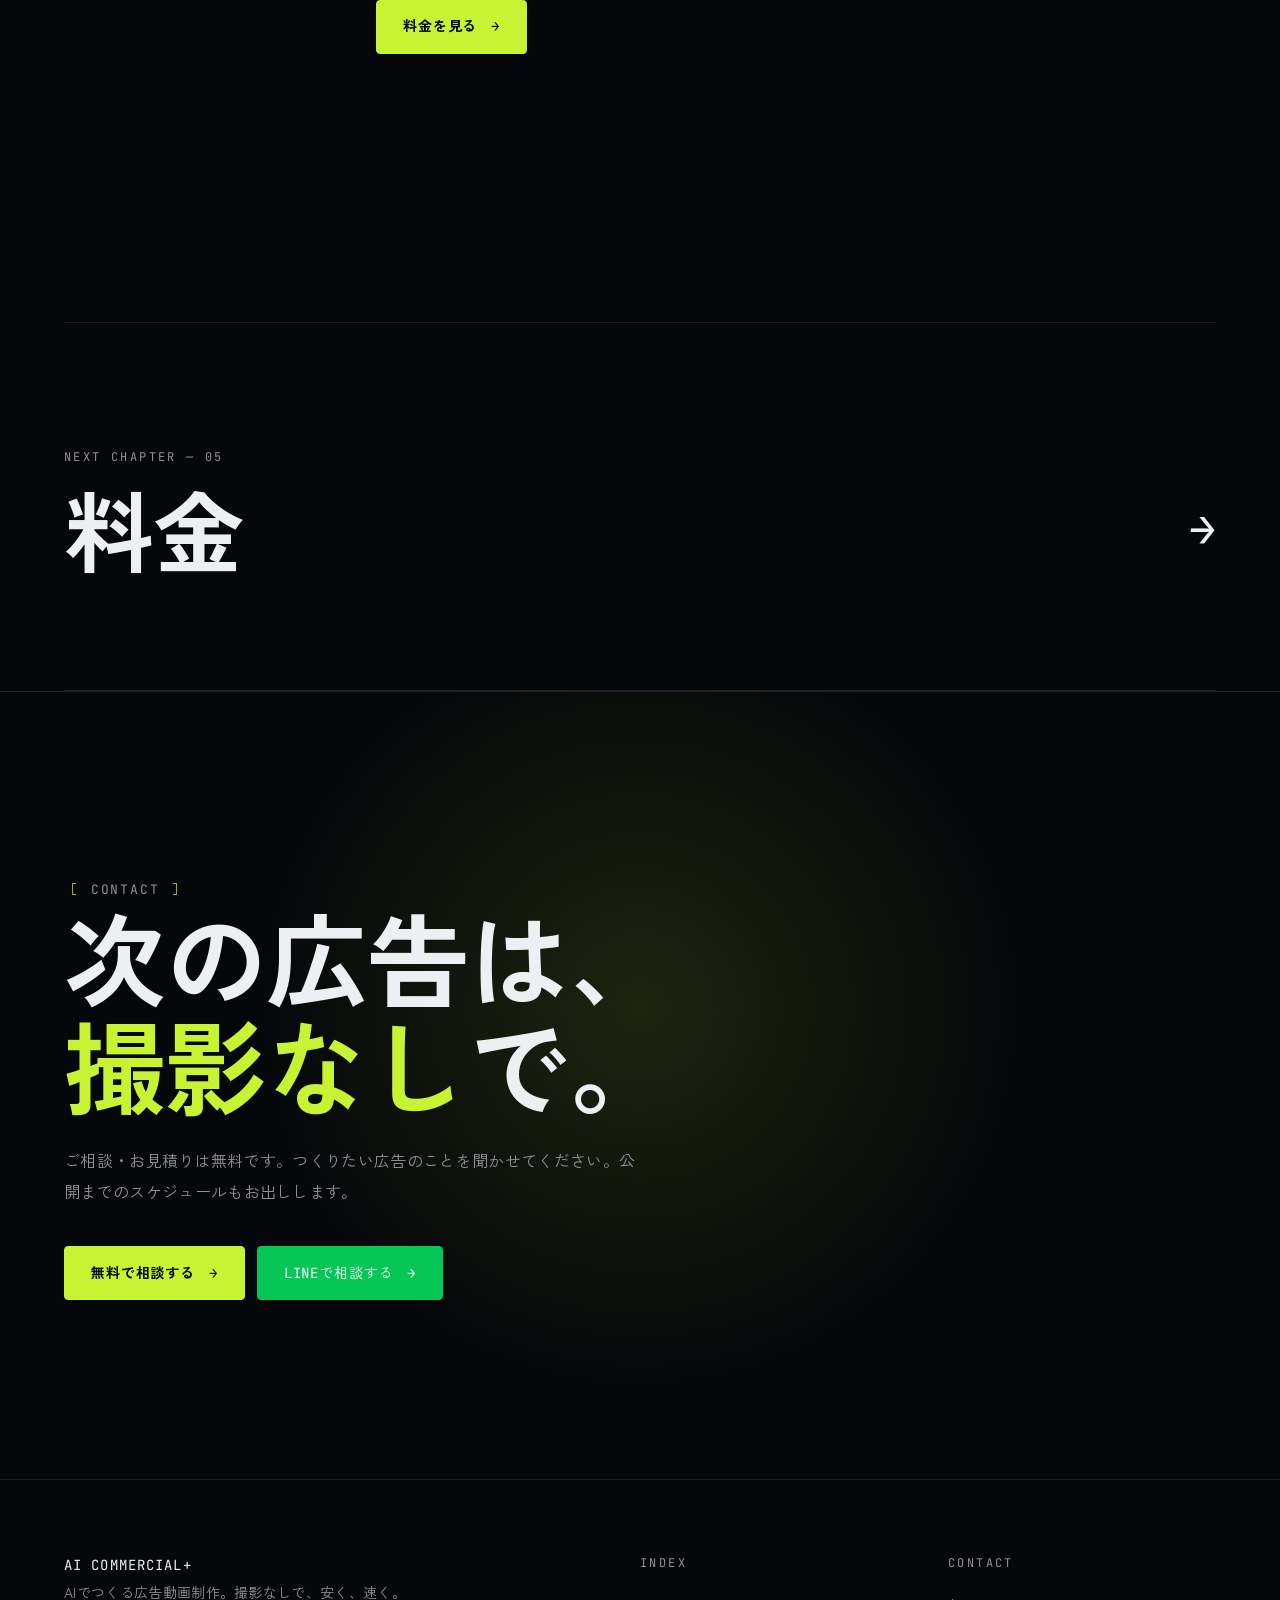
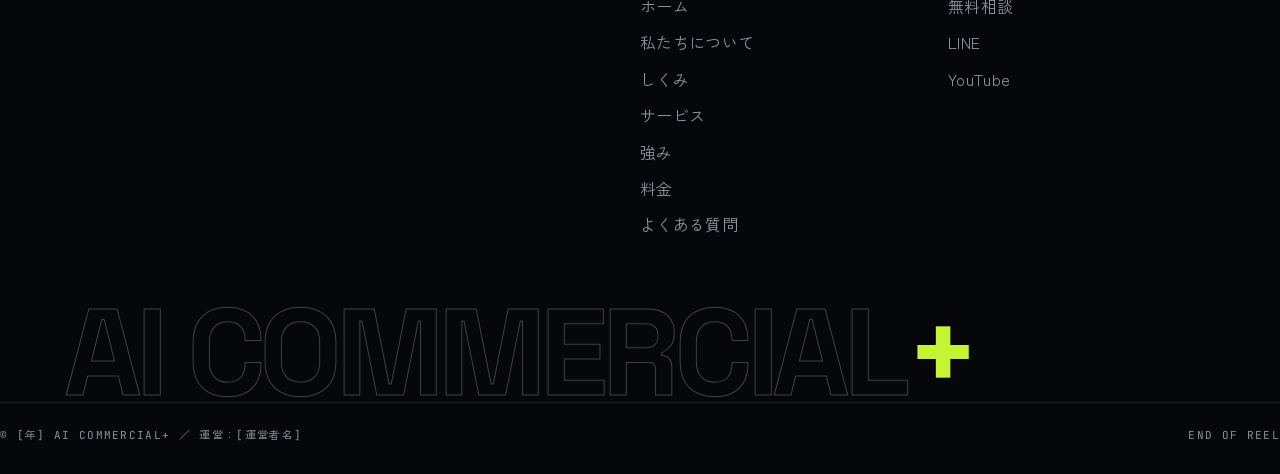
<file: strengths.html>
<!DOCTYPE html>
<html lang="ja">
<head>
<meta charset="UTF-8">
<meta name="viewport" content="width=device-width, initial-scale=1.0">
<title>強み｜AI COMMERCIAL+</title>
<meta name="description" content="AIでつくると、なぜ安くて速いのか。その理由をくわしく説明します。">
<meta name="theme-color" content="#06070A">
<link rel="preconnect" href="https://fonts.googleapis.com">
<link rel="preconnect" href="https://fonts.gstatic.com" crossorigin>
<link href="https://fonts.googleapis.com/css2?family=Space+Grotesk:wght@400;500;700&amp;family=JetBrains+Mono:wght@400;700&amp;family=Zen+Kaku+Gothic+New:wght@400;500;700;900&amp;display=swap" rel="stylesheet">
<link rel="stylesheet" href="assets/site.css">
<script>
document.documentElement.classList.add('js');
</script>
</head>
<body>
<div class="atmos" aria-hidden="true"><span class="f1"></span><span class="f2"></span><span class="f3"></span></div>
<div class="grain" aria-hidden="true"></div>
<div class="marks" aria-hidden="true"><span class="tl"></span><span class="tr"></span><span class="bl"></span><span class="br"></span></div>
<p class="side-label" aria-hidden="true">AI COMMERCIAL PRODUCTION — 2026</p>
<div class="ticks" aria-hidden="true"></div>

<header class="capsule">
<button class="menu-btn" type="button" aria-expanded="false" aria-controls="menu"><span class="menu-word">Menu</span><i aria-hidden="true"><b></b><b></b></i></button>
<a class="brand" href="index.html" aria-label="AI COMMERCIAL+ トップへ"><svg viewBox="100 120 330 280" fill="none" aria-hidden="true"><rect class="logo-sq logo-sq--a" x="120" y="140" width="180" height="180" stroke="currentColor" stroke-width="16" stroke-linejoin="round"/><rect class="logo-sq logo-sq--b" x="230" y="200" width="180" height="180" stroke="#C6F432" stroke-width="16" stroke-linejoin="round"/></svg><span>AI COMMERCIAL+</span></a>
<a class="cap-contact" href="contact.html">Contact ↗</a>
</header>
<nav id="menu" class="menu" aria-label="メニュー">
<ol>
<li><a href="index.html"><small>00</small>Home<span>ホーム</span></a></li>
<li><a href="about.html"><small>01</small>About<span>私たちについて</span></a></li>
<li><a href="flow.html"><small>02</small>Flow<span>しくみ</span></a></li>
<li><a href="service.html"><small>03</small>Service<span>サービス</span></a></li>
<li><a href="strengths.html" aria-current="page"><small>04</small>Why AI<span>強み</span></a></li>
<li><a href="price.html"><small>05</small>Price<span>料金</span></a></li>
<li><a href="faq.html"><small>06</small>FAQ<span>よくある質問</span></a></li>
<li><a href="contact.html"><small>07</small>Contact<span>お問い合わせ</span></a></li>
</ol>
<div class="menu-side">
<p>CONTACT<b>無料相談受付中</b></p>
<p>YOUTUBE<b>[チャンネル名]</b></p>
<a class="btn btn--lime" href="contact.html">無料で相談する <span class="arrow">→</span></a>
</div>
</nav>

<main>
<section class="page-head" aria-labelledby="page-title">
<div class="wrap">
<p class="crumbs"><a href="index.html">HOME</a> / 強み</p>
<span class="label">Why AI</span>
<h1 class="page-title" id="page-title" data-split>強み</h1>
<p class="page-lead hero-fade">AIでつくると、なぜ安くて速いのか。撮影をやめると何が変わるのかを、順に説明します。</p>
</div>
<p class="page-en" aria-hidden="true">CHAPTER 04<b>WHY AI</b></p>
</section>

<section class="section" id="cost" aria-labelledby="cost-label">
<div class="wrap">
<div class="head"><span class="label" id="cost-label">01 — Cost</span><div><h2 class="title" data-reveal><em>安い</em>のは、<br>撮影がないから。</h2><p class="lead" data-reveal>撮影のためにかかっていた費用が、まるごと消えます。お金をかけるのは、企画と仕上げだけ。直したいところが出ても、人や場所をもう一度押さえる必要はありません。そのカットをつくり直すだけです。</p></div></div>
<div class="versus" data-reveal>
<div>
<h3>従来のCM制作<small>BEFORE</small></h3>
<ul>
<li><span>出演者・モデル</span><span>必要</span></li>
<li><span>撮影スタッフ・機材</span><span>必要</span></li>
<li><span>スタジオ・ロケ地</span><span>必要</span></li>
<li><span>美術・衣装・小道具</span><span>必要</span></li>
<li><span>ナレーター</span><span>必要</span></li>
<li><span>企画・編集</span><span>必要</span></li>
</ul>
</div>
<div>
<h3>AI COMMERCIAL+<small>AFTER</small></h3>
<ul>
<li class="cut"><span>出演者・モデル<small>AIで生成</small></span><span>不要</span></li>
<li class="cut"><span>撮影スタッフ・機材</span><span>不要</span></li>
<li class="cut"><span>スタジオ・ロケ地</span><span>不要</span></li>
<li class="cut"><span>美術・衣装・小道具</span><span>不要</span></li>
<li class="cut"><span>ナレーター<small>AI音声</small></span><span>不要</span></li>
<li><span>企画・編集</span><span>私たちが担当</span></li>
</ul>
</div>
</div>
</div>
</section>

<section class="section" id="speed" aria-labelledby="speed-label">
<div class="wrap">
<div class="head"><span class="label" id="speed-label">02 — Speed</span><div><h2 class="title" data-reveal><em>速い</em>のは、<br>待ち時間がないから。</h2><p class="lead" data-reveal>時間がかかるのは、人と場所の予定を合わせること。AIなら、企画が決まったその日から映像づくりに入れます。日程調整も、天気待ちもありません。</p></div></div>
<div class="timeline" data-reveal role="img" aria-label="制作工程の比較。従来は企画、キャスティング、ロケハン、撮影、編集。AI COMMERCIAL+は企画、AI生成、編集のあと公開。">
<div class="tl-row"><span>従来の制作<small>V1</small></span><div class="tl"><span class="clip">企画</span><span class="clip clip--wait">キャスティング</span><span class="clip clip--wait">ロケハン</span><span class="clip clip--wait">撮影</span><span class="clip">編集</span></div></div>
<div class="tl-row"><span>AI COMMERCIAL+<small>V2</small></span><div class="tl"><span class="clip">企画</span><span class="clip clip--ai">AI生成</span><span class="clip">編集</span><span class="clip clip--done">公開</span><span class="tl-rest"></span></div></div>
<p class="note">※ 工程の長さはイメージです</p>
</div>
</div>
</section>

<section class="section" id="volume" aria-labelledby="vol-label">
<div class="wrap">
<div class="head"><span class="label" id="vol-label">03 — Volume</span><div><p class="glow-text">撮影一発勝負ではないので、切り口の違う案を並べて比べられます。安く速くつくれるから、<em>何案でも試せる</em>。反応を見て、次の1本に生かせます。</p><p style="margin-top: 40px" data-reveal><a class="btn btn--lime" href="price.html">料金を見る <span class="arrow">→</span></a></p></div></div>
</div>
</section>

<section aria-label="次のページ">
<div class="wrap">
<a class="next-page" href="price.html" data-reveal><small>NEXT CHAPTER — 05</small><b>料金<span>→</span></b></a>
</div>
</section>
<section class="contact" id="contact" aria-labelledby="contact-title">
<div class="wrap">
<span class="label">Contact</span>
<h2 class="contact-title" id="contact-title" data-reveal>次の広告は、<br><em>撮影なし</em>で。</h2>
<p data-reveal>ご相談・お見積りは無料です。つくりたい広告のことを聞かせてください。公開までのスケジュールもお出しします。</p>
<div class="contact-actions" data-reveal>
<a class="btn btn--lime" href="contact.html">無料で相談する <span class="arrow">→</span></a>
<a class="btn btn--line" href="contact.html#line">LINEで相談する <span class="arrow">→</span></a>
</div>
</div>
</section>
</main>

<footer class="footer">
<div class="wrap">
<div class="footer-grid">
<div>
<p class="mono" style="color: var(--text)">AI COMMERCIAL+</p>
<p>AIでつくる広告動画制作。撮影なしで、安く、速く。</p>
</div>
<div>
<h2>INDEX</h2>
<nav aria-label="フッターナビ">
<a href="index.html">ホーム</a>
<a href="about.html">私たちについて</a>
<a href="flow.html">しくみ</a>
<a href="service.html">サービス</a>
<a href="strengths.html">強み</a>
<a href="price.html">料金</a>
<a href="faq.html">よくある質問</a>
</nav>
</div>
<div>
<h2>CONTACT</h2>
<nav aria-label="お問い合わせ">
<a href="contact.html#mail">無料相談</a>
<a href="contact.html#line">LINE</a>
<a href="about.html#youtube">YouTube</a>
</nav>
</div>
</div>
<p class="wordmark" aria-hidden="true">AI COMMERCIAL<em>+</em></p>
</div>
<div class="wrap footer-bottom"><span>&copy; [年] AI COMMERCIAL+ ／ 運営：[運営者名]</span><span>END OF REEL</span></div>
</footer>
<a class="float-cta is-hidden" href="contact.html">無料相談 <span aria-hidden="true">→</span></a>
<script src="assets/site.js" defer></script>
</body>
</html>
</file>
<file: assets/site.css>
/* =========================================================
   AI COMMERCIAL+ 全ページ共通スタイル
   暗い画面に映像を映えさせる、シネマティックな構成
   ========================================================= */

:root {
  --bg: #06070A;
  --bg-2: #0C0E13;
  --panel: rgba(255,255,255,.04);
  --line: rgba(255,255,255,.1);
  --line-strong: rgba(255,255,255,.24);
  --text: #EDEFF2;
  --sub: #8B929C;
  --dim: #4A5059;
  --lime: #C6F432;
  --lime-dim: rgba(198,244,50,.16);
  --blue: #1E4BD8;

  --font-ja: 'Zen Kaku Gothic New', 'Hiragino Sans', 'Yu Gothic', sans-serif;
  --font-en: 'Space Grotesk', 'Zen Kaku Gothic New', sans-serif;
  --font-mono: 'JetBrains Mono', 'Zen Kaku Gothic New', monospace;

  --gutter: clamp(20px, 5vw, 80px);
  --section-y: clamp(96px, 14vw, 200px);
  --ease: cubic-bezier(.2,.7,.2,1);
}

*, *::before, *::after { box-sizing: border-box; }
html { background: var(--bg); scroll-behavior: smooth; }
body {
  margin: 0; font-family: var(--font-ja); color: var(--text); background: var(--bg);
  font-size: 16px; line-height: 1.9; letter-spacing: .02em; -webkit-font-smoothing: antialiased;
  overflow-x: hidden;
}
h1, h2, h3, p, ul, ol, dl, figure { margin: 0; }
a { color: inherit; }
img, svg, video { max-width: 100%; display: block; }
::selection { background: var(--lime); color: var(--bg); }
.sr-only { position: absolute; width: 1px; height: 1px; overflow: hidden; clip: rect(0 0 0 0); white-space: nowrap; }
.wrap { width: 100%; max-width: 1440px; margin: 0 auto; padding: 0 var(--gutter); position: relative; }
.mono { font-family: var(--font-mono); letter-spacing: .08em; }

/* ---------- 画面全体の空気：霧のような光と粒子のノイズ ---------- */
.atmos { position: fixed; inset: 0; z-index: -2; pointer-events: none; overflow: hidden; }
.atmos span { position: absolute; border-radius: 50%; filter: blur(80px); opacity: .55; }
.atmos .f1 { width: 50vw; height: 50vw; left: -12vw; top: 20vh; background: radial-gradient(circle, rgba(30,75,216,.55), transparent 70%); }
.atmos .f2 { width: 46vw; height: 46vw; right: -10vw; top: -10vh; background: radial-gradient(circle, rgba(30,75,216,.4), transparent 70%); }
.atmos .f3 { width: 34vw; height: 34vw; right: 10vw; bottom: -14vh; background: radial-gradient(circle, rgba(198,244,50,.18), transparent 70%); }
.grain { position: fixed; inset: -50%; z-index: 200; pointer-events: none; opacity: .06;
  background-image: url("data:image/svg+xml,%3Csvg xmlns='http://www.w3.org/2000/svg' width='160' height='160'%3E%3Cfilter id='n'%3E%3CfeTurbulence type='fractalNoise' baseFrequency='.9' numOctaves='2' stitchTiles='stitch'/%3E%3C/filter%3E%3Crect width='100%25' height='100%25' filter='url(%23n)'/%3E%3C/svg%3E"); }

/* ---------- 画面のふち：トンボ・縦書き・スクロール目盛り ---------- */
.marks span { position: fixed; z-index: 90; width: 18px; height: 18px; pointer-events: none; }
.marks span::before, .marks span::after { content: ''; position: absolute; background: var(--line-strong); }
.marks span::before { width: 1px; height: 100%; }
.marks span::after { height: 1px; width: 100%; }
.marks .tl { top: 24px; left: 24px; } .marks .tl::before { right: 0; } .marks .tl::after { bottom: 0; }
.marks .tr { top: 24px; right: 24px; } .marks .tr::before { left: 0; } .marks .tr::after { bottom: 0; }
.marks .bl { bottom: 24px; left: 24px; } .marks .bl::before { right: 0; } .marks .bl::after { top: 0; }
.marks .br { bottom: 24px; right: 24px; } .marks .br::before { left: 0; } .marks .br::after { top: 0; }
.side-label { position: fixed; z-index: 90; left: 22px; top: 50%; transform: translateY(-50%) rotate(180deg); writing-mode: vertical-rl; font-family: var(--font-mono); font-size: 11px; letter-spacing: .2em; color: var(--sub); pointer-events: none; }
.ticks { position: fixed; z-index: 90; right: 26px; top: 50%; transform: translateY(-50%); display: grid; gap: 7px; pointer-events: none; }
.ticks i { display: block; width: 16px; height: 2px; background: var(--dim); transition: background-color .2s, width .2s; margin-left: auto; }
.ticks i.on { background: var(--lime); }
.ticks i.now { width: 24px; background: var(--text); }
@media (max-width: 760px) { .marks, .side-label, .ticks { display: none; } }

/* ---------- ヘッダー：中央のカプセル ---------- */
.capsule {
  position: fixed; z-index: 120; top: 18px; left: 50%; transform: translateX(-50%);
  display: flex; align-items: center; gap: 0; height: 48px; padding: 0 6px;
  background: rgba(12,14,19,.72); border: 1px solid var(--line); border-radius: 6px;
  backdrop-filter: blur(14px); -webkit-backdrop-filter: blur(14px);
  font-family: var(--font-mono); font-size: 13px; letter-spacing: .06em;
  transition: transform .4s var(--ease), opacity .4s;
}
.capsule.is-hidden { transform: translate(-50%, -90px); }
.capsule > * { display: flex; align-items: center; gap: 10px; height: 100%; padding: 0 16px; text-decoration: none; background: none; border: 0; color: var(--text); font: inherit; cursor: pointer; white-space: nowrap; }
.capsule > * + *::before { content: ''; position: absolute; margin-left: -16px; width: 1px; height: 16px; background: var(--line-strong); }
.capsule > * { position: relative; }
.capsule .menu-btn i { display: inline-flex; gap: 3px; }
.capsule .menu-btn i b { width: 6px; height: 6px; border: 1px solid currentColor; border-radius: 50%; }
.capsule .brand { font-family: var(--font-en); font-weight: 700; font-size: 15px; letter-spacing: .06em; }
.capsule .brand svg { height: 22px; width: auto; overflow: visible; }
.capsule .cap-contact { color: var(--lime); }
.capsule > *:hover { color: var(--lime); }
.logo-sq { transform-box: fill-box; transform-origin: center; }
.logo-sq--a { transform: rotate(-4deg); }
.logo-sq--b { transform: rotate(3deg); }
@media (max-width: 560px) { .capsule .brand span { display: none; } .capsule > * { padding: 0 12px; } .capsule > * + *::before { margin-left: -12px; } }

/* ---------- 全画面メニュー ---------- */
.menu {
  position: fixed; inset: 0; z-index: 110; background: rgba(6,7,10,.94);
  backdrop-filter: blur(18px); -webkit-backdrop-filter: blur(18px);
  display: grid; grid-template-columns: 1fr minmax(240px, 360px); gap: 40px; align-items: center;
  padding: 120px var(--gutter) 60px; opacity: 0; visibility: hidden; transition: opacity .4s, visibility .4s;
}
.menu-open .menu { opacity: 1; visibility: visible; }
.menu-open { overflow: hidden; }
.menu ol { list-style: none; padding: 0; }
.menu li a { display: flex; align-items: baseline; gap: 22px; padding: 6px 0; text-decoration: none; font-family: var(--font-en); font-weight: 500; font-size: clamp(30px, 5vw, 64px); line-height: 1.15; color: var(--sub); transition: color .25s, transform .35s var(--ease); }
.menu li a small { font-family: var(--font-mono); font-size: 13px; color: var(--lime); letter-spacing: .1em; min-width: 32px; }
.menu li a span { font-family: var(--font-ja); font-size: .42em; font-weight: 700; color: var(--dim); }
.menu li a:hover, .menu li a[aria-current="page"] { color: var(--text); transform: translateX(10px); }
.menu-side { font-family: var(--font-mono); font-size: 13px; color: var(--sub); display: grid; gap: 22px; border-left: 1px solid var(--line); padding-left: 32px; }
.menu-side b { display: block; color: var(--text); font-weight: 400; }
@media (prefers-reduced-motion: no-preference) {
  .menu li { opacity: 0; transform: translateY(20px); transition: opacity .5s var(--ease), transform .5s var(--ease); }
  .menu-open .menu li { opacity: 1; transform: none; }
  .menu-open .menu li:nth-child(2) { transition-delay: .04s; } .menu-open .menu li:nth-child(3) { transition-delay: .08s; } .menu-open .menu li:nth-child(4) { transition-delay: .12s; }
  .menu-open .menu li:nth-child(5) { transition-delay: .16s; } .menu-open .menu li:nth-child(6) { transition-delay: .2s; } .menu-open .menu li:nth-child(7) { transition-delay: .24s; }
}
@media (max-width: 860px) { .menu { grid-template-columns: 1fr; align-content: center; } .menu-side { border-left: 0; padding-left: 0; border-top: 1px solid var(--line); padding-top: 24px; } }

/* ---------- ボタン・リンク ---------- */
.btn {
  display: inline-flex; align-items: center; gap: 14px; height: 54px; padding: 0 26px; border-radius: 4px;
  font-family: var(--font-mono); font-size: 14px; letter-spacing: .06em; text-decoration: none; white-space: nowrap;
  border: 1px solid var(--line-strong); color: var(--text); background: transparent; cursor: pointer;
  transition: background-color .25s, color .25s, border-color .25s, box-shadow .25s;
}
.btn .arrow { transition: transform .25s var(--ease); }
.btn:hover .arrow { transform: translateX(5px); }
.btn:hover { border-color: var(--lime); color: var(--lime); }
.btn--lime { background: var(--lime); color: var(--bg); border-color: var(--lime); font-weight: 700; }
.btn--lime:hover { color: var(--bg); box-shadow: 0 0 0 5px var(--lime-dim), 0 0 40px rgba(198,244,50,.35); }
.btn--line { background: #06C755; border-color: #06C755; color: #fff; }
.btn--line:hover { color: #fff; border-color: #06C755; box-shadow: 0 0 30px rgba(6,199,85,.35); }

/* ---------- 見出し：［ About us ］ ---------- */
.section { position: relative; padding: var(--section-y) 0; }
.label { display: inline-flex; align-items: center; gap: 12px; font-family: var(--font-mono); font-size: 13px; letter-spacing: .14em; color: var(--sub); text-transform: uppercase; }
.label::before { content: '［'; color: var(--lime); }
.label::after { content: '］'; color: var(--lime); }
.head { display: grid; grid-template-columns: minmax(180px, 1fr) 3fr; gap: 32px; align-items: start; margin-bottom: clamp(48px, 7vw, 96px); }
.head .label { padding-top: 10px; }
.title { font-family: var(--font-ja); font-weight: 700; font-size: clamp(32px, 4.6vw, 64px); line-height: 1.25; letter-spacing: .01em; }
.title em { font-style: normal; color: var(--lime); }
.lead { margin-top: 24px; color: var(--sub); max-width: 42em; }
@media (max-width: 860px) { .head { grid-template-columns: 1fr; gap: 16px; } }

/* スクロールに合わせて文字が光る大きな文章 */
.glow-text { font-size: clamp(22px, 3vw, 40px); line-height: 1.6; font-weight: 500; letter-spacing: .02em; }
.glow-text em { font-style: normal; }
.glow-text .w { color: var(--dim); transition: color .3s; }
.glow-text .w.on { color: var(--text); }
.glow-text .w.on.hl { color: var(--lime); }
.no-glow .glow-text .w { color: var(--text); }
.no-glow .glow-text .w.hl { color: var(--lime); }

/* ---------- ヒーロー ---------- */
.hero { position: relative; height: 100svh; min-height: 640px; overflow: hidden; }
.hero-stage { position: relative; height: 100%; }
.hero-media::after { content: ''; position: absolute; inset: 0; background: var(--bg); opacity: 0; pointer-events: none; }
.hero-media { position: absolute; inset: 0; background: radial-gradient(70% 80% at 70% 40%, #14224F 0%, #07080B 70%); }
.hero-video { position: absolute; inset: 0; width: 100%; height: 100%; object-fit: cover; opacity: 0; transition: opacity 1s; }
.hero-video.is-ready { opacity: 1; }
.hero-shade { position: absolute; inset: 0; background: linear-gradient(90deg, rgba(6,7,10,.85) 0%, rgba(6,7,10,.35) 50%, rgba(6,7,10,.1) 100%), linear-gradient(0deg, rgba(6,7,10,.95) 0%, rgba(6,7,10,0) 45%), linear-gradient(180deg, rgba(6,7,10,.6) 0%, rgba(6,7,10,0) 20%); }
.hero-inner { position: absolute; inset: 0; display: flex; flex-direction: column; justify-content: flex-end; padding: 0 var(--gutter) clamp(90px, 12vh, 140px); }
.hero-kicker { font-family: var(--font-mono); font-size: 12px; letter-spacing: .2em; color: var(--sub); margin-bottom: 22px; }
.hero-kicker b { color: var(--lime); font-weight: 400; }
.hero-title { font-weight: 700; font-size: clamp(40px, 6.2vw, 100px); line-height: 1.08; letter-spacing: -.01em; max-width: 12em; filter: drop-shadow(0 2px 16px rgba(6,7,10,.6)); }
.hero-title em { font-style: normal; color: var(--lime); }
.nb { white-space: nowrap; }
.hero-rot { margin-top: 22px; font-family: var(--font-en); font-size: clamp(20px, 2.6vw, 36px); font-weight: 500; color: var(--sub); }
.hero-rot .br { font-family: var(--font-mono); color: var(--lime); font-weight: 400; }
.hero-rot .rot { font-family: var(--font-mono); color: var(--text); }
.hero-actions { margin-top: 36px; display: flex; gap: 12px; flex-wrap: wrap; }
.hero-data { position: absolute; right: calc(var(--gutter) + 40px); top: 24%; display: grid; gap: 22px; font-family: var(--font-mono); font-size: 12px; letter-spacing: .14em; color: var(--sub); }
.hero-data div { display: grid; gap: 2px; padding: 8px 16px 8px 14px; border-left: 1px solid var(--lime); background: rgba(6,7,10,.55); backdrop-filter: blur(8px); -webkit-backdrop-filter: blur(8px); }
.hero-data b { font-size: 15px; color: var(--text); font-weight: 400; letter-spacing: .08em; }
.hero-cards { position: absolute; right: var(--gutter); bottom: clamp(36px, 6vh, 64px); display: flex; gap: 14px; }
.hero-card { position: relative; width: 220px; aspect-ratio: 16 / 10; border: 1px solid var(--line-strong); border-radius: 4px; overflow: hidden; text-decoration: none; background: var(--bg-2); transition: transform .4s var(--ease), border-color .3s; }
.hero-card video { width: 100%; height: 100%; object-fit: cover; opacity: .85; transition: opacity .3s, transform .6s var(--ease); }
.hero-card span { position: absolute; left: 8px; right: 8px; bottom: 8px; display: flex; justify-content: space-between; align-items: center; padding: 4px 8px; background: #fff; color: #111; font-family: var(--font-mono); font-size: 11px; letter-spacing: .1em; border-radius: 2px; }
.hero-card:hover { transform: translateY(-4px); border-color: var(--lime); }
.hero-card:hover video { opacity: 1; transform: scale(1.05); }
.scroll-cue { position: absolute; left: 50%; bottom: 26px; transform: translateX(-50%); font-family: var(--font-mono); font-size: 11px; letter-spacing: .2em; color: var(--sub); white-space: nowrap; }
@media (max-width: 1100px) { .hero-data { display: none; } }
@media (max-width: 860px) { .hero-cards { display: none; } .scroll-cue { display: none; } }
@media (max-width: 760px) { .hero-shade { background: linear-gradient(0deg, rgba(6,7,10,.96) 0%, rgba(6,7,10,.75) 45%, rgba(6,7,10,.2) 80%), linear-gradient(180deg, rgba(6,7,10,.6) 0%, rgba(6,7,10,0) 20%); } }

/* ---------- サービス：大きな行（マウスで動画のプレビュー） ---------- */
.rows { border-top: 1px solid var(--line); }
.row { position: relative; display: grid; grid-template-columns: 80px 1.1fr 1.4fr 40px; gap: 32px; align-items: center; padding: 34px 0; border-bottom: 1px solid var(--line); text-decoration: none; transition: padding-left .4s var(--ease); }
.row .no { font-family: var(--font-mono); font-size: 13px; color: var(--lime); letter-spacing: .1em; }
.row h3 { font-size: clamp(22px, 2.6vw, 36px); font-weight: 700; line-height: 1.3; }
.row p { color: var(--sub); font-size: 15px; }
.row .go { font-family: var(--font-mono); font-size: 20px; color: var(--sub); text-align: right; transition: color .25s, transform .3s var(--ease); }
.row::after { content: ''; position: absolute; left: 0; bottom: -1px; height: 1px; width: 0; background: var(--lime); transition: width .6s var(--ease); }
.row:hover { padding-left: 16px; }
.row:hover::after { width: 100%; }
.row:hover .go { color: var(--lime); transform: translateX(4px); }
.row-preview { position: absolute; right: 90px; top: 50%; width: 240px; aspect-ratio: 16 / 9; transform: translateY(-50%) scale(.9) rotate(-2deg); opacity: 0; pointer-events: none; border: 1px solid var(--line-strong); border-radius: 4px; overflow: hidden; z-index: 2; transition: opacity .35s, transform .5s var(--ease); background: var(--bg-2); box-shadow: 0 30px 60px rgba(0,0,0,.6); }
.row-preview video { width: 100%; height: 100%; object-fit: cover; }
.row:hover .row-preview { opacity: 1; transform: translateY(-50%) scale(1) rotate(-2deg); }
.row .tags { display: flex; flex-wrap: wrap; gap: 6px; margin-top: 10px; }
.row .tags span { font-family: var(--font-mono); font-size: 11px; letter-spacing: .08em; padding: 2px 8px; border: 1px solid var(--line-strong); border-radius: 2px; color: var(--sub); }
/* 狭い画面：1 段目に番号・見出し・矢印、2 段目の見出しの下に説明とタグ */
@media (max-width: 960px) {
  .row { grid-template-columns: 50px 1fr 30px; row-gap: 10px; }
  .row h3 { grid-column: 2; grid-row: 1; }
  .row .go { grid-column: 3; grid-row: 1; }
  .row > div { grid-column: 2 / 4; grid-row: 2; }
  .row-preview { display: none; }
}

/* ---------- 数字（カウントアップ） ---------- */
.stats { display: grid; grid-template-columns: repeat(3, 1fr); border-top: 1px solid var(--line); }
.stat { padding: 40px 32px 40px 0; }
.stat + .stat { padding-left: 32px; border-left: 1px solid var(--line); }
.stat .k { font-family: var(--font-mono); font-size: 12px; letter-spacing: .16em; color: var(--sub); }
.stat .v { margin-top: 14px; font-family: var(--font-en); font-weight: 500; font-size: clamp(64px, 8vw, 128px); line-height: 1; letter-spacing: -.03em; }
.stat .v small { font-family: var(--font-ja); font-size: .2em; font-weight: 700; margin-left: 6px; letter-spacing: 0; color: var(--sub); }
.stat .v em { font-style: normal; color: var(--lime); }
.stat p { margin-top: 16px; color: var(--sub); font-size: 14px; }
@media (max-width: 860px) { .stats { grid-template-columns: 1fr; } .stat + .stat { padding-left: 0; border-left: 0; border-top: 1px solid var(--line); } }

/* ---------- 比較 ---------- */
.versus { display: grid; grid-template-columns: 1fr 1fr; gap: 0; border: 1px solid var(--line); border-radius: 4px; overflow: hidden; }
.versus > div { padding: 36px; }
.versus > div + div { border-left: 1px solid var(--line); background: linear-gradient(180deg, rgba(198,244,50,.07), transparent 60%); }
.versus h3 { display: flex; justify-content: space-between; align-items: baseline; font-size: 22px; padding-bottom: 18px; border-bottom: 1px solid var(--line); }
.versus h3 small { font-family: var(--font-mono); font-size: 11px; letter-spacing: .16em; color: var(--sub); font-weight: 400; }
.versus > div + div h3 small { color: var(--lime); }
.versus ul { list-style: none; padding: 0; }
.versus li { display: flex; justify-content: space-between; gap: 16px; padding: 14px 0; border-bottom: 1px dashed var(--line); font-weight: 700; }
.versus li span:last-child { font-family: var(--font-mono); font-size: 13px; color: var(--sub); white-space: nowrap; }
.versus > div + div li span:last-child { color: var(--lime); }
.versus li.cut span:first-child { color: var(--sub); text-decoration: line-through; text-decoration-color: var(--lime); text-decoration-thickness: 2px; }
.versus li small { display: block; font-size: 12px; font-weight: 400; color: var(--sub); }
@media (max-width: 760px) { .versus { grid-template-columns: 1fr; } .versus > div + div { border-left: 0; border-top: 1px solid var(--line); } .versus > div { padding: 26px 20px; } }

/* 工程の比較（編集タイムライン風） */
.timeline { border: 1px solid var(--line); border-radius: 4px; padding: 26px 26px 18px; background: var(--panel); }
.timeline .tl-row { display: grid; grid-template-columns: 150px 1fr; gap: 18px; align-items: center; margin-bottom: 14px; }
.timeline .tl-row > span { font-size: 14px; font-weight: 700; }
.timeline .tl-row > span small { display: block; font-family: var(--font-mono); font-size: 10px; letter-spacing: .14em; color: var(--sub); font-weight: 400; }
.tl { display: flex; gap: 3px; height: 46px; }
.clip { flex: 1; display: flex; align-items: center; padding: 0 10px; min-width: 0; overflow: hidden; white-space: nowrap; font-size: 12px; font-weight: 700; border: 1px solid var(--line-strong); background: rgba(255,255,255,.05); border-radius: 2px; transform-origin: left center; }
.clip--wait { background: repeating-linear-gradient(135deg, rgba(255,255,255,.05) 0 8px, rgba(255,255,255,.1) 8px 16px); color: var(--sub); }
.clip--ai { background: var(--lime); color: var(--bg); border-color: var(--lime); }
.clip--done { border: 1px dashed var(--lime); color: var(--lime); background: none; font-family: var(--font-mono); }
.tl-rest { flex: 1.3; }
.timeline .note { margin-top: 6px; font-size: 12px; color: var(--sub); }
@media (max-width: 760px) { .timeline .tl-row { grid-template-columns: 1fr; gap: 8px; } }

/* ---------- 制作例の動画カード ---------- */
.work { position: relative; display: block; text-decoration: none; }
.work-media { position: relative; aspect-ratio: 16 / 9; border-radius: 4px; overflow: hidden; border: 1px solid var(--line); background: var(--bg-2); }
.work-media video { width: 100%; height: 100%; object-fit: cover; transition: transform .8s var(--ease); }
.work:hover .work-media video { transform: scale(1.04); }
.work-media::after { content: attr(data-tc); position: absolute; left: 12px; top: 10px; font-family: var(--font-mono); font-size: 11px; letter-spacing: .12em; color: #fff; text-shadow: 0 1px 6px rgba(0,0,0,.6); }
.work-meta { display: flex; justify-content: space-between; gap: 16px; margin-top: 14px; }
.work-meta b { font-size: 17px; }
.work-meta span { font-family: var(--font-mono); font-size: 12px; color: var(--sub); letter-spacing: .08em; }

/* ---------- 料金：尺ごとの行 ---------- */
.prices { border-top: 1px solid var(--line); }
.price { display: grid; grid-template-columns: 160px 1fr 1fr auto; gap: 28px; align-items: center; padding: 34px 0; border-bottom: 1px solid var(--line); }
.price .sec { font-family: var(--font-en); font-weight: 500; font-size: clamp(48px, 5vw, 72px); line-height: 1; letter-spacing: -.02em; }
.price .sec small { font-family: var(--font-mono); font-size: 14px; color: var(--sub); margin-left: 4px; letter-spacing: 0; }
.price.is-pick .sec { color: var(--lime); }
.price .bar { height: 6px; background: rgba(255,255,255,.08); border-radius: 3px; position: relative; overflow: hidden; }
.price .bar i { position: absolute; left: 0; top: 0; bottom: 0; width: var(--w); background: var(--lime); border-radius: 3px; box-shadow: 0 0 14px var(--lime); transform-origin: left; }
.price .use { color: var(--sub); font-size: 14px; }
.price .use b { display: block; color: var(--text); font-size: 15px; }
.price .yen { font-family: var(--font-en); font-weight: 500; font-size: clamp(32px, 3.4vw, 48px); white-space: nowrap; text-align: right; }
.price .yen small { font-family: var(--font-ja); font-size: 14px; color: var(--sub); margin-left: 4px; }
.pick { display: inline-block; margin-left: 10px; vertical-align: middle; padding: 2px 8px; font-family: var(--font-mono); font-size: 10px; letter-spacing: .14em; background: var(--lime); color: var(--bg); border-radius: 2px; }
.check { list-style: none; padding: 0; display: grid; gap: 6px; font-size: 15px; }
.check li { position: relative; padding-left: 22px; }
.check li::before { content: ''; position: absolute; left: 0; top: .85em; width: 10px; height: 1px; background: var(--lime); }
@media (max-width: 960px) { .price { grid-template-columns: 1fr auto; } .price .bar, .price .use { grid-column: 1 / -1; } }

/* ---------- 私たちについて・YouTube ---------- */
.split { display: grid; grid-template-columns: 1fr 1fr; gap: clamp(32px, 6vw, 96px); align-items: center; }
@media (max-width: 960px) { .split { grid-template-columns: 1fr; } }
.yt { position: relative; display: block; text-decoration: none; border: 1px solid var(--line-strong); border-radius: 6px; overflow: hidden; background: var(--bg-2); transition: border-color .3s, transform .4s var(--ease); }
.yt:hover { border-color: var(--lime); transform: translateY(-4px); }
.yt-thumb { position: relative; aspect-ratio: 16 / 9; overflow: hidden; }
.yt-thumb video { width: 100%; height: 100%; object-fit: cover; opacity: .75; }
.yt-play { position: absolute; left: 50%; top: 50%; width: 78px; height: 54px; transform: translate(-50%, -50%); border-radius: 12px; background: var(--lime); box-shadow: 0 0 40px rgba(198,244,50,.5); transition: transform .3s var(--ease); }
.yt-play::after { content: ''; position: absolute; left: 50%; top: 50%; transform: translate(-35%, -50%); border-left: 20px solid var(--bg); border-top: 12px solid transparent; border-bottom: 12px solid transparent; }
.yt:hover .yt-play { transform: translate(-50%, -50%) scale(1.08); }
.yt-meta { display: flex; justify-content: space-between; align-items: center; gap: 12px; padding: 16px 20px; border-top: 1px solid var(--line); }
.yt-meta b { display: block; font-size: 16px; }
.yt-meta small { font-family: var(--font-mono); font-size: 11px; color: var(--sub); letter-spacing: .12em; }
.yt-meta .go { font-family: var(--font-mono); color: var(--lime); }
.photo-slot { aspect-ratio: 4 / 3; border: 1px dashed var(--line-strong); border-radius: 6px; display: flex; align-items: center; justify-content: center; color: var(--sub); font-family: var(--font-mono); font-size: 13px; letter-spacing: .1em; background: var(--panel); }
.profile { display: grid; grid-template-columns: 200px 1fr; border-top: 1px solid var(--line); }
.profile dt, .profile dd { margin: 0; padding: 20px 0; border-bottom: 1px solid var(--line); }
.profile dt { font-family: var(--font-mono); font-size: 12px; letter-spacing: .14em; color: var(--sub); padding-top: 24px; }
@media (max-width: 760px) { .profile { grid-template-columns: 1fr; } .profile dt { border-bottom: 0; padding-bottom: 0; } }

/* ---------- しくみ：ステップ ---------- */
.steps { list-style: none; padding: 0; border-top: 1px solid var(--line); counter-reset: step; }
.step { display: grid; grid-template-columns: 200px 1fr 1fr; gap: 40px; padding: 48px 0; border-bottom: 1px solid var(--line); }
.step-no { font-family: var(--font-mono); color: var(--sub); font-size: 12px; letter-spacing: .16em; }
.step-no b { display: block; font-family: var(--font-en); font-weight: 500; font-size: 80px; line-height: 1; color: var(--text); letter-spacing: -.03em; }
.step:last-child .step-no b { color: var(--lime); }
.step h3 { font-size: clamp(22px, 2.4vw, 32px); }
.step h3 + p { margin-top: 12px; color: var(--sub); }
.roles { list-style: none; padding: 0; display: grid; gap: 10px; align-content: start; }
.roles li { display: flex; gap: 12px; align-items: baseline; padding: 14px 16px; border: 1px solid var(--line); border-radius: 4px; background: var(--panel); font-size: 14px; }
.tag { flex-shrink: 0; min-width: 58px; text-align: center; font-family: var(--font-mono); font-size: 11px; letter-spacing: .1em; padding: 1px 6px; border-radius: 2px; }
.tag--ai { background: var(--lime); color: var(--bg); font-weight: 700; }
.tag--we { border: 1px solid var(--line-strong); font-family: var(--font-ja); letter-spacing: 0; }
.roles .out { border: 0; background: none; padding: 4px 16px; font-family: var(--font-mono); font-size: 12px; color: var(--sub); letter-spacing: .1em; }
.roles .out b { font-family: var(--font-ja); color: var(--text); letter-spacing: 0; }
@media (max-width: 960px) { .step { grid-template-columns: 1fr; gap: 18px; } .step-no b { font-size: 56px; } }

/* ---------- サービス：画面比率・媒体 ---------- */
.formats { display: flex; align-items: flex-end; gap: 28px; flex-wrap: wrap; }
.format-box { height: var(--h); aspect-ratio: var(--r); border: 1px solid var(--line-strong); border-radius: 2px; display: flex; align-items: center; justify-content: center; font-family: var(--font-mono); font-size: 18px; color: var(--lime); background: repeating-linear-gradient(0deg, rgba(198,244,50,.04) 0 2px, transparent 2px 6px); }
.format p { margin-top: 12px; font-size: 13px; color: var(--sub); line-height: 1.6; }
.format p b { display: block; color: var(--text); font-size: 14px; }
@media (max-width: 760px) { .format-box { height: calc(var(--h) * .55); } .formats { gap: 16px; } }
.channels { list-style: none; padding: 0; border-top: 1px solid var(--line); }
.channels li { display: flex; justify-content: space-between; align-items: baseline; gap: 16px; padding: 24px 0; border-bottom: 1px solid var(--line); font-family: var(--font-ja); font-size: clamp(26px, 3.6vw, 48px); font-weight: 700; }
.channels li span { font-family: var(--font-mono); font-size: 12px; letter-spacing: .14em; color: var(--sub); font-weight: 400; text-align: right; }

/* ---------- FAQ ---------- */
.faq { border-top: 1px solid var(--line); }
.faq details { border-bottom: 1px solid var(--line); }
.faq summary { list-style: none; cursor: pointer; display: grid; grid-template-columns: 64px 1fr 32px; gap: 12px; align-items: center; padding: 28px 0; font-size: clamp(17px, 1.8vw, 22px); font-weight: 700; }
.faq summary::-webkit-details-marker { display: none; }
.faq summary .q { font-family: var(--font-mono); font-size: 13px; color: var(--lime); letter-spacing: .1em; }
.faq summary::after { content: '+'; font-family: var(--font-mono); font-size: 24px; font-weight: 400; color: var(--lime); text-align: right; transition: transform .3s; }
.faq details[open] summary::after { transform: rotate(45deg); }
.faq .a { padding: 0 44px 30px 76px; color: var(--sub); }
@media (max-width: 760px) { .faq summary { grid-template-columns: 44px 1fr 24px; } .faq .a { padding: 0 0 26px 56px; } }

/* ---------- 下層ページの見出し ---------- */
.page-head { position: relative; padding: clamp(150px, 22vh, 220px) 0 clamp(60px, 8vw, 110px); border-bottom: 1px solid var(--line); overflow: hidden; }
.crumbs { font-family: var(--font-mono); font-size: 12px; letter-spacing: .12em; color: var(--sub); margin-bottom: 36px; }
.crumbs a { text-decoration: none; }
.crumbs a:hover { color: var(--lime); }
.page-title { font-weight: 700; font-size: clamp(48px, 9vw, 140px); line-height: 1.02; letter-spacing: -.01em; margin-top: 18px; }
.page-lead { margin-top: 28px; color: var(--sub); max-width: 38em; font-size: 17px; }
.page-en { position: absolute; right: var(--gutter); bottom: 30px; font-family: var(--font-mono); font-size: 12px; letter-spacing: .2em; color: var(--sub); text-align: right; line-height: 2; }
.page-en b { display: block; color: var(--text); font-weight: 400; font-size: 14px; }

/* 次のページへ */
.next-page { display: block; text-decoration: none; padding: clamp(60px, 9vw, 120px) 0; border-top: 1px solid var(--line); border-bottom: 1px solid var(--line); }
.next-page small { font-family: var(--font-mono); font-size: 12px; letter-spacing: .2em; color: var(--sub); }
.next-page b { display: flex; align-items: center; justify-content: space-between; gap: 24px; margin-top: 12px; font-size: clamp(40px, 7vw, 110px); font-weight: 700; line-height: 1.05; transition: color .3s; }
.next-page b span { font-family: var(--font-mono); font-weight: 400; font-size: .5em; transition: transform .4s var(--ease); }
.next-page:hover b { color: var(--lime); }
.next-page:hover b span { transform: translateX(14px); }

/* ---------- お問い合わせ ---------- */
.contact { position: relative; padding: var(--section-y) 0; border-top: 1px solid var(--line); overflow: hidden; }
.contact::before { content: ''; position: absolute; left: 50%; top: 40%; width: 70vw; height: 70vw; transform: translate(-50%, -50%); background: radial-gradient(circle, rgba(198,244,50,.12), transparent 60%); pointer-events: none; }
.contact-title { font-weight: 700; font-size: clamp(44px, 8vw, 128px); line-height: 1.05; letter-spacing: -.01em; }
.contact-title em { font-style: normal; color: var(--lime); }
.contact p { margin-top: 28px; color: var(--sub); max-width: 36em; }
.contact-actions { margin-top: 40px; display: flex; gap: 12px; flex-wrap: wrap; }

/* お問い合わせページ：メールとLINEの2つの窓口 */
.contact-ways { display: grid; grid-template-columns: 1.3fr 1fr; gap: clamp(20px, 3vw, 40px); align-items: start; }
.way { border: 1px solid var(--line-strong); border-radius: 6px; padding: clamp(24px, 4vw, 48px); background: var(--panel); scroll-margin-top: 110px; }
.way-tag { font-family: var(--font-mono); font-size: 12px; letter-spacing: .2em; color: var(--lime); }
.way--line .way-tag { color: #06C755; }
.way-title { margin-top: 10px; font-size: clamp(24px, 2.6vw, 34px); font-weight: 700; line-height: 1.3; }
.way-note { margin-top: 14px; color: var(--sub); font-size: 15px; }
.mail-form { margin-top: 32px; display: grid; gap: 20px; }
.field { display: grid; gap: 8px; }
.field span { font-size: 14px; font-weight: 500; }
.field em { margin-left: 10px; font-style: normal; font-family: var(--font-mono); font-size: 11px; letter-spacing: .1em; color: var(--lime); }
.field input, .field select, .field textarea { width: 100%; padding: 14px 16px; border: 1px solid var(--line-strong); border-radius: 4px; background: rgba(0,0,0,.35); color: var(--text); font: inherit; font-size: 16px; line-height: 1.6; transition: border-color .2s, box-shadow .2s; }
.field textarea { resize: vertical; min-height: 140px; }
.field select { appearance: none; background-image: linear-gradient(45deg, transparent 50%, var(--sub) 50%), linear-gradient(-45deg, transparent 50%, var(--sub) 50%); background-position: right 20px center, right 14px center; background-size: 6px 6px; background-repeat: no-repeat; padding-right: 40px; }
.field select option { background: var(--bg); }
.field input:focus, .field select:focus, .field textarea:focus { outline: none; border-color: var(--lime); box-shadow: 0 0 0 4px var(--lime-dim); }
.field ::placeholder { color: var(--dim); }
.mail-form .btn { justify-self: start; margin-top: 8px; }
.way--line .btn { margin-top: 28px; }
.line-qr { margin-top: 32px; padding-top: 28px; border-top: 1px solid var(--line); display: grid; grid-template-columns: 140px 1fr; gap: 20px; align-items: center; }
.line-qr .photo-slot { aspect-ratio: 1; }
.line-qr p { color: var(--sub); font-size: 14px; }
.line-qr b { color: var(--text); font-family: var(--font-mono); font-weight: 400; }
@media (max-width: 960px) { .contact-ways { grid-template-columns: 1fr; } }
@media (max-width: 560px) { .mail-form .btn { justify-self: stretch; justify-content: center; } .way--line .btn { display: flex; justify-content: center; } .line-qr { grid-template-columns: 1fr; } .line-qr .photo-slot { display: none; } }

/* ---------- フッター ---------- */
.footer { border-top: 1px solid var(--line); padding: 72px 0 0; overflow: hidden; }
.footer-grid { display: grid; grid-template-columns: 2fr 1fr 1fr; gap: 40px; }
.footer-grid h2 { font-family: var(--font-mono); font-size: 12px; letter-spacing: .2em; color: var(--sub); font-weight: 400; margin-bottom: 16px; }
.footer-grid nav { display: grid; gap: 6px; }
.footer-grid a { text-decoration: none; color: var(--sub); transition: color .2s; }
.footer-grid a:hover { color: var(--lime); }
.footer-grid p { color: var(--sub); font-size: 14px; }
.wordmark { margin-top: 64px; font-family: var(--font-en); font-weight: 700; font-size: 9.6vw; line-height: .8; letter-spacing: -.05em; white-space: nowrap; color: transparent; -webkit-text-stroke: 1px var(--line-strong); user-select: none; }
.wordmark em { font-style: normal; -webkit-text-stroke: 0; color: var(--lime); }
.footer-bottom { display: flex; justify-content: space-between; gap: 16px; flex-wrap: wrap; padding: 22px 0 28px; border-top: 1px solid var(--line); font-family: var(--font-mono); font-size: 11px; letter-spacing: .12em; color: var(--sub); }
@media (max-width: 760px) { .footer-grid { grid-template-columns: 1fr; } }

/* ---------- 追従の相談ボタン ---------- */
.float-cta { position: fixed; right: 24px; bottom: 24px; z-index: 95; display: inline-flex; align-items: center; gap: 10px; height: 46px; padding: 0 18px; border-radius: 4px; background: var(--lime); color: var(--bg); text-decoration: none; font-family: var(--font-mono); font-size: 13px; font-weight: 700; letter-spacing: .06em; box-shadow: 0 10px 30px rgba(0,0,0,.5); transition: opacity .3s, visibility .3s, transform .3s; }
.float-cta.is-hidden { opacity: 0; visibility: hidden; transform: translateY(12px); }
.menu-open .float-cta { opacity: 0; visibility: hidden; }
@media (min-width: 761px) { .float-cta { right: 60px; } }

/* ---------- オープニング（初回だけ） ---------- */
.loader { display: none; }
.intro .loader { position: fixed; inset: 0; z-index: 300; background: var(--bg); display: flex; flex-direction: column; align-items: center; justify-content: center; gap: 26px; animation: loader-out .7s var(--ease) 2s forwards; }
.loader svg { width: 120px; height: auto; overflow: visible; }
.loader .ld-a { transform-box: fill-box; transform-origin: center; animation: roll-in-left .9s var(--ease) both; }
.loader .ld-b { transform-box: fill-box; transform-origin: center; animation: roll-in-right .9s var(--ease) .15s both; }
.loader p { font-family: var(--font-mono); font-size: 12px; letter-spacing: .2em; color: var(--sub); }
.loader p b { color: var(--lime); font-weight: 400; }
@keyframes roll-in-left { 0% { opacity: 0; transform: translateX(-140px) rotate(-340deg) scale(.7); } 70% { opacity: 1; transform: translateX(6px) rotate(-2deg) scale(1.02); } 100% { opacity: 1; transform: rotate(-4deg); } }
@keyframes roll-in-right { 0% { opacity: 0; transform: translateX(140px) rotate(340deg) scale(.7); } 70% { opacity: 1; transform: translateX(-6px) rotate(5deg) scale(1.02); } 100% { opacity: 1; transform: rotate(3deg); } }
@keyframes loader-out { to { opacity: 0; visibility: hidden; clip-path: inset(0 0 100% 0); } }

/* =========================================================
   スクロール演出（site.js が場面ごとの進み具合を --p に 0〜1 で渡す）
   ここでは動かない形。動きは下の prefers-reduced-motion の中
   ========================================================= */
[data-scene] { --p: 0; position: relative; }

/* 私たちについて・数字 */
.about-more { margin-top: 40px; }
.numbers { padding-top: 0; }

/* 横に流れる大きな文字 */
.kinetic { padding: var(--section-y) 0; overflow: hidden; }
.kinetic .scene-stage { display: flex; flex-direction: column; justify-content: center; }
/* 画面の高さにも合わせて縮め、4 行と一文が上下に見切れないようにする */
.k-line { font-family: var(--font-en); font-weight: 700; font-size: clamp(48px, min(15vw, 15vh), 240px); line-height: .9; letter-spacing: -.04em; white-space: nowrap; padding: 0 var(--gutter); }
.k-2 { text-align: right; color: transparent; -webkit-text-stroke: 1.5px rgba(255,255,255,.5); }
.k-4 { text-align: right; }
.k-4 em { font-style: normal; color: var(--lime); }
.k-note { margin: clamp(32px, 5vh, 56px) var(--gutter) 0; font-size: clamp(17px, 1.6vw, 22px); font-weight: 700; color: var(--sub); }

/* 小さな枠から画面いっぱいに広がる映像 */
.expand { padding: var(--section-y) var(--gutter) 0; }
.expand .scene-stage { max-width: 1440px; margin: 0 auto; display: grid; gap: 28px; }
.expand-copy { font-weight: 700; font-size: clamp(32px, 5vw, 72px); line-height: 1.2; }
.expand-media { position: relative; aspect-ratio: 16 / 9; border-radius: 4px; overflow: hidden; background: var(--bg-2); }
.expand-media video { width: 100%; height: 100%; object-fit: cover; }
.expand-cap { display: flex; justify-content: space-between; gap: 16px; font-family: var(--font-mono); font-size: 12px; letter-spacing: .16em; color: var(--sub); }

/* 画面に留まったまま章が切り替わる */
.chapters { padding: var(--section-y) 0; }
.chapters .scene-stage { max-width: 1440px; margin: 0 auto; padding: 0 var(--gutter); display: grid; grid-template-columns: minmax(160px, .8fr) 1.4fr 1fr; gap: clamp(24px, 4vw, 64px); align-items: center; }
.ch-count, .ch-bar { display: none; }
.ch-count { margin-top: 28px; font-family: var(--font-mono); font-size: 14px; letter-spacing: .1em; color: var(--sub); }
.ch-count b { display: block; font-family: var(--font-en); font-weight: 500; font-size: clamp(64px, 8vw, 128px); line-height: 1; letter-spacing: -.03em; color: var(--text); }
.ch-bar { position: relative; max-width: 160px; height: 2px; margin-top: 20px; background: var(--line); overflow: hidden; }
.ch-bar i { position: absolute; inset: 0; background: var(--lime); transform-origin: left; transform: scaleX(var(--p)); }
.ch-media { position: relative; aspect-ratio: 4 / 5; border: 1px solid var(--line); border-radius: 4px; overflow: hidden; background: var(--bg-2); }
.ch-media video { position: absolute; inset: 0; width: 100%; height: 100%; object-fit: cover; }
.ch-media video + video { display: none; }
.ch-list { list-style: none; padding: 0; display: grid; gap: 28px; }
.chapter small { font-family: var(--font-mono); font-size: 11px; letter-spacing: .16em; color: var(--lime); }
.chapter h3 { margin-top: 6px; font-size: clamp(22px, 2.4vw, 34px); line-height: 1.3; }
.chapter p { margin-top: 10px; color: var(--sub); font-size: 15px; }
@media (max-width: 860px) { .chapters .scene-stage { grid-template-columns: 1fr; } .ch-media { aspect-ratio: 16 / 10; } }

/* 制作例：列ごとに違う速さで流れる */
.gallery { display: grid; grid-template-columns: repeat(3, minmax(0, 1fr)); gap: 20px; align-items: start; }
.g-col { display: grid; gap: 20px; }
.g-col:nth-child(2) { margin-top: 100px; }
.gallery .work-media { aspect-ratio: 4 / 5; }
.g-more { display: flex; flex-direction: column; justify-content: space-between; aspect-ratio: 4 / 3; padding: 28px; border: 1px solid var(--line-strong); border-radius: 4px; text-decoration: none; font-size: clamp(20px, 2.4vw, 34px); font-weight: 700; line-height: 1.3; transition: border-color .3s, color .3s; }
.g-more span { align-self: flex-end; font-family: var(--font-mono); font-weight: 400; color: var(--lime); transition: transform .3s var(--ease); }
.g-more:hover { border-color: var(--lime); color: var(--lime); }
.g-more:hover span { transform: translateX(6px); }
@media (max-width: 760px) {
  .gallery { grid-template-columns: repeat(2, minmax(0, 1fr)); gap: 12px; }
  .g-col { gap: 12px; }
  .g-col:nth-child(2) { margin-top: 48px; }
  .g-col:nth-child(3) { grid-column: 1 / -1; grid-template-columns: repeat(2, minmax(0, 1fr)); }
  .gallery .work-meta span { display: none; }
}

@media (prefers-reduced-motion: no-preference) {
  /* 場面の長さぶんスクロールするあいだ、舞台を画面に留める */
  .kinetic, .expand, .chapters { padding: 0; }
  .kinetic { height: 320vh; overflow: visible; }
  .expand { height: 260vh; }
  .chapters { height: 360vh; }
  .kinetic .scene-stage, .expand .scene-stage, .chapters .scene-stage { position: sticky; top: 0; height: 100vh; height: 100svh; overflow: hidden; }
  .kinetic .scene-stage { padding: 80px 0 32px; }

  /* ヒーロー：留まっているあいだに映像が暗く沈み、見出しが大きく浮かび上がる
     .hero-fade の opacity / transform は登場の動きが使うので、ここでは filter と translate / scale で動かす
     毎フレーム変わるのは「拡大・移動・不透明度」だけにして、描き直しの重いぼかしなどは使わない */
  .hero { height: 200vh; min-height: 0; overflow: visible; }
  .hero-stage { position: sticky; top: 0; height: 100vh; height: 100svh; min-height: 640px; overflow: hidden; }
  .hero-video { scale: calc(1 + var(--p) * .12); will-change: scale; }
  .hero-media::after { opacity: calc(var(--p) * .7); will-change: opacity; }
  .hero-title { transform-origin: left bottom; translate: 0 calc(var(--p) * -12vh); scale: calc(1 + var(--p) * .16); will-change: translate, scale; }
  /* 1 文字ずつの枠で切れないよう、影は text-shadow ではなく em 全体の drop-shadow で付ける。光るのは途中で 1 回だけ */
  .hero-title em { filter: drop-shadow(0 0 0 rgba(198,244,50,0)); transition: filter .8s var(--ease); }
  .hero.is-past .hero-title em { filter: drop-shadow(0 0 18px rgba(198,244,50,.6)); }
  .hero-actions { translate: 0 calc(var(--p) * -12vh); will-change: translate; }
  .hero-kicker, .hero-rot, .hero-data, .hero-cards, .scroll-cue { filter: opacity(max(0, calc(1 - var(--p) * 3))); will-change: filter; }
  .hero-kicker, .hero-rot { translate: 0 calc(var(--p) * -12vh); }
  .hero.is-past .hero-data, .hero.is-past .hero-cards, .hero.is-past .scroll-cue { visibility: hidden; }

  /* 私たちについて：留まっているあいだに文章が光りきり、最後にボタンが上がってくる */
  .about-scene { height: 220vh; padding: 0; }
  .about-scene .scene-stage { position: sticky; top: 0; height: 100vh; height: 100svh; display: flex; flex-direction: column; justify-content: center; }
  .about-scene .head { margin-bottom: 0; }
  .about-more { opacity: calc(var(--p) * 6 - 4.6); transform: translateY(calc((1 - var(--p)) * 50px)); }

  /* 行ごとに逆向きに流れる */
  .k-line { will-change: transform; }
  .k-1 { transform: translateX(calc(30vw - var(--p) * 70vw)); }
  .k-2 { transform: translateX(calc(-40vw + var(--p) * 70vw)); }
  .k-3 { transform: translateX(calc(50vw - var(--p) * 80vw)); }
  .k-4 { transform: translateX(calc(-35vw + var(--p) * 45vw)); }
  .k-note { opacity: calc(var(--p) * 4 - 2.4); transform: translateY(calc((1 - var(--p)) * 40px)); }

  /* 前半で枠が広がりきり、後半は全画面のまま見せる
     切り抜き（clip-path）は毎フレーム描き直しになるので、枠ごと拡大して広げる */
  .expand .scene-stage { max-width: none; display: block; }
  .expand-media {
    --e: min(1, calc(var(--p) * 1.6));
    position: absolute; inset: 0; aspect-ratio: auto; border-radius: 0;
    transform: scale(calc(.3 + var(--e) * .7)); will-change: transform;
  }
  .expand-media::after { content: ''; position: absolute; inset: 0; background: linear-gradient(180deg, rgba(6,7,10,.7), transparent 30%); opacity: calc(var(--p) * 3 - 1.5); }
  .expand-copy { position: absolute; z-index: 2; left: var(--gutter); top: max(84px, 11vh); font-size: clamp(28px, 4vw, 56px); opacity: calc(1 - var(--p) * 3); transform: translateY(calc(var(--p) * -80px)); }
  .expand-cap { position: absolute; z-index: 2; left: var(--gutter); right: var(--gutter); top: 96px; color: #fff; opacity: calc(var(--p) * 4 - 2.6); }

  /* 章：映像は下から拭き取るように入れ替わり、文字は今の章だけ明るく */
  .ch-count, .ch-bar { display: block; }
  .ch-media { aspect-ratio: auto; height: min(70vh, 640px); }
  .ch-media video + video { display: block; }
  .ch-media video { opacity: 0; clip-path: inset(100% 0 0 0); transform: scale(1.15); transition: clip-path 1s var(--ease), transform 1.4s var(--ease), opacity 0s 1s; }
  .ch-media video.is-on { z-index: 1; opacity: 1; clip-path: inset(0); transform: none; transition: clip-path 1s var(--ease), transform 1.4s var(--ease), opacity 0s; }
  .chapter { opacity: .22; transition: opacity .6s var(--ease); }
  .chapter.is-on { opacity: 1; }
  @media (max-width: 860px) {
    .chapters .scene-stage { align-content: center; gap: 20px; }
    .ch-side { display: flex; align-items: center; justify-content: space-between; gap: 16px; }
    .ch-count { margin-top: 0; }
    .ch-count b { display: inline; font-size: 40px; margin-right: 6px; }
    .ch-bar { display: none; }
    .ch-media { height: 38vh; }
    .chapter { display: none; }
    .chapter.is-on { display: block; }
  }

  /* 列ごとに速さと向きを変える */
  .g-col { transform: translateY(calc((var(--p) - .5) * var(--speed))); will-change: transform; }
  .g-col:nth-child(1) { --speed: 120px; }
  .g-col:nth-child(2) { --speed: -180px; }
  .g-col:nth-child(3) { --speed: 60px; }
  @media (max-width: 760px) { .g-col:nth-child(1) { --speed: 50px; } .g-col:nth-child(2) { --speed: -80px; } .g-col:nth-child(3) { --speed: 0px; } }
}

/* 数字：線が伸び、3 つの数字が順にせり上がってカウントアップする（site.js が [data-step] に --q を渡す）
   縦に並ぶ狭い画面や低い画面では留めず、ふつうの表示にする */
@media (prefers-reduced-motion: no-preference) and (min-width: 861px) and (min-height: 600px) {
  .numbers { height: 260vh; padding: 0; }
  .numbers .scene-stage { position: sticky; top: 0; height: 100vh; height: 100svh; display: flex; flex-direction: column; justify-content: center; padding-top: 60px; }
  .numbers .head { margin-bottom: clamp(32px, 5vh, 64px); }
  .numbers .stats { position: relative; border-top-color: transparent; }
  .numbers .stats::before { content: ''; position: absolute; left: 0; right: 0; top: -1px; height: 1px; background: var(--line-strong); transform-origin: left; transform: scaleX(min(1, calc(var(--p) * 6))); }
  .numbers .stat { opacity: var(--q, 1); transform: translateY(calc((1 - var(--q, 1)) * 60px)); }
}

/* =========================================================
   動き（動きを減らす設定の人には出さない）
   ========================================================= */
@media (prefers-reduced-motion: no-preference) {
  .atmos .f1 { animation: drift1 22s ease-in-out infinite alternate; }
  .atmos .f2 { animation: drift2 26s ease-in-out infinite alternate; }
  .atmos .f3 { animation: drift1 30s ease-in-out infinite alternate-reverse; }
  @keyframes drift1 { to { transform: translate(14vw, -10vh) scale(1.2); } }
  @keyframes drift2 { to { transform: translate(-12vw, 16vh) scale(.9); } }
  .grain { animation: grain 1s steps(4) infinite; }
  @keyframes grain { 25% { transform: translate(-5%, 3%); } 50% { transform: translate(4%, -6%); } 75% { transform: translate(-3%, -2%); } }

  /* 見出しの文字が下からせり上がる */
  .split-chars .ch { display: inline-block; overflow: hidden; vertical-align: bottom; }
  .split-chars .ch > span { display: inline-block; transform: translateY(105%); transition: transform .9s var(--ease); transition-delay: calc(var(--i) * 28ms); }
  .split-chars.in .ch > span { transform: none; }
  .intro .hero .split-chars .ch > span { transition-delay: calc(2.1s + var(--i) * 28ms); }
  .hero-fade { opacity: 0; transform: translateY(16px); transition: opacity .9s var(--ease) .5s, transform .9s var(--ease) .5s; }
  .hero.in .hero-fade, .page-head.in .hero-fade { opacity: 1; transform: none; }
  .intro .hero.in .hero-fade { transition-delay: 2.6s; }

  /* スクロールで表示（site.js が .reveal-ready を付けたときだけ隠す） */
  .reveal-ready [data-reveal] { opacity: 0; transform: translateY(40px); transition: opacity 1s var(--ease), transform 1s var(--ease); }
  .reveal-ready [data-reveal].in { opacity: 1; transform: none; }
  .reveal-ready .clip { transform: scaleX(0); transition: transform .6s var(--ease); }
  .reveal-ready .in .clip { transform: none; }
  .reveal-ready .price .bar i { transform: scaleX(0); transition: transform 1.4s var(--ease) .2s; }
  .reveal-ready .price.in .bar i { transform: none; }
  .loader .ld-t { animation: blink 1s steps(1) infinite; }
  @keyframes blink { 50% { opacity: 0; } }
}
</file>
